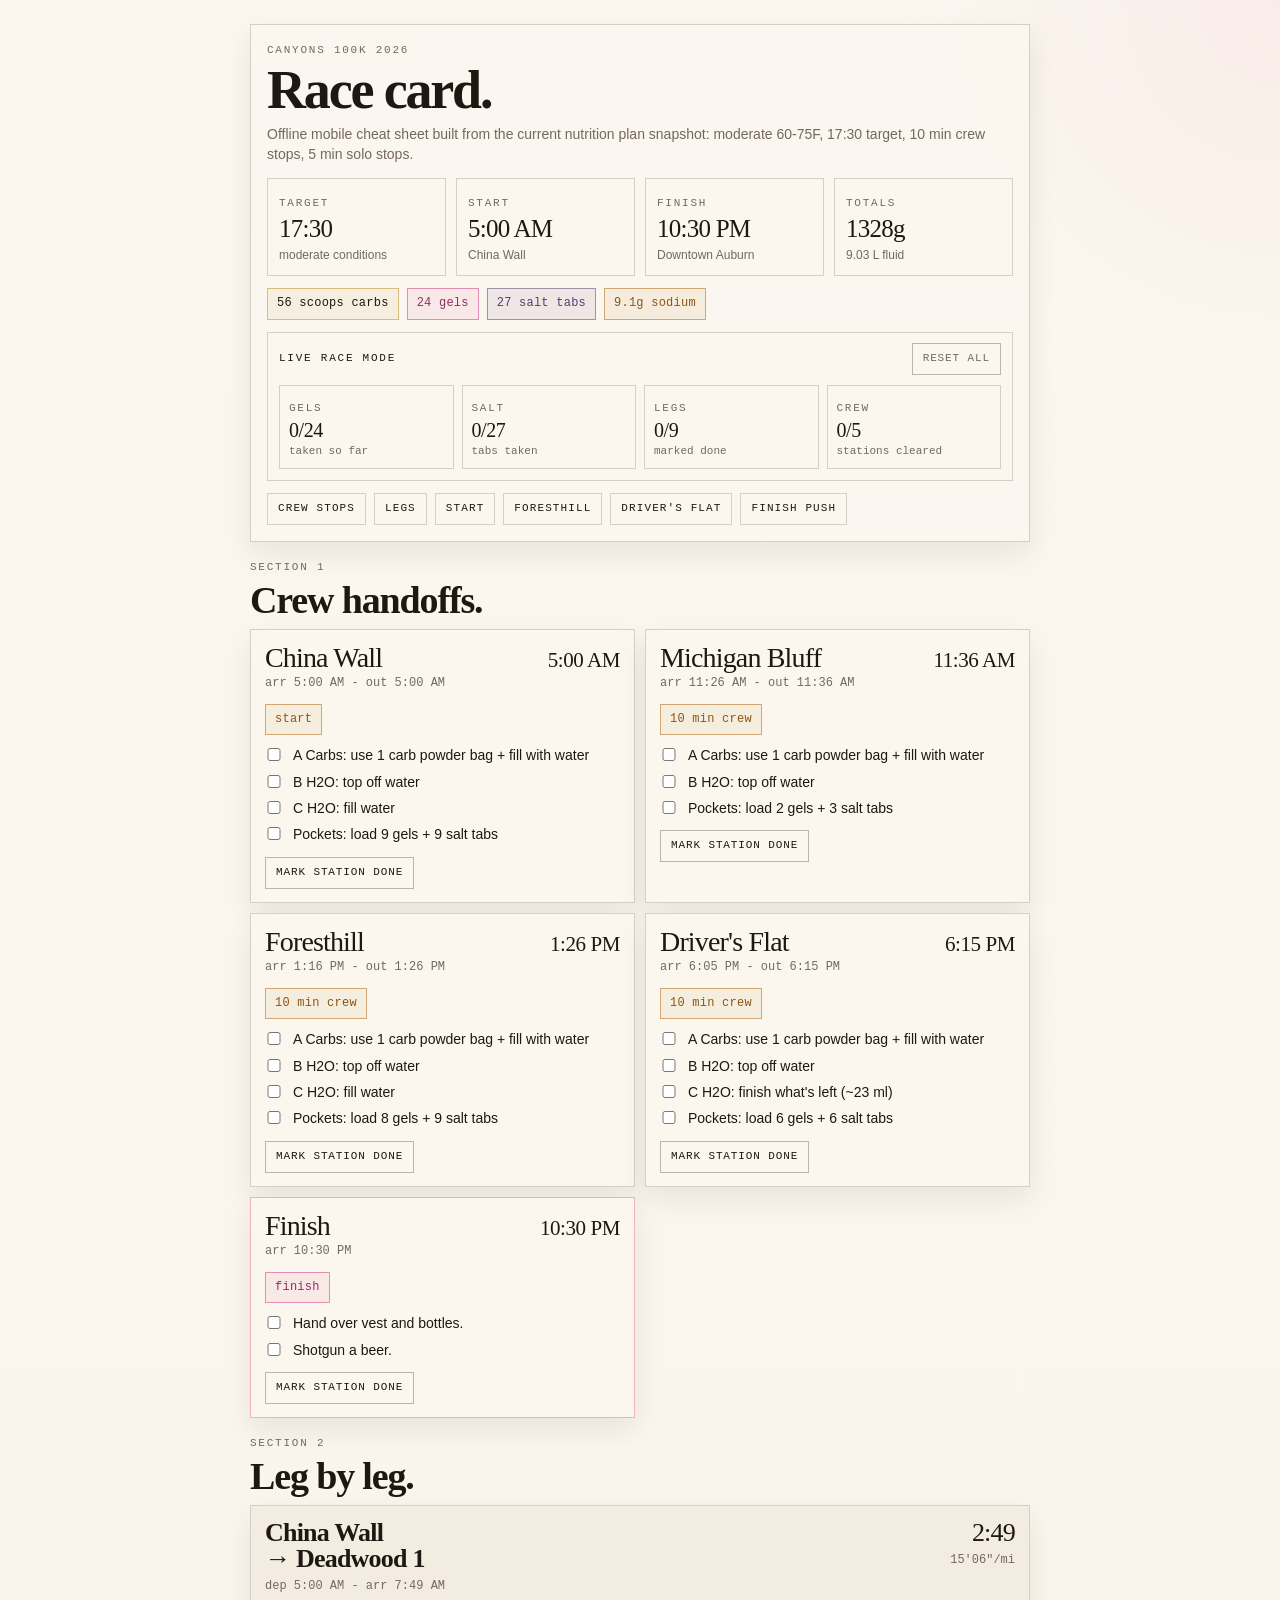
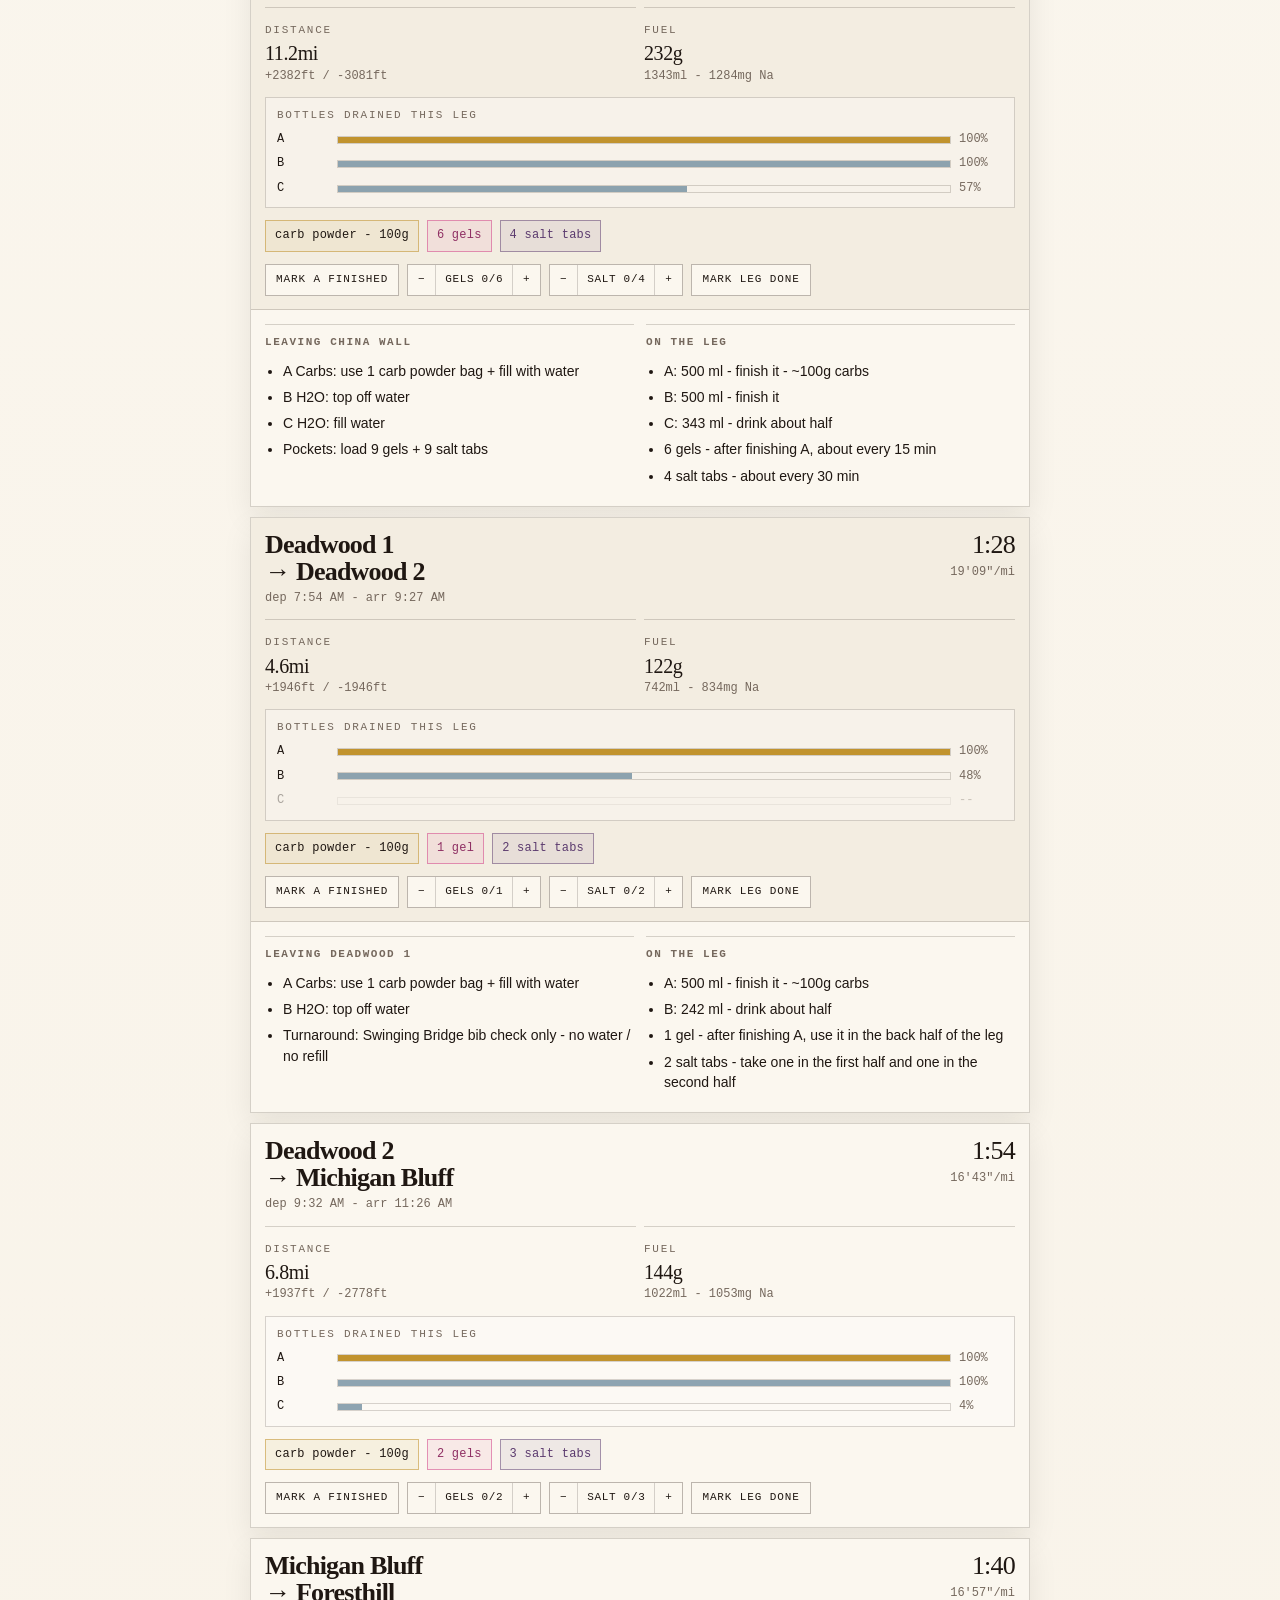
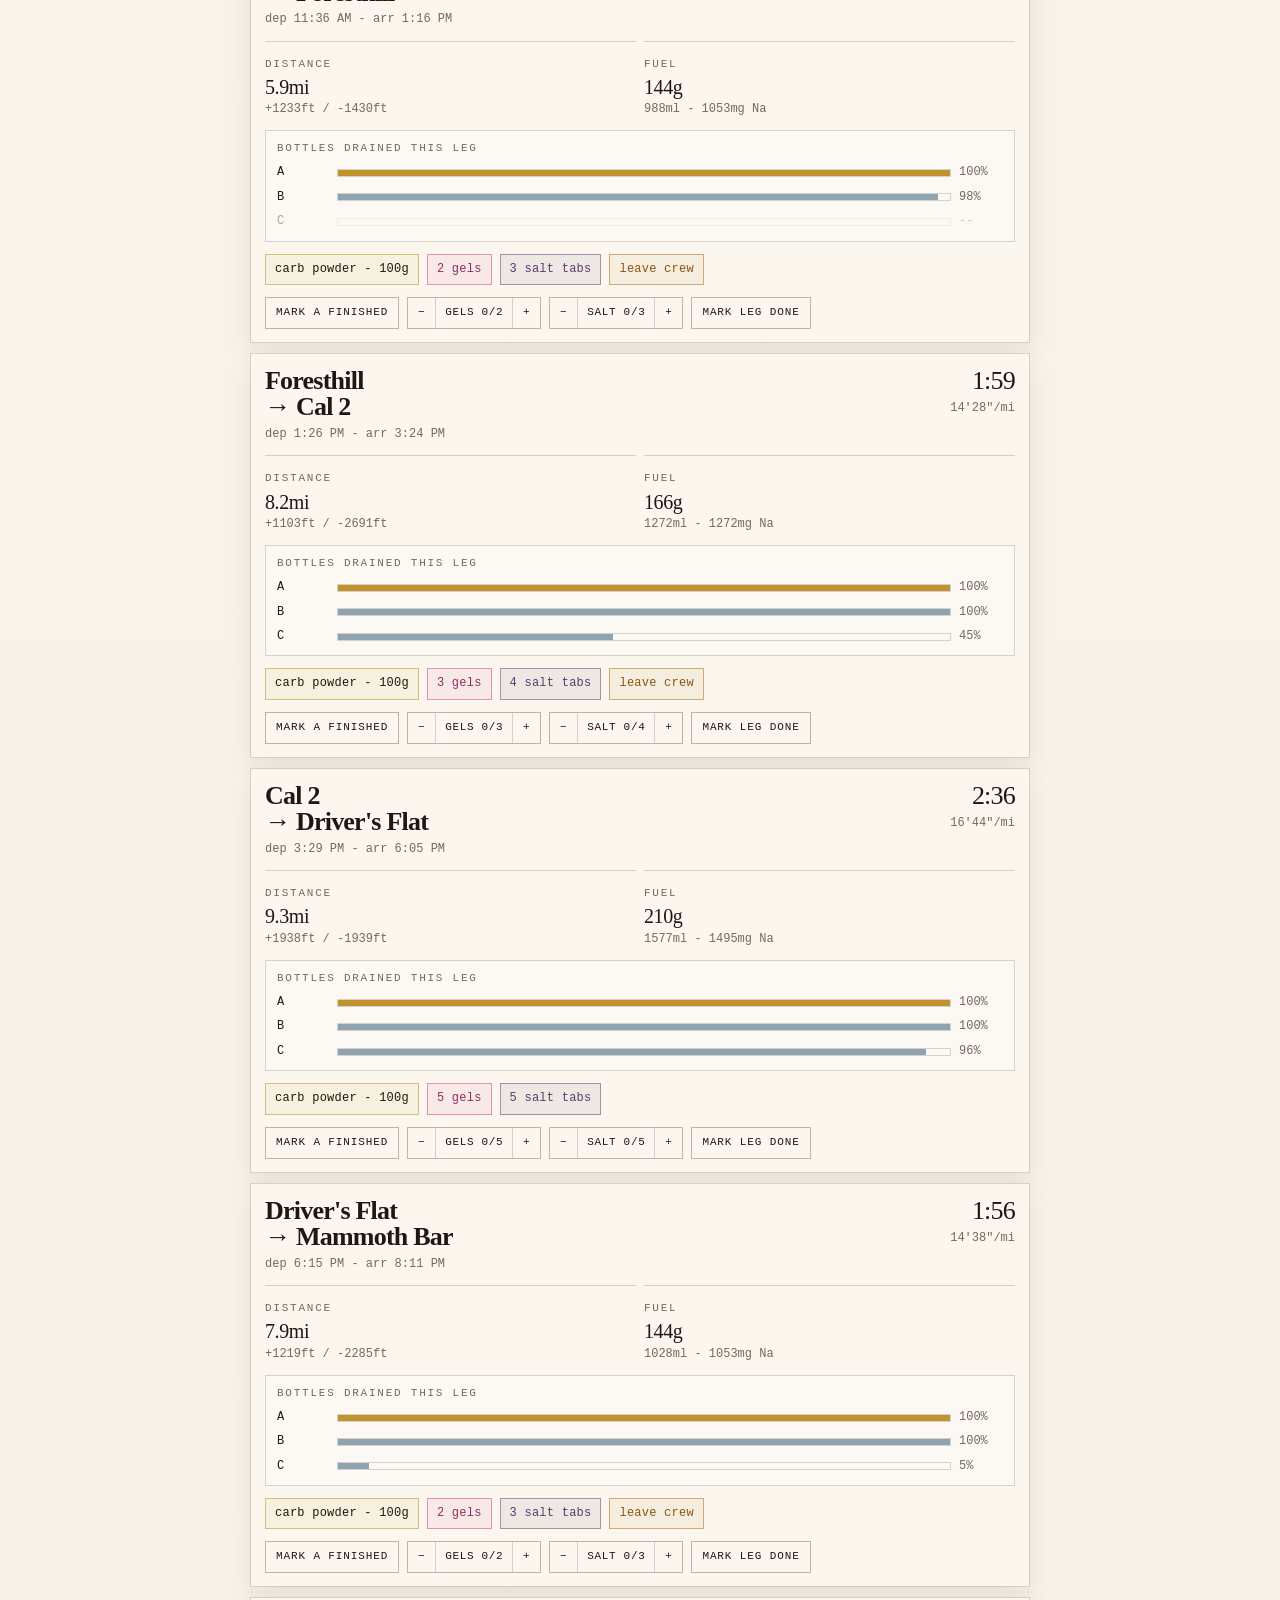
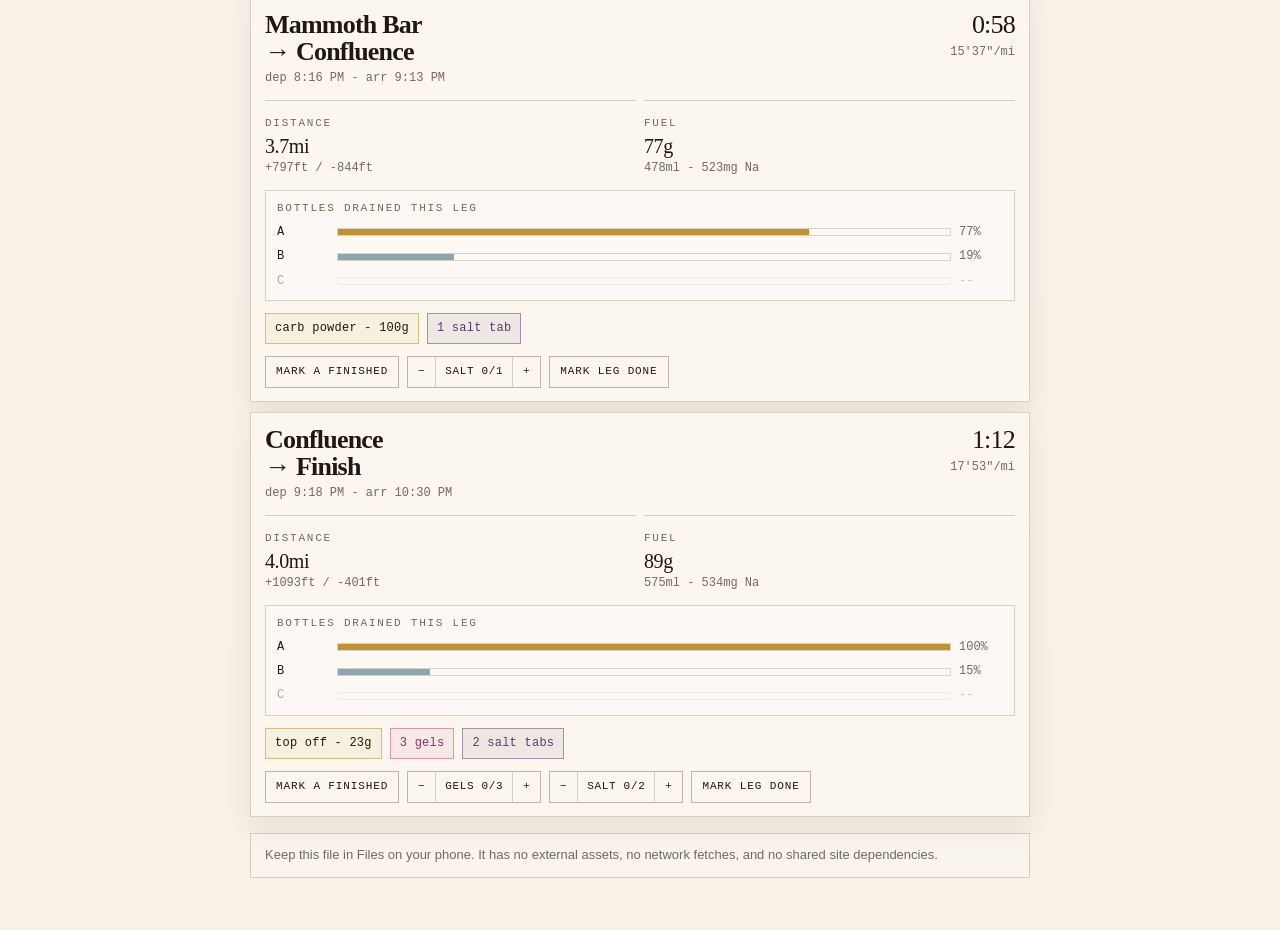
<file: cheat-sheet.html>
<!doctype html>
<html lang="en">
<head>
<meta charset="utf-8" />
<meta name="viewport" content="width=device-width, initial-scale=1" />
<title>Canyons 100K Race Card</title>
<style>
  :root {
    --bg: #f7f1e6;
    --paper: #fbf7ef;
    --line: rgba(40, 28, 20, 0.18);
    --line-strong: rgba(40, 28, 20, 0.3);
    --ink: #1f1712;
    --muted: #75685d;
    --accent: #d4478a;
    --gold: #c1932e;
    --water: #5b7d93;
    --crew: #b56f1d;
    --shadow: 0 12px 28px rgba(28, 21, 15, 0.08);
  }
  * { box-sizing: border-box; }
  html { scroll-behavior: smooth; }
  body {
    margin: 0;
    background:
      radial-gradient(circle at top right, rgba(212, 71, 138, 0.06), transparent 24rem),
      linear-gradient(180deg, #fbf7ef 0%, #f7f1e6 100%);
    color: var(--ink);
    font-family: ui-sans-serif, -apple-system, BlinkMacSystemFont, "Segoe UI", sans-serif;
    line-height: 1.45;
  }
  a { color: inherit; }
  .wrap {
    max-width: 820px;
    margin: 0 auto;
    padding: 20px 14px 40px;
  }
  .hero {
    background: rgba(251, 247, 239, 0.92);
    border: 1px solid var(--line);
    box-shadow: var(--shadow);
    padding: 18px 16px 16px;
    margin-bottom: 14px;
  }
  .eyebrow,
  .card-k,
  .section-k,
  .mini {
    font-family: ui-monospace, SFMono-Regular, Menlo, monospace;
    text-transform: uppercase;
    letter-spacing: 0.16em;
    color: var(--muted);
    font-size: 11px;
  }
  h1 {
    margin: 6px 0 8px;
    font-family: ui-serif, Georgia, Cambria, "Times New Roman", serif;
    font-size: clamp(38px, 9vw, 54px);
    line-height: 0.94;
    letter-spacing: -0.04em;
    font-weight: 600;
  }
  .hero p {
    margin: 0;
    color: var(--muted);
    font-size: 14px;
  }
  .summary-grid {
    display: grid;
    grid-template-columns: repeat(2, minmax(0, 1fr));
    gap: 10px;
    margin-top: 14px;
  }
  .summary-card {
    border: 1px solid var(--line);
    background: var(--paper);
    padding: 10px 11px 11px;
    min-width: 0;
  }
  .summary-card .v {
    margin-top: 5px;
    display: block;
    font-family: ui-serif, Georgia, Cambria, "Times New Roman", serif;
    font-size: 25px;
    letter-spacing: -0.03em;
    line-height: 0.98;
  }
  .summary-card .sub {
    margin-top: 5px;
    color: var(--muted);
    font-size: 12px;
  }
  .summary-strip {
    display: flex;
    flex-wrap: wrap;
    gap: 8px;
    margin-top: 12px;
  }
  .live-panel {
    margin-top: 12px;
    border: 1px solid var(--line);
    background: var(--paper);
    padding: 10px 11px 11px;
  }
  .live-top {
    display: flex;
    justify-content: space-between;
    align-items: center;
    gap: 10px;
  }
  .live-top .mini {
    color: var(--ink);
  }
  .live-grid {
    display: grid;
    grid-template-columns: repeat(2, minmax(0, 1fr));
    gap: 8px;
    margin-top: 10px;
  }
  .live-stat {
    border: 1px solid var(--line);
    padding: 8px 9px;
    min-width: 0;
  }
  .live-stat .v {
    display: block;
    margin-top: 3px;
    font-family: ui-serif, Georgia, Cambria, "Times New Roman", serif;
    font-size: 20px;
    line-height: 1;
    letter-spacing: -0.02em;
  }
  .live-stat .sub {
    margin-top: 4px;
    color: var(--muted);
    font-size: 11px;
    font-family: ui-monospace, SFMono-Regular, Menlo, monospace;
  }
  .pill {
    display: inline-flex;
    align-items: center;
    padding: 6px 9px;
    border: 1px solid var(--line);
    background: var(--paper);
    font-family: ui-monospace, SFMono-Regular, Menlo, monospace;
    font-size: 12px;
    letter-spacing: 0.02em;
  }
  .pill.carb { border-color: rgba(193, 147, 46, 0.55); background: rgba(193, 147, 46, 0.08); }
  .pill.gel { border-color: rgba(212, 71, 138, 0.55); background: rgba(212, 71, 138, 0.08); color: #8f2f63; }
  .pill.salt { border-color: rgba(91, 58, 110, 0.5); background: rgba(91, 58, 110, 0.08); color: #5b3a6e; }
  .pill.crew { border-color: rgba(181, 111, 29, 0.55); background: rgba(181, 111, 29, 0.08); color: #8d5614; }
  .jump-row {
    display: flex;
    flex-wrap: wrap;
    gap: 8px;
    margin-top: 12px;
  }
  .jump-row a {
    text-decoration: none;
    border: 1px solid var(--line);
    padding: 7px 10px;
    background: var(--paper);
    font-family: ui-monospace, SFMono-Regular, Menlo, monospace;
    font-size: 11px;
    letter-spacing: 0.1em;
    text-transform: uppercase;
  }
  .jump-row a:hover { background: #f3ede1; }
  section { margin-top: 18px; }
  .section-head {
    margin-bottom: 10px;
  }
  .section-head h2 {
    margin: 5px 0 0;
    font-family: ui-serif, Georgia, Cambria, "Times New Roman", serif;
    font-size: clamp(28px, 6vw, 38px);
    line-height: 1;
    letter-spacing: -0.03em;
    font-weight: 600;
  }
  .crew-grid,
  .leg-list {
    display: grid;
    gap: 10px;
  }
  .crew-card,
  .leg-card {
    border: 1px solid var(--line);
    background: var(--paper);
    box-shadow: var(--shadow);
  }
  .crew-card {
    padding: 14px 14px 13px;
  }
  .crew-card.finish { border-color: rgba(212, 71, 138, 0.4); }
  .crew-top {
    display: flex;
    justify-content: space-between;
    gap: 12px;
    align-items: baseline;
  }
  .crew-name {
    font-family: ui-serif, Georgia, Cambria, "Times New Roman", serif;
    font-size: 28px;
    line-height: 1;
    letter-spacing: -0.03em;
  }
  .crew-time {
    font-family: ui-serif, Georgia, Cambria, "Times New Roman", serif;
    font-size: 21px;
    letter-spacing: -0.02em;
    white-space: nowrap;
  }
  .crew-sub {
    margin-top: 3px;
    color: var(--muted);
    font-family: ui-monospace, SFMono-Regular, Menlo, monospace;
    font-size: 12px;
  }
  .crew-card ul,
  .detail-block ul {
    margin: 10px 0 0;
    padding-left: 18px;
  }
  .crew-card .checklist,
  .detail-block .checklist {
    list-style: none;
    padding-left: 0;
  }
  .crew-card li,
  .detail-block li {
    margin-bottom: 6px;
    font-size: 14px;
  }
  .check-row {
    display: grid;
    grid-template-columns: 18px minmax(0, 1fr);
    gap: 10px;
    align-items: flex-start;
  }
  .check-row input {
    margin: 3px 0 0;
  }
  .check-row span {
    min-width: 0;
  }
  .check-row input:checked + span {
    color: var(--muted);
    text-decoration: line-through;
  }
  .card-actions {
    display: flex;
    flex-wrap: wrap;
    gap: 8px;
    margin-top: 12px;
  }
  .toggle-chip,
  .reset-btn,
  .step-btn {
    appearance: none;
    border: 1px solid var(--line-strong);
    background: var(--paper);
    color: var(--ink);
    padding: 7px 10px;
    font: inherit;
    font-family: ui-monospace, SFMono-Regular, Menlo, monospace;
    font-size: 11px;
    letter-spacing: 0.08em;
    text-transform: uppercase;
    cursor: pointer;
  }
  .reset-btn {
    color: var(--muted);
  }
  .toggle-chip.is-on {
    border-color: rgba(212, 71, 138, 0.55);
    background: rgba(212, 71, 138, 0.08);
    color: #8f2f63;
  }
  details.leg-card {
    overflow: hidden;
  }
  details.leg-card summary {
    list-style: none;
    cursor: pointer;
    padding: 14px 14px 13px;
  }
  details.leg-card summary::-webkit-details-marker { display: none; }
  details.leg-card[open] summary {
    background: #f3ede1;
    border-bottom: 1px solid var(--line);
  }
  .leg-head {
    display: flex;
    justify-content: space-between;
    gap: 12px;
    align-items: flex-start;
  }
  .leg-title {
    font-family: ui-serif, Georgia, Cambria, "Times New Roman", serif;
    font-size: 26px;
    line-height: 1.02;
    letter-spacing: -0.03em;
    font-weight: 600;
  }
  .leg-kicker {
    margin-top: 5px;
    color: var(--muted);
    font-family: ui-monospace, SFMono-Regular, Menlo, monospace;
    font-size: 12px;
  }
  .leg-time {
    text-align: right;
    white-space: nowrap;
  }
  .leg-time .v {
    display: block;
    font-family: ui-serif, Georgia, Cambria, "Times New Roman", serif;
    font-size: 26px;
    line-height: 1;
    letter-spacing: -0.03em;
  }
  .leg-time .sub {
    margin-top: 4px;
    color: var(--muted);
    font-family: ui-monospace, SFMono-Regular, Menlo, monospace;
    font-size: 12px;
  }
  .leg-meta {
    display: grid;
    grid-template-columns: repeat(2, minmax(0, 1fr));
    gap: 8px;
    margin-top: 12px;
  }
  .meta-box {
    border-top: 1px solid var(--line);
    padding-top: 8px;
    min-width: 0;
  }
  .meta-box .v {
    display: block;
    margin-top: 4px;
    font-family: ui-serif, Georgia, Cambria, "Times New Roman", serif;
    font-size: 20px;
    line-height: 1.02;
    letter-spacing: -0.02em;
  }
  .meta-box .sub {
    margin-top: 4px;
    color: var(--muted);
    font-size: 12px;
    font-family: ui-monospace, SFMono-Regular, Menlo, monospace;
  }
  .bottle-grid {
    display: grid;
    gap: 7px;
    margin-top: 12px;
    padding: 10px 11px;
    border: 1px solid var(--line);
    background: rgba(255, 255, 255, 0.28);
  }
  .bottle-row {
    display: grid;
    grid-template-columns: 52px minmax(0, 1fr) 44px;
    gap: 8px;
    align-items: center;
    font-family: ui-monospace, SFMono-Regular, Menlo, monospace;
    font-size: 12px;
    color: var(--muted);
  }
  .bottle-row .label {
    color: var(--ink);
  }
  .bar {
    height: 8px;
    border: 1px solid var(--line);
    background: transparent;
    position: relative;
    overflow: hidden;
  }
  .bar i {
    position: absolute;
    inset: 0 auto 0 0;
    display: block;
    height: 100%;
  }
  .bar.carb i { background: var(--gold); }
  .bar.h2o i { background: rgba(91, 125, 147, 0.68); }
  .leg-pills {
    display: flex;
    flex-wrap: wrap;
    gap: 8px;
    margin-top: 12px;
  }
  .track-strip {
    display: flex;
    flex-wrap: wrap;
    gap: 8px;
    margin-top: 12px;
  }
  .stepper {
    display: inline-grid;
    grid-template-columns: 28px minmax(0, auto) 28px;
    align-items: stretch;
    border: 1px solid var(--line-strong);
    background: var(--paper);
    min-width: 0;
  }
  .stepper.is-done {
    border-color: rgba(212, 71, 138, 0.55);
    background: rgba(212, 71, 138, 0.08);
  }
  .step-btn {
    padding: 6px 0;
    border: 0;
    border-right: 1px solid var(--line);
    background: transparent;
  }
  .stepper .step-btn:last-child {
    border-right: 0;
    border-left: 1px solid var(--line);
  }
  .step-value {
    display: inline-flex;
    align-items: center;
    justify-content: center;
    padding: 0 9px;
    min-width: 0;
    font-family: ui-monospace, SFMono-Regular, Menlo, monospace;
    font-size: 11px;
    letter-spacing: 0.06em;
    text-transform: uppercase;
    white-space: nowrap;
  }
  .detail-grid {
    display: grid;
    gap: 12px;
    padding: 14px;
  }
  .detail-block {
    border-top: 1px solid var(--line);
    padding-top: 10px;
  }
  .detail-block h3 {
    margin: 0;
    font-family: ui-monospace, SFMono-Regular, Menlo, monospace;
    font-size: 11px;
    letter-spacing: 0.14em;
    text-transform: uppercase;
    color: var(--muted);
  }
  .footer-note {
    margin-top: 16px;
    padding: 12px 14px;
    border: 1px solid var(--line);
    background: rgba(251, 247, 239, 0.8);
    color: var(--muted);
    font-size: 13px;
  }
  @media (min-width: 760px) {
    .wrap { padding: 24px 20px 52px; }
    .summary-grid { grid-template-columns: repeat(4, minmax(0, 1fr)); }
    .live-grid { grid-template-columns: repeat(4, minmax(0, 1fr)); }
    .crew-grid { grid-template-columns: repeat(2, minmax(0, 1fr)); }
    .detail-grid { grid-template-columns: repeat(2, minmax(0, 1fr)); }
  }
  @media (max-width: 440px) {
    .wrap { padding-left: 10px; padding-right: 10px; }
    .hero { padding-left: 12px; padding-right: 12px; }
    .leg-head,
    .crew-top { flex-direction: column; align-items: flex-start; }
    .leg-time { text-align: left; }
    .bottle-row { grid-template-columns: 44px minmax(0, 1fr) 38px; }
  }
</style>
</head>
<body>
<div class="wrap">
  <header class="hero">
    <div class="eyebrow">Canyons 100K 2026</div>
    <h1>Race card.</h1>
    <p>Offline mobile cheat sheet built from the current nutrition plan snapshot: moderate 60-75F, 17:30 target, 10 min crew stops, 5 min solo stops.</p>
    <div class="summary-grid" id="summaryGrid"></div>
    <div class="summary-strip" id="summaryStrip"></div>
    <div class="live-panel" id="livePanel"></div>
    <div class="jump-row">
      <a href="#crew">Crew stops</a>
      <a href="#legs">Legs</a>
      <a href="#leg-1">Start</a>
      <a href="#leg-5">Foresthill</a>
      <a href="#leg-7">Driver's Flat</a>
      <a href="#leg-9">Finish push</a>
    </div>
  </header>

  <main>
    <section id="crew">
      <div class="section-head">
        <div class="section-k">Section 1</div>
        <h2>Crew handoffs.</h2>
      </div>
      <div class="crew-grid" id="crewGrid"></div>
    </section>

    <section id="legs">
      <div class="section-head">
        <div class="section-k">Section 2</div>
        <h2>Leg by leg.</h2>
      </div>
      <div class="leg-list" id="legList"></div>
    </section>

    <div class="footer-note">
      Keep this file in Files on your phone. It has no external assets, no network fetches, and no shared site dependencies.
    </div>
  </main>
</div>

<script>
const DATA = {
  "meta": {
    "heat": "moderate",
    "target": "17:30",
    "start": "5:00 AM",
    "finish": "10:30 PM",
    "carbs": 1328,
    "fluid": "9.03 L",
    "sodium": 9101,
    "gels": 24,
    "salt": 27,
    "scoops": 56
  },
  "crewStops": [
    {
      "name": "China Wall",
      "start": true,
      "finish": false,
      "arr": "5:00 AM",
      "dep": "5:00 AM",
      "dwellMin": 0
    },
    {
      "name": "Michigan Bluff",
      "start": false,
      "finish": false,
      "arr": "11:26 AM",
      "dep": "11:36 AM",
      "dwellMin": 10
    },
    {
      "name": "Foresthill",
      "start": false,
      "finish": false,
      "arr": "1:16 PM",
      "dep": "1:26 PM",
      "dwellMin": 10
    },
    {
      "name": "Driver's Flat",
      "start": false,
      "finish": false,
      "arr": "6:05 PM",
      "dep": "6:15 PM",
      "dwellMin": 10
    },
    {
      "name": "Finish",
      "start": false,
      "finish": true,
      "arr": "10:30 PM",
      "dep": null,
      "dwellMin": 0
    }
  ],
  "legs": [
    {
      "from": "China Wall",
      "to": "Deadwood 1",
      "crew": false,
      "mile": 11.2,
      "gain": 2382,
      "loss": 3081,
      "time": "2:49",
      "dep": "5:00 AM",
      "arr": "7:49 AM",
      "pace": "15'06\"/mi",
      "carbs": 232,
      "fluidMl": 1343,
      "sodium": 1284,
      "bottles": { "A": 100, "B": 100, "C": 57 },
      "topPills": { "bag": "carb powder - 100g", "gels": 6, "salt": 4 },
      "leaving": [
        "A Carbs: use 1 carb powder bag + fill with water",
        "B H2O: top off water",
        "C H2O: fill water",
        "Pockets: load 9 gels + 9 salt tabs"
      ],
      "onLeg": [
        "A: 500 ml - finish it - ~100g carbs",
        "B: 500 ml - finish it",
        "C: 343 ml - drink about half",
        "6 gels - after finishing A, about every 15 min",
        "4 salt tabs - about every 30 min"
      ]
    },
    {
      "from": "Deadwood 1",
      "to": "Deadwood 2",
      "crew": false,
      "mile": 4.6,
      "gain": 1946,
      "loss": 1946,
      "time": "1:28",
      "dep": "7:54 AM",
      "arr": "9:27 AM",
      "pace": "19'09\"/mi",
      "carbs": 122,
      "fluidMl": 742,
      "sodium": 834,
      "bottles": { "A": 100, "B": 48, "C": null },
      "topPills": { "bag": "carb powder - 100g", "gels": 1, "salt": 2 },
      "leaving": [
        "A Carbs: use 1 carb powder bag + fill with water",
        "B H2O: top off water",
        "Turnaround: Swinging Bridge bib check only - no water / no refill"
      ],
      "onLeg": [
        "A: 500 ml - finish it - ~100g carbs",
        "B: 242 ml - drink about half",
        "1 gel - after finishing A, use it in the back half of the leg",
        "2 salt tabs - take one in the first half and one in the second half"
      ]
    },
    {
      "from": "Deadwood 2",
      "to": "Michigan Bluff",
      "crew": false,
      "mile": 6.8,
      "gain": 1937,
      "loss": 2778,
      "time": "1:54",
      "dep": "9:32 AM",
      "arr": "11:26 AM",
      "pace": "16'43\"/mi",
      "carbs": 144,
      "fluidMl": 1022,
      "sodium": 1053,
      "bottles": { "A": 100, "B": 100, "C": 4 },
      "topPills": { "bag": "carb powder - 100g", "gels": 2, "salt": 3 },
      "leaving": [
        "A Carbs: use 1 carb powder bag + fill with water",
        "B H2O: top off water",
        "C H2O: fill water"
      ],
      "onLeg": [
        "A: 500 ml - finish it - ~100g carbs",
        "B: 500 ml - finish it",
        "C: 22 ml - just a few sips",
        "2 gels - after finishing A, use one soon after and one later",
        "3 salt tabs - about every 30 min"
      ]
    },
    {
      "from": "Michigan Bluff",
      "to": "Foresthill",
      "crew": true,
      "mile": 5.9,
      "gain": 1233,
      "loss": 1430,
      "time": "1:40",
      "dep": "11:36 AM",
      "arr": "1:16 PM",
      "pace": "16'57\"/mi",
      "carbs": 144,
      "fluidMl": 988,
      "sodium": 1053,
      "bottles": { "A": 100, "B": 98, "C": null },
      "topPills": { "bag": "carb powder - 100g", "gels": 2, "salt": 3 },
      "leaving": [
        "A Carbs: use 1 carb powder bag + fill with water",
        "B H2O: top off water",
        "Pockets: load 2 gels + 3 salt tabs"
      ],
      "onLeg": [
        "A: 500 ml - finish it - ~100g carbs",
        "B: 488 ml - drink almost all of it",
        "2 gels - after finishing A, use one soon after and one later",
        "3 salt tabs - about every 30 min"
      ]
    },
    {
      "from": "Foresthill",
      "to": "Cal 2",
      "crew": true,
      "mile": 8.2,
      "gain": 1103,
      "loss": 2691,
      "time": "1:59",
      "dep": "1:26 PM",
      "arr": "3:24 PM",
      "pace": "14'28\"/mi",
      "carbs": 166,
      "fluidMl": 1272,
      "sodium": 1272,
      "bottles": { "A": 100, "B": 100, "C": 45 },
      "topPills": { "bag": "carb powder - 100g", "gels": 3, "salt": 4 },
      "leaving": [
        "A Carbs: use 1 carb powder bag + fill with water",
        "B H2O: top off water",
        "C H2O: fill water",
        "Pockets: load 8 gels + 9 salt tabs"
      ],
      "onLeg": [
        "A: 500 ml - finish it - ~100g carbs",
        "B: 500 ml - finish it",
        "C: 272 ml - drink about half",
        "3 gels - after finishing A, about every 20 min",
        "4 salt tabs - about every 20 min"
      ]
    },
    {
      "from": "Cal 2",
      "to": "Driver's Flat",
      "crew": false,
      "mile": 9.3,
      "gain": 1938,
      "loss": 1939,
      "time": "2:36",
      "dep": "3:29 PM",
      "arr": "6:05 PM",
      "pace": "16'44\"/mi",
      "carbs": 210,
      "fluidMl": 1577,
      "sodium": 1495,
      "bottles": { "A": 100, "B": 100, "C": 96 },
      "topPills": { "bag": "carb powder - 100g", "gels": 5, "salt": 5 },
      "leaving": [
        "A Carbs: use 1 carb powder bag + fill with water",
        "B H2O: top off water",
        "C H2O: fill water"
      ],
      "onLeg": [
        "A: 500 ml - finish it - ~100g carbs",
        "B: 500 ml - finish it",
        "C: 577 ml - drink almost all of it",
        "5 gels - after finishing A, about every 20 min",
        "5 salt tabs - about every 30 min"
      ]
    },
    {
      "from": "Driver's Flat",
      "to": "Mammoth Bar",
      "crew": true,
      "mile": 7.9,
      "gain": 1219,
      "loss": 2285,
      "time": "1:56",
      "dep": "6:15 PM",
      "arr": "8:11 PM",
      "pace": "14'38\"/mi",
      "carbs": 144,
      "fluidMl": 1028,
      "sodium": 1053,
      "bottles": { "A": 100, "B": 100, "C": 5 },
      "topPills": { "bag": "carb powder - 100g", "gels": 2, "salt": 3 },
      "leaving": [
        "A Carbs: use 1 carb powder bag + fill with water",
        "B H2O: top off water",
        "C H2O: finish what's left (~23 ml)",
        "Pockets: load 6 gels + 6 salt tabs"
      ],
      "onLeg": [
        "A: 500 ml - finish it - ~100g carbs",
        "B: 500 ml - finish it",
        "C: 28 ml - just a few sips",
        "2 gels - after finishing A, use one soon after and one later",
        "3 salt tabs - about every 30 min"
      ]
    },
    {
      "from": "Mammoth Bar",
      "to": "Confluence",
      "crew": false,
      "mile": 3.7,
      "gain": 797,
      "loss": 844,
      "time": "0:58",
      "dep": "8:16 PM",
      "arr": "9:13 PM",
      "pace": "15'37\"/mi",
      "carbs": 77,
      "fluidMl": 478,
      "sodium": 523,
      "bottles": { "A": 77, "B": 19, "C": null },
      "topPills": { "bag": "carb powder - 100g", "gels": 0, "salt": 1 },
      "leaving": [
        "A Carbs: use 1 carb powder bag + fill with water",
        "B H2O: top off water"
      ],
      "onLeg": [
        "A: 385 ml - drink about 3/4 to 4/5 - ~77g carbs",
        "B: 93 ml - just a few pulls",
        "1 salt tab - take it around halfway"
      ]
    },
    {
      "from": "Confluence",
      "to": "Finish",
      "crew": false,
      "mile": 4,
      "gain": 1093,
      "loss": 401,
      "time": "1:12",
      "dep": "9:18 PM",
      "arr": "10:30 PM",
      "pace": "17'53\"/mi",
      "carbs": 89,
      "fluidMl": 575,
      "sodium": 534,
      "bottles": { "A": 100, "B": 15, "C": null },
      "topPills": { "bag": "top off - 23g", "gels": 3, "salt": 2 },
      "leaving": [
        "A Carbs: keep carry-over + top off lightly (~216ml total, 23g left)",
        "B H2O: top off water"
      ],
      "onLeg": [
        "A: 216 ml - finish it - ~23g carbs",
        "B: 359 ml - drink about 2/3",
        "3 gels - after finishing A, about every 15 min",
        "2 salt tabs - take one in the first half and one in the second half"
      ]
    }
  ]
};

const summaryGrid = document.getElementById('summaryGrid');
const summaryStrip = document.getElementById('summaryStrip');
const livePanel = document.getElementById('livePanel');
const crewGrid = document.getElementById('crewGrid');
const legList = document.getElementById('legList');
const PROGRESS_KEY = 'canyons_cheat_progress_v1';

function esc(value) {
  return String(value)
    .replaceAll('&', '&amp;')
    .replaceAll('<', '&lt;')
    .replaceAll('>', '&gt;')
    .replaceAll('"', '&quot;');
}

function summaryCard(label, value, sub) {
  return `<div class="summary-card"><span class="card-k">${label}</span><span class="v">${value}</span><div class="sub">${sub}</div></div>`;
}

function pill(label, cls) {
  return `<span class="pill ${cls}">${esc(label)}</span>`;
}
function countLabel(n, singular, plural = `${singular}s`) {
  return `${n} ${n === 1 ? singular : plural}`;
}
function slug(value) {
  return String(value).toLowerCase().replace(/[^a-z0-9]+/g, '-').replace(/^-|-$/g, '');
}
function loadProgress() {
  try {
    const raw = localStorage.getItem(PROGRESS_KEY);
    if (!raw) return { legs: {}, crewDone: {}, crewChecks: {} };
    const parsed = JSON.parse(raw);
    return {
      legs: parsed?.legs && typeof parsed.legs === 'object' ? parsed.legs : {},
      crewDone: parsed?.crewDone && typeof parsed.crewDone === 'object' ? parsed.crewDone : {},
      crewChecks: parsed?.crewChecks && typeof parsed.crewChecks === 'object' ? parsed.crewChecks : {}
    };
  } catch {
    return { legs: {}, crewDone: {}, crewChecks: {} };
  }
}
const progress = loadProgress();
function saveProgress() {
  try {
    localStorage.setItem(PROGRESS_KEY, JSON.stringify(progress));
  } catch {}
}
function getLegProgress(idx, leg) {
  const key = String(idx);
  const existing = progress.legs[key] || {};
  const next = {
    aDone: Boolean(existing.aDone),
    done: Boolean(existing.done),
    gels: Math.max(0, Math.min(leg.topPills.gels || 0, Number(existing.gels) || 0)),
    salt: Math.max(0, Math.min(leg.topPills.salt || 0, Number(existing.salt) || 0))
  };
  progress.legs[key] = next;
  return next;
}
function crewCheckKey(stopIdx, itemIdx) {
  return `${stopIdx}:${itemIdx}`;
}
function progressTotals() {
  const totals = { gels: 0, gelsMax: 0, salt: 0, saltMax: 0, legs: 0, legsMax: DATA.legs.length, crew: 0, crewMax: DATA.crewStops.length };
  DATA.legs.forEach((leg, idx) => {
    const state = getLegProgress(idx, leg);
    totals.gels += state.gels;
    totals.gelsMax += leg.topPills.gels || 0;
    totals.salt += state.salt;
    totals.saltMax += leg.topPills.salt || 0;
    totals.legs += state.done ? 1 : 0;
  });
  DATA.crewStops.forEach((_, idx) => {
    totals.crew += progress.crewDone[String(idx)] ? 1 : 0;
  });
  return totals;
}
function liveStat(label, value, sub) {
  return `<div class="live-stat"><span class="mini">${label}</span><span class="v">${value}</span><div class="sub">${sub}</div></div>`;
}
function trackToggle(label, active, attrs) {
  return `<button type="button" class="toggle-chip ${active ? 'is-on' : ''}" ${attrs}>${esc(label)}</button>`;
}
function stepper(label, count, total, attrsBase) {
  return `<div class="stepper ${count >= total && total > 0 ? 'is-done' : ''}">
    <button type="button" class="step-btn" ${attrsBase}="-1">−</button>
    <span class="step-value">${esc(label)} ${count}/${total}</span>
    <button type="button" class="step-btn" ${attrsBase}="1">+</button>
  </div>`;
}
function renderLivePanel() {
  const totals = progressTotals();
  livePanel.innerHTML = `
    <div class="live-top">
      <span class="mini">Live race mode</span>
      <button type="button" class="reset-btn" id="resetRaceBtn">Reset all</button>
    </div>
    <div class="live-grid">
      ${liveStat('Gels', `${totals.gels}/${totals.gelsMax}`, 'taken so far')}
      ${liveStat('Salt', `${totals.salt}/${totals.saltMax}`, 'tabs taken')}
      ${liveStat('Legs', `${totals.legs}/${totals.legsMax}`, 'marked done')}
      ${liveStat('Crew', `${totals.crew}/${totals.crewMax}`, 'stations cleared')}
    </div>
  `;
}
function renderCrew() {
  const crewLegMap = new Map(DATA.legs.map((leg) => [leg.from, leg]));
  crewGrid.innerHTML = DATA.crewStops.map((stop, stopIdx) => {
    const nextLeg = crewLegMap.get(stop.name);
    const actions = [];
    if (stop.finish) {
      actions.push('Hand over vest and bottles.');
      actions.push('Shotgun a beer.');
    } else if (nextLeg) {
      actions.push(...nextLeg.leaving);
    }
    const chips = [];
    if (stop.start) chips.push(pill('start', 'crew'));
    else if (stop.finish) chips.push(pill('finish', 'gel'));
    else chips.push(pill(`${stop.dwellMin} min crew`, 'crew'));
    if (progress.crewDone[String(stopIdx)]) chips.push(pill('done', 'gel'));
    const checklist = actions.map((item, itemIdx) => `
      <li>
        <label class="check-row">
          <input type="checkbox" data-crew-check="${stopIdx}:${itemIdx}" ${progress.crewChecks[crewCheckKey(stopIdx, itemIdx)] ? 'checked' : ''} />
          <span>${esc(item)}</span>
        </label>
      </li>
    `).join('');
    return `
      <article class="crew-card ${stop.finish ? 'finish' : ''}" id="crew-${slug(stop.name)}">
        <div class="crew-top">
          <div>
            <div class="crew-name">${esc(stop.name)}</div>
            <div class="crew-sub">${stop.finish ? `arr ${esc(stop.arr)}` : `arr ${esc(stop.arr)} - out ${esc(stop.dep)}`}</div>
          </div>
          <div class="crew-time">${stop.finish ? esc(stop.arr) : esc(stop.dep)}</div>
        </div>
        <div class="summary-strip">${chips.join('')}</div>
        <ul class="checklist">${checklist}</ul>
        <div class="card-actions">
          ${trackToggle(progress.crewDone[String(stopIdx)] ? 'Station done' : 'Mark station done', progress.crewDone[String(stopIdx)], `data-crew-done="${stopIdx}"`)}
        </div>
      </article>
    `;
  }).join('');
}
function renderLegs() {
  const openLegs = new Set(Array.from(document.querySelectorAll('details.leg-card[open]')).map((el) => el.id));
  legList.innerHTML = DATA.legs.map((leg, idx) => {
    const state = getLegProgress(idx, leg);
    const pills = [
      pill(leg.topPills.bag, 'carb'),
      leg.topPills.gels ? pill(countLabel(leg.topPills.gels, 'gel'), 'gel') : '',
      leg.topPills.salt ? pill(countLabel(leg.topPills.salt, 'salt tab', 'salt tabs'), 'salt') : '',
      leg.crew ? pill('leave crew', 'crew') : ''
    ].filter(Boolean).join('');

    const bottleRows = [
      { key: 'A', label: 'A', pct: leg.bottles.A, cls: 'carb' },
      { key: 'B', label: 'B', pct: leg.bottles.B, cls: 'h2o' },
      { key: 'C', label: 'C', pct: leg.bottles.C, cls: 'h2o' }
    ].map((item) => {
      const pct = item.pct == null ? '--' : `${item.pct}%`;
      const width = item.pct == null ? 0 : item.pct;
      const opacity = item.pct == null ? ' style="opacity:0.35"' : '';
      return `<div class="bottle-row"${opacity}><span class="label">${item.label}</span><div class="bar ${item.cls}"><i style="width:${width}%"></i></div><span>${pct}</span></div>`;
    }).join('');

    const tracker = `
      <div class="track-strip">
        ${trackToggle(state.aDone ? 'A finished' : 'Mark A finished', state.aDone, `data-leg-toggle="${idx}:aDone"`)}
        ${leg.topPills.gels ? stepper('Gels', state.gels, leg.topPills.gels, `data-leg-step="${idx}:gels:`) : ''}
        ${leg.topPills.salt ? stepper('Salt', state.salt, leg.topPills.salt, `data-leg-step="${idx}:salt:`) : ''}
        ${trackToggle(state.done ? 'Leg done' : 'Mark leg done', state.done, `data-leg-toggle="${idx}:done"`)}
      </div>
    `;

    const legId = `leg-${idx + 1}`;
    const isOpen = openLegs.size ? openLegs.has(legId) : idx < 2;
    return `
      <details class="leg-card" id="${legId}" ${isOpen ? 'open' : ''}>
        <summary>
          <div class="leg-head">
            <div>
              <div class="leg-title">${esc(leg.from)}<br />&rarr; ${esc(leg.to)}</div>
              <div class="leg-kicker">dep ${esc(leg.dep)} - arr ${esc(leg.arr)}</div>
            </div>
            <div class="leg-time">
              <span class="v">${esc(leg.time)}</span>
              <span class="sub">${esc(leg.pace)}</span>
            </div>
          </div>
          <div class="leg-meta">
            <div class="meta-box"><span class="mini">Distance</span><span class="v">${leg.mile.toFixed(1)}mi</span><div class="sub">+${leg.gain}ft / -${leg.loss}ft</div></div>
            <div class="meta-box"><span class="mini">Fuel</span><span class="v">${leg.carbs}g</span><div class="sub">${leg.fluidMl}ml - ${leg.sodium}mg Na</div></div>
          </div>
          <div class="bottle-grid">
            <div class="mini">Bottles drained this leg</div>
            ${bottleRows}
          </div>
          <div class="leg-pills">${pills}</div>
          ${tracker}
        </summary>
        <div class="detail-grid">
          <div class="detail-block">
            <h3>Leaving ${esc(leg.from)}</h3>
            <ul>${leg.leaving.map((item) => `<li>${esc(item)}</li>`).join('')}</ul>
          </div>
          <div class="detail-block">
            <h3>On the leg</h3>
            <ul>${leg.onLeg.map((item) => `<li>${esc(item)}</li>`).join('')}</ul>
          </div>
        </div>
      </details>
    `;
  }).join('');
}
function bindProgressEvents() {
  const resetBtn = document.getElementById('resetRaceBtn');
  if (resetBtn) {
    resetBtn.addEventListener('click', () => {
      progress.legs = {};
      progress.crewDone = {};
      progress.crewChecks = {};
      saveProgress();
      renderApp();
    });
  }
  document.querySelectorAll('[data-crew-check]').forEach((input) => {
    input.addEventListener('change', (event) => {
      const key = event.currentTarget.getAttribute('data-crew-check');
      progress.crewChecks[key] = event.currentTarget.checked;
      saveProgress();
      renderLivePanel();
    });
  });
  document.querySelectorAll('[data-crew-done]').forEach((button) => {
    button.addEventListener('click', () => {
      const idx = button.getAttribute('data-crew-done');
      progress.crewDone[idx] = !progress.crewDone[idx];
      saveProgress();
      renderApp();
    });
  });
  document.querySelectorAll('[data-leg-toggle]').forEach((button) => {
    button.addEventListener('click', (event) => {
      event.preventDefault();
      event.stopPropagation();
      const [idx, field] = button.getAttribute('data-leg-toggle').split(':');
      const state = getLegProgress(Number(idx), DATA.legs[Number(idx)]);
      state[field] = !state[field];
      saveProgress();
      renderApp();
    });
  });
  document.querySelectorAll('[data-leg-step]').forEach((button) => {
    button.addEventListener('click', (event) => {
      event.preventDefault();
      event.stopPropagation();
      const [idx, field, delta] = button.getAttribute('data-leg-step').split(':');
      const leg = DATA.legs[Number(idx)];
      const state = getLegProgress(Number(idx), leg);
      const max = leg.topPills[field] || 0;
      state[field] = Math.max(0, Math.min(max, state[field] + Number(delta)));
      saveProgress();
      renderApp();
    });
  });
}
function renderApp() {
  renderLivePanel();
  renderCrew();
  renderLegs();
  bindProgressEvents();
}

summaryGrid.innerHTML = [
  summaryCard('Target', DATA.meta.target, `${DATA.meta.heat} conditions`),
  summaryCard('Start', DATA.meta.start, 'China Wall'),
  summaryCard('Finish', DATA.meta.finish, 'Downtown Auburn'),
  summaryCard('Totals', `${DATA.meta.carbs}g`, `${DATA.meta.fluid} fluid`)
].join('');

summaryStrip.innerHTML = [
  pill(`${DATA.meta.scoops} scoops carbs`, 'carb'),
  pill(`${DATA.meta.gels} gels`, 'gel'),
  pill(`${DATA.meta.salt} salt tabs`, 'salt'),
  pill(`${Math.round(DATA.meta.sodium / 1000 * 10) / 10}g sodium`, 'crew')
].join('');
renderApp();
</script>
</body>
</html>
</file>
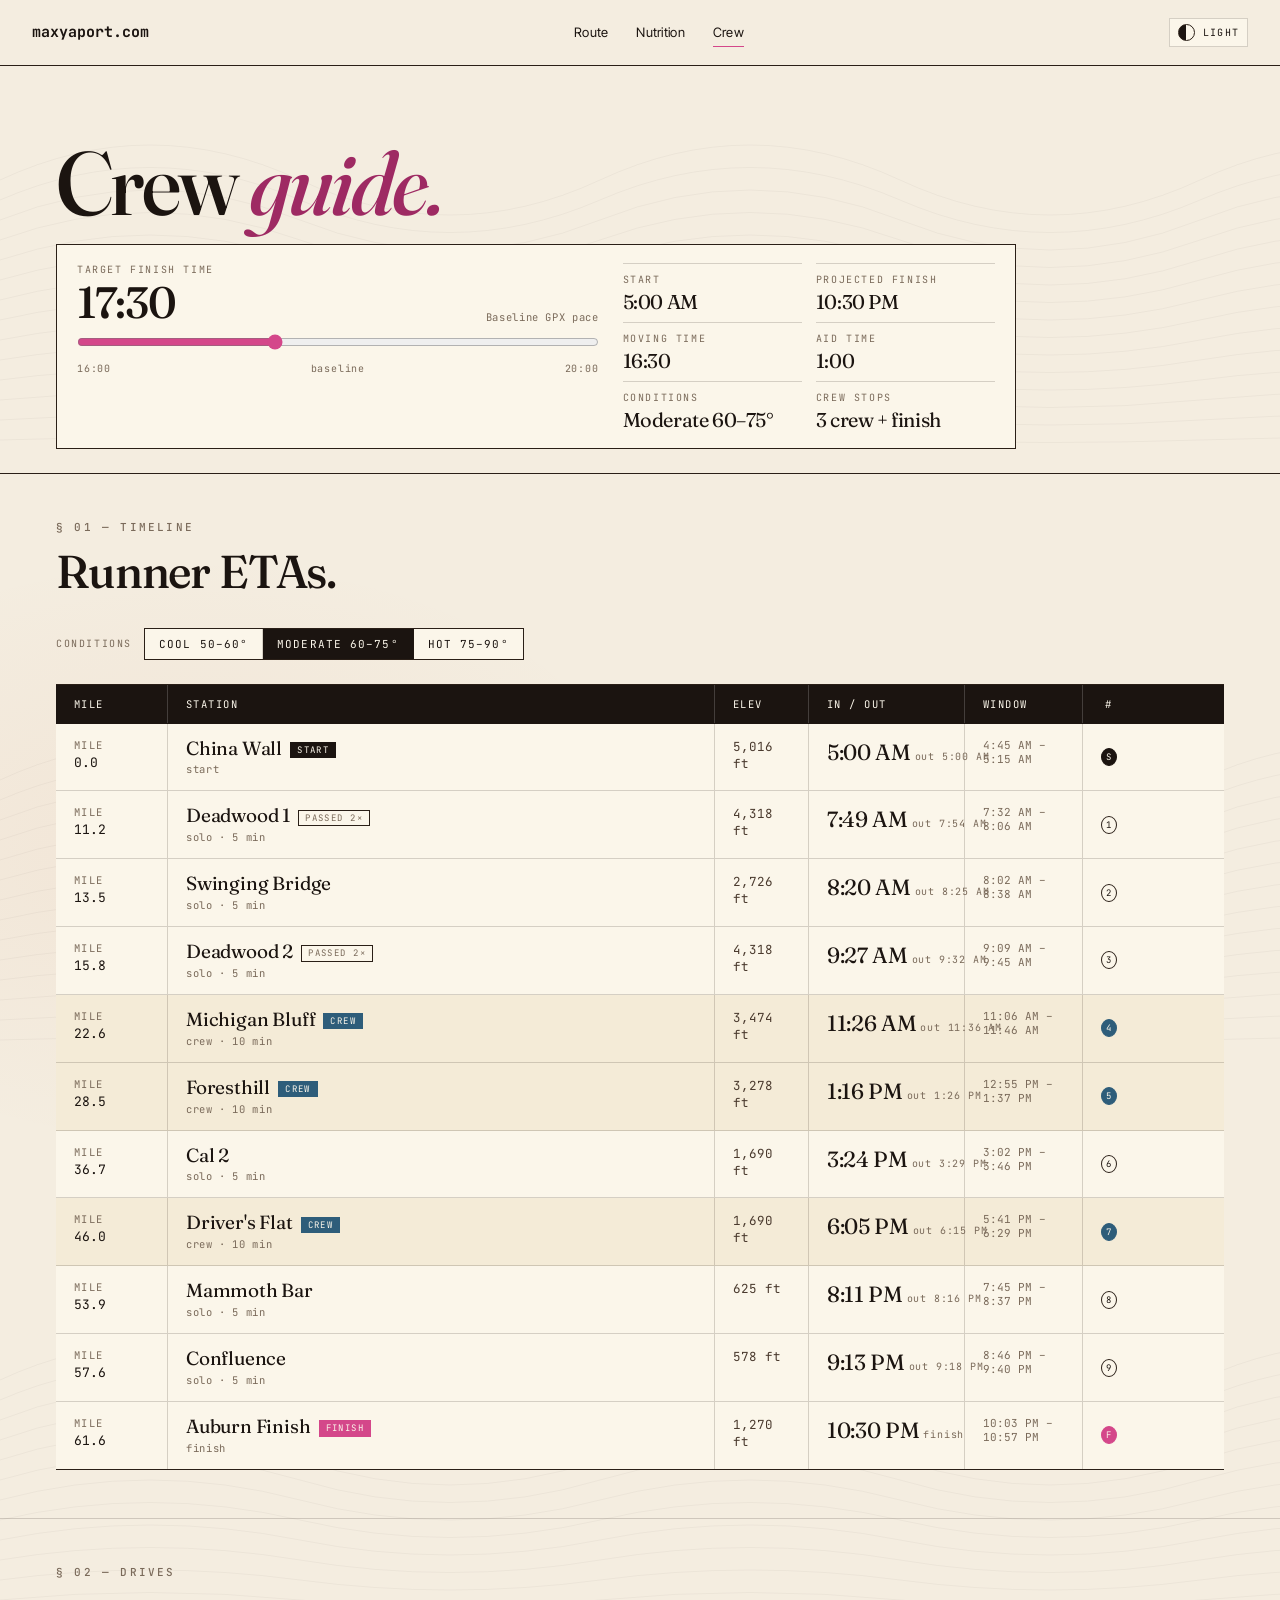
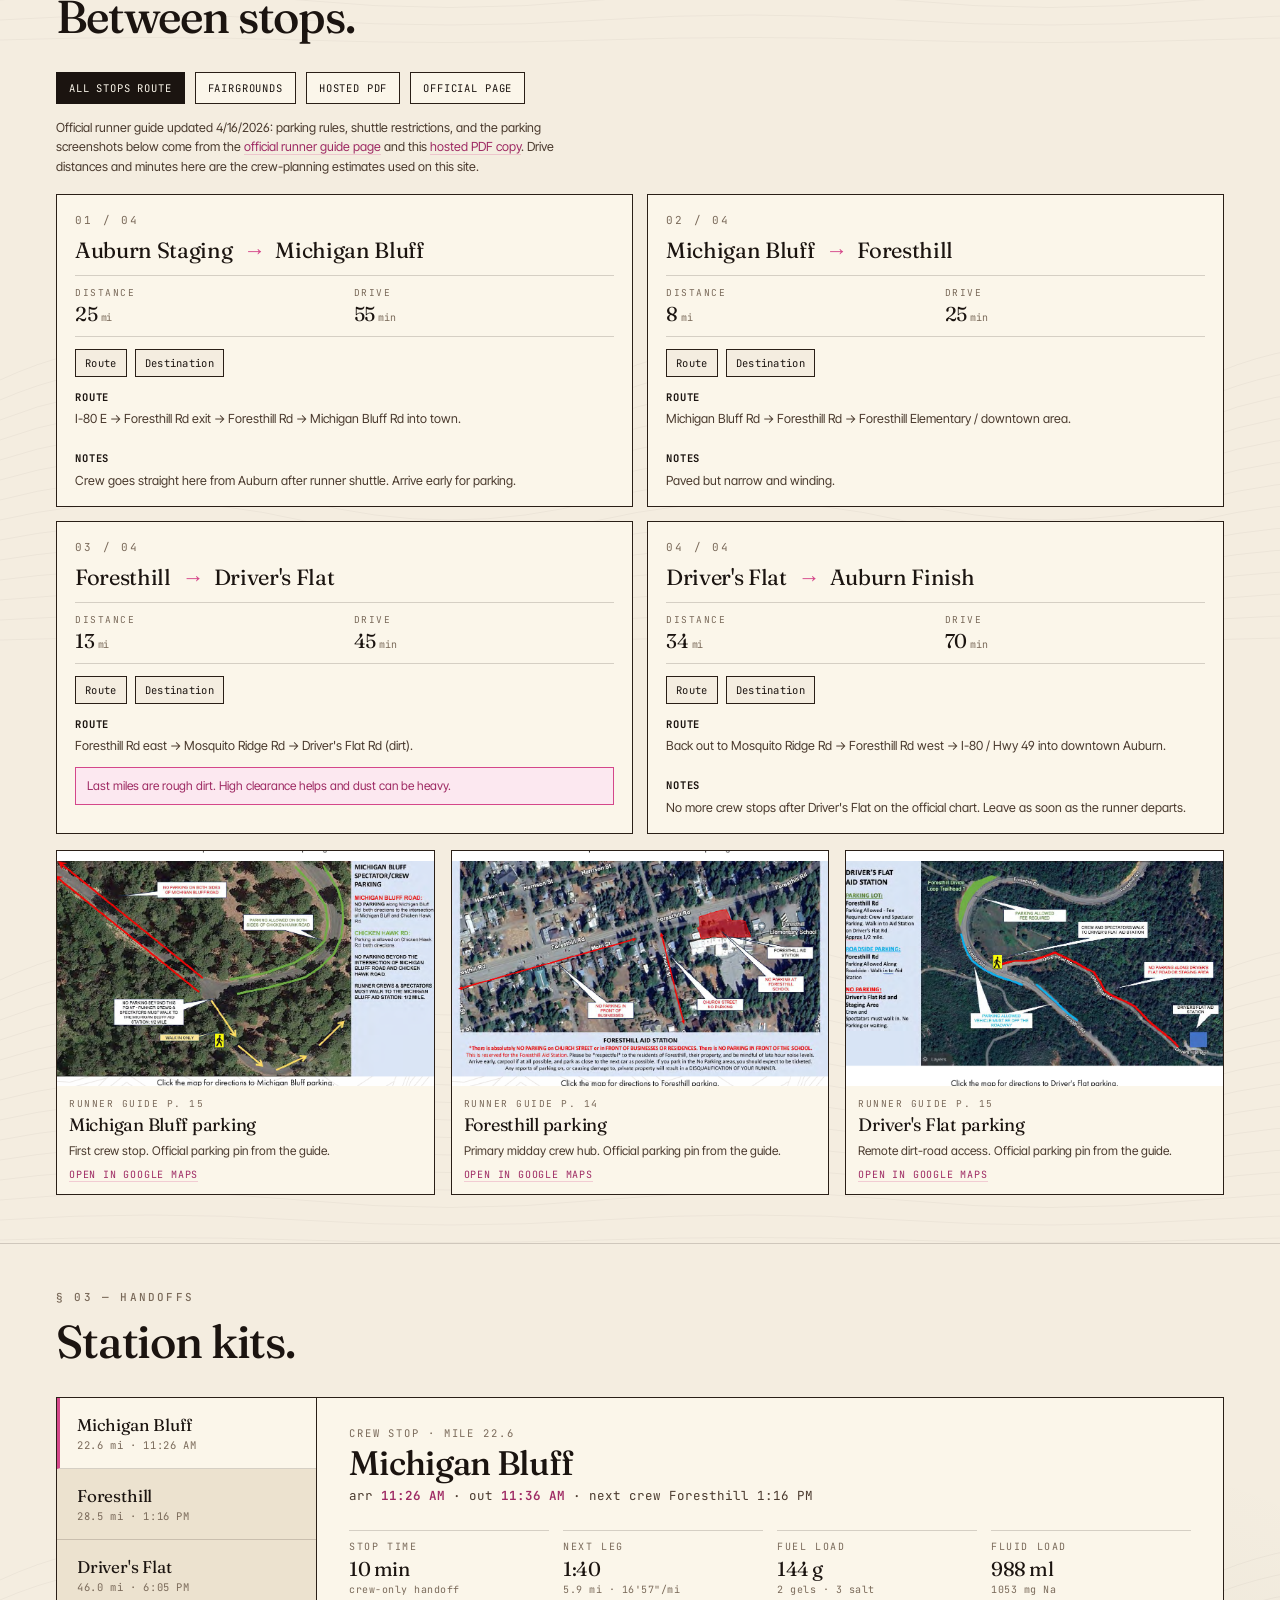
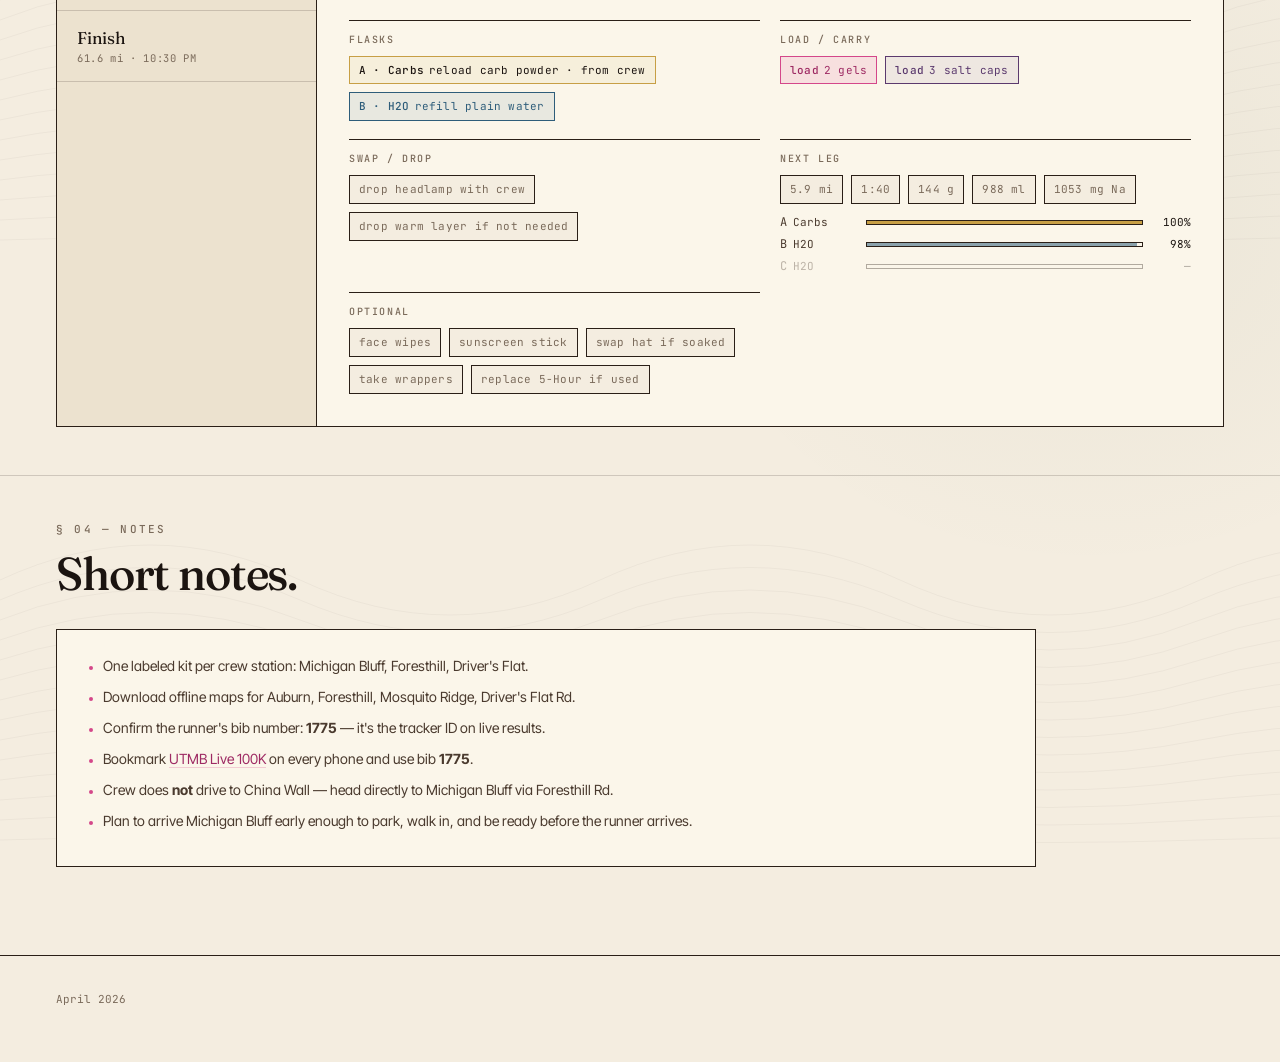
<file: crew.html>
<!doctype html>
<html lang="en">
<head>
<meta charset="utf-8" />
<meta name="viewport" content="width=device-width, initial-scale=1" />
<title>Crew · Canyons 100K 2026</title>
<script>
  (() => {
    try {
      const saved = localStorage.getItem('canyons_theme');
      const prefersDark = window.matchMedia && window.matchMedia('(prefers-color-scheme: dark)').matches;
      document.documentElement.dataset.theme = saved || (prefersDark ? 'dark' : 'light');
    } catch {
      document.documentElement.dataset.theme = 'light';
    }
  })();
</script>
<link rel="preconnect" href="https://fonts.googleapis.com">
<link rel="preconnect" href="https://fonts.gstatic.com" crossorigin>
<link href="https://fonts.googleapis.com/css2?family=Fraunces:opsz,wght@9..144,400;9..144,500;9..144,600&family=Inter+Tight:wght@400;500;600&family=JetBrains+Mono:wght@400;500&display=swap" rel="stylesheet">
<link rel="icon" href="assets/maxyaport-logo.svg" type="image/svg+xml" />
<link rel="stylesheet" href="assets/styles.css?v=20260501b" />
<style>
  body.topo-bg { background-attachment: scroll; }
  html[data-theme="dark"] .tl-row.crew,
  html[data-theme="dark"] .drive-card .warn,
  html[data-theme="dark"] .chip.warn,
  html[data-theme="dark"] .chip.finish {
    background: rgba(255, 121, 184, 0.08);
  }
  html[data-theme="dark"] .drive-card .warn {
    color: var(--ember-2);
  }
  html[data-theme="dark"] .chip.water,
  html[data-theme="dark"] .chip.backup { color: #9cd2ea; }
  html[data-theme="dark"] .chip.gel,
  html[data-theme="dark"] .chip.finish { color: #ffb2d4; }
  html[data-theme="dark"] .chip.salt { color: #d9b5eb; }

  .hero {
    padding: 64px 56px 40px;
    border-bottom: 1px solid var(--line);
  }
  .hero h1 {
    font-family: var(--serif); font-weight: 500;
    font-size: clamp(56px, 7vw, 104px);
    line-height: 0.92; letter-spacing: -0.03em;
    margin: 12px 0 20px; max-width: 18ch;
  }
  .hero h1 em { font-style: italic; color: var(--ember-2); }
  .hero p { font-size: 16px; line-height: 1.6; color: var(--ink-2); max-width: 64ch; margin: 0; }

  .time-card {
    margin-top: 10px;
    max-width: 960px;
    background: var(--paper);
    border: 1px solid var(--line);
    padding: 18px 20px;
    display: grid;
    grid-template-columns: minmax(0, 1.4fr) minmax(260px, 1fr);
    gap: 18px 24px;
    align-items: start;
  }
  .time-slider-wrap { min-width: 0; }
  .time-head {
    display: flex;
    justify-content: space-between;
    align-items: end;
    gap: 12px;
    margin-bottom: 10px;
  }
  .time-head .lab,
  .time-meta .k,
  .heat-row .lab,
  .kit-summary .k,
  .lane .lane-hd {
    display: block;
    font-family: var(--mono);
    font-size: 10px;
    letter-spacing: 0.16em;
    text-transform: uppercase;
    color: var(--muted);
  }
  .time-head .val {
    display: block;
    margin-top: 6px;
    font-family: var(--serif);
    font-size: clamp(30px, 4vw, 44px);
    line-height: 0.95;
    font-weight: 500;
    letter-spacing: -0.03em;
  }
  .time-head .delta {
    font-family: var(--mono);
    font-size: 10.5px;
    letter-spacing: 0.06em;
    color: var(--muted);
    line-height: 1.4;
    text-align: right;
  }
  .time-slider {
    width: 100%;
    margin: 0;
    accent-color: var(--ember);
  }
  .time-scale {
    display: flex;
    justify-content: space-between;
    gap: 10px;
    margin-top: 8px;
    font-family: var(--mono);
    font-size: 10px;
    color: var(--muted);
    letter-spacing: 0.08em;
  }
  .time-meta {
    display: grid;
    grid-template-columns: repeat(2, minmax(0, 1fr));
    gap: 10px 14px;
  }
  .time-meta .meta {
    padding-top: 9px;
    border-top: 1px solid var(--line-soft);
    min-width: 0;
  }
  .time-meta .v {
    display: block;
    margin-top: 5px;
    font-family: var(--serif);
    font-size: 20px;
    line-height: 1.05;
    letter-spacing: -0.02em;
    color: var(--ink);
    word-break: break-word;
  }
  .heat-row {
    display: flex;
    align-items: center;
    gap: 12px;
    margin: 16px 0 24px;
    flex-wrap: wrap;
  }
  .heat-toggle {
    display: inline-flex;
    background: var(--paper);
    border: 1px solid var(--line);
  }
  .heat-toggle button {
    background: transparent;
    border: 0;
    padding: 8px 14px;
    font-family: var(--mono);
    font-size: 11px;
    letter-spacing: 0.1em;
    text-transform: uppercase;
    color: var(--ink);
    cursor: pointer;
    border-right: 1px solid var(--line-soft);
  }
  .heat-toggle button:last-child { border-right: 0; }
  .heat-toggle button.active { background: var(--ink); color: var(--paper); }
  .heat-toggle button:hover:not(.active) { background: var(--bg-2); }

  .panel {
    padding: 48px 56px;
    max-width: 1400px;
    margin: 0 auto;
  }
  .panel h2 {
    font-family: var(--serif); font-weight: 500;
    font-size: clamp(32px, 3.6vw, 52px);
    letter-spacing: -0.025em;
    line-height: 1;
    margin: 0 0 32px;
  }
  .panel h2 em { font-style: italic; color: var(--ember-2); }
  .panel h2 .num {
    font-family: var(--mono); font-size: 11px;
    letter-spacing: 0.2em; color: var(--muted);
    display: block; margin-bottom: 16px; font-weight: 500;
  }

  /* === Pace switcher === */
  .pace-bar {
    display: flex; gap: 0;
    border: 1px solid var(--line);
    background: var(--paper);
    width: fit-content;
    margin-bottom: 28px;
  }
  .pace-bar button {
    font-family: var(--mono); font-size: 11px;
    letter-spacing: 0.1em; text-transform: uppercase;
    padding: 10px 18px;
    background: var(--paper); color: var(--ink);
    border: 0; border-right: 1px solid var(--line);
    cursor: pointer;
  }
  .pace-bar button:last-child { border-right: 0; }
  .pace-bar button.active { background: var(--ink); color: var(--paper); }
  .pace-bar button:hover:not(.active) { background: var(--bg-2); }

  /* === Timeline === */
  .timeline {
    border-top: 1px solid var(--line);
    border-bottom: 1px solid var(--line);
  }
  .tl-row {
    display: grid;
    grid-template-columns: 112px minmax(320px, 0.86fr) 94px 156px 118px 52px;
    align-items: stretch;
    border-bottom: 1px solid var(--line-soft);
    background: var(--paper);
    transition: background 0.15s;
  }
  .tl-row:last-child { border-bottom: 0; }
  .tl-row.crew { background: #f4ebd7; }
  .tl-row.head {
    background: var(--ink); color: var(--paper);
    font-family: var(--mono); font-size: 10.5px;
    letter-spacing: 0.14em; text-transform: uppercase;
  }
  .tl-row .cell { padding: 14px 18px; border-right: 1px solid var(--line-soft); }
  .tl-row .cell:last-child { border-right: 0; }
  .tl-row.head .cell { border-right-color: rgba(255,255,255,0.18); padding: 12px 18px; }

  .tl-row .mi { font-family: var(--mono); font-size: 13px; color: var(--ink); }
  .tl-row .mi .k { color: var(--muted); font-size: 10.5px; letter-spacing: 0.12em; text-transform: uppercase; display: block; margin-bottom: 2px; }

  .tl-row .nm { font-family: var(--serif); font-size: 19px; letter-spacing: -0.01em; line-height: 1.15; }
  .tl-row .nm .tag {
    display: inline-block; margin-left: 8px; vertical-align: middle;
    font-family: var(--mono); font-size: 9px; letter-spacing: 0.16em; text-transform: uppercase;
    padding: 2px 6px; border: 1px solid var(--line); color: var(--muted);
  }
  .tl-row.crew .nm .tag.crew { background: var(--crew); color: var(--paper); border-color: var(--crew); }
  .tl-row .nm .tag.drop { background: var(--gold); color: var(--ink); border-color: var(--gold); }
  .tl-row .sub { font-family: var(--mono); font-size: 10.5px; color: var(--muted); margin-top: 3px; letter-spacing: 0.06em; }

  .tl-row .ele { font-family: var(--mono); font-size: 12.5px; color: var(--ink-2); }
  .tl-row .eta {
    font-family: var(--serif);
    font-size: 22px;
    letter-spacing: -0.015em;
    white-space: nowrap;
  }
  .tl-row .eta .u {
    font-family: var(--mono);
    font-size: 10px;
    color: var(--muted);
    margin-left: 4px;
    letter-spacing: 0.08em;
    white-space: nowrap;
  }
  .tl-row .win { font-family: var(--mono); font-size: 11px; color: var(--muted); }

  .tl-row .dot { display: flex; align-items: center; justify-content: center; }
  .tl-row .dot .d {
    width: 18px; height: 18px; border-radius: 50%;
    background: var(--paper); border: 1.5px solid var(--line);
    font-family: var(--mono); font-size: 9px; display: flex; align-items: center; justify-content: center;
    color: var(--ink);
  }
  .tl-row.crew .dot .d { background: var(--crew); color: var(--paper); border-color: var(--crew); }
  .tl-row.start .dot .d { background: var(--ink); color: var(--paper); border-color: var(--ink); }
  .tl-row.finish .dot .d { background: var(--ember); color: var(--paper); border-color: var(--ember); }

  /* === Drive cards === */
  .drive-toolbar {
    display: flex;
    flex-wrap: wrap;
    gap: 10px;
    margin-bottom: 14px;
  }
  .map-btn {
    display: inline-flex;
    align-items: center;
    gap: 6px;
    padding: 8px 12px;
    border: 1px solid var(--line);
    background: var(--paper);
    color: var(--ink);
    text-decoration: none;
    font-family: var(--mono);
    font-size: 10.5px;
    letter-spacing: 0.08em;
    text-transform: uppercase;
  }
  .map-btn:hover { background: var(--bg-2); }
  .map-btn.primary {
    background: var(--ink);
    border-color: var(--ink);
    color: var(--paper);
  }
  .drive-source {
    margin: 0 0 18px;
    font-size: 12.5px;
    line-height: 1.55;
    color: var(--ink-2);
    max-width: 74ch;
  }
  .drive-source a {
    color: var(--ember-2);
    text-decoration: none;
    border-bottom: 1px solid rgba(212, 71, 138, 0.24);
  }
  .drive-source a:hover { border-bottom-color: var(--ember); }
  .drives-grid {
    display: grid;
    grid-template-columns: repeat(2, minmax(0, 1fr));
    gap: 14px;
    margin-bottom: 16px;
  }
  .drive-card {
    padding: 18px 18px 16px;
    background: var(--paper);
    border: 1px solid var(--line);
    display: flex;
    flex-direction: column;
    gap: 12px;
    min-width: 0;
  }
  .drive-card .ord { font-family: var(--mono); font-size: 11px; letter-spacing: 0.2em; color: var(--muted); }
  .drive-card .from-to {
    font-family: var(--serif); font-size: 22px; letter-spacing: -0.015em;
    line-height: 1.08; margin: 0;
  }
  .drive-card .from-to .arr { color: var(--ember); margin: 0 6px; font-style: italic; }
  .drive-card .stats-row { display: flex; gap: 18px; border-top: 1px solid var(--line-soft); border-bottom: 1px solid var(--line-soft); padding: 10px 0; }
  .drive-card .stats-row .s { flex: 1; }
  .drive-card .stats-row .s .k { font-family: var(--mono); font-size: 9.5px; letter-spacing: 0.16em; text-transform: uppercase; color: var(--muted); }
  .drive-card .stats-row .s .v { font-family: var(--serif); font-size: 20px; letter-spacing: -0.01em; margin-top: 2px; }
  .drive-card .stats-row .s .v .u { font-family: var(--mono); font-size: 10px; color: var(--muted); margin-left: 3px; }
  .drive-card .route { font-size: 12.5px; line-height: 1.55; color: var(--ink-2); }
  .drive-card .route b { color: var(--ink); font-family: var(--mono); font-size: 10.5px; letter-spacing: 0.08em; display: block; margin-bottom: 4px; text-transform: uppercase; }
  .drive-card .warn {
    padding: 9px 11px;
    background: #fce8f0; border: 1px solid var(--ember);
    font-size: 12px; line-height: 1.5; color: var(--ember-2);
  }
  .drive-actions {
    display: flex;
    flex-wrap: wrap;
    gap: 8px;
  }
  .drive-chip {
    display: inline-flex;
    align-items: center;
    gap: 6px;
    padding: 6px 9px;
    border: 1px solid var(--line);
    background: var(--bg);
    color: var(--ink);
    text-decoration: none;
    font-family: var(--mono);
    font-size: 10.5px;
    letter-spacing: 0.03em;
  }
  .drive-chip:hover { background: var(--bg-2); }
  .guide-grid { display: block; }
  .guide-shots {
    display: grid;
    grid-template-columns: repeat(3, minmax(0, 1fr));
    gap: 16px;
  }
  .guide-shot {
    background: var(--paper);
    border: 1px solid var(--line);
    overflow: hidden;
  }
  .guide-shot img {
    display: block;
    width: 100%;
    aspect-ratio: 16 / 10;
    object-fit: cover;
    object-position: center;
    background: var(--bg);
  }
  .guide-shot .cap {
    padding: 11px 12px 12px;
  }
  .guide-shot .cap .k {
    display: block;
    font-family: var(--mono);
    font-size: 9.5px;
    letter-spacing: 0.16em;
    text-transform: uppercase;
    color: var(--muted);
    margin-bottom: 5px;
  }
  .guide-shot .cap .t {
    font-family: var(--serif);
    font-size: 18px;
    letter-spacing: -0.015em;
    line-height: 1.12;
    color: var(--ink);
  }
  .guide-shot .cap .s {
    margin-top: 6px;
    font-size: 12px;
    line-height: 1.45;
    color: var(--ink-2);
  }
  .guide-shot .cap .a {
    margin-top: 9px;
    display: inline-flex;
    font-family: var(--mono);
    font-size: 10px;
    letter-spacing: 0.08em;
    text-transform: uppercase;
    color: var(--ember-2);
    text-decoration: none;
    border-bottom: 1px solid rgba(212, 71, 138, 0.24);
  }
  .guide-shot .cap .a:hover { border-bottom-color: var(--ember); }

  /* === Station kit === */
  .kit-grid {
    display: grid;
    grid-template-columns: 260px 1fr;
    gap: 0;
    border: 1px solid var(--line);
  }
  .kit-nav { background: var(--bg-2); border-right: 1px solid var(--line); }
  .kit-nav button {
    display: block; width: 100%; text-align: left;
    padding: 16px 20px;
    background: transparent; border: 0;
    border-bottom: 1px solid var(--line-soft);
    font-family: var(--serif); font-size: 17px; letter-spacing: -0.01em;
    cursor: pointer;
    color: var(--ink);
  }
  .kit-nav button:hover { background: var(--paper); }
  .kit-nav button.active {
    background: var(--paper);
    border-left: 3px solid var(--ember);
    padding-left: 17px;
  }
  .kit-nav button .sub {
    display: block;
    font-family: var(--mono); font-size: 10.5px; color: var(--muted);
    margin-top: 3px; letter-spacing: 0.06em;
  }
  .kit-body { padding: 28px 32px 32px; background: var(--paper); min-height: 440px; }
  .kit-body .tag { font-family: var(--mono); font-size: 10.5px; letter-spacing: 0.18em; text-transform: uppercase; color: var(--muted); }
  .kit-body h3 { font-family: var(--serif); font-weight: 500; font-size: 34px; letter-spacing: -0.02em; margin: 6px 0 6px; line-height: 1; }
  .kit-body .eta-line { font-family: var(--mono); font-size: 12.5px; color: var(--ink-2); margin-bottom: 24px; line-height: 1.6; }
  .kit-body .eta-line b { color: var(--ember-2); font-weight: 600; }
  .kit-summary {
    display: grid;
    grid-template-columns: repeat(4, minmax(0, 1fr));
    gap: 10px 14px;
    margin: 0 0 22px;
  }
  .kit-summary .stat {
    padding-top: 9px;
    border-top: 1px solid var(--line-soft);
    min-width: 0;
  }
  .kit-summary .v {
    display: block;
    margin-top: 5px;
    font-family: var(--serif);
    font-size: 20px;
    line-height: 1.05;
    letter-spacing: -0.02em;
    color: var(--ink);
  }
  .kit-summary .subv {
    display: block;
    margin-top: 4px;
    font-family: var(--mono);
    font-size: 10px;
    letter-spacing: 0.05em;
    color: var(--muted);
    line-height: 1.45;
  }
  .kit-lanes {
    display: grid;
    grid-template-columns: repeat(2, minmax(0, 1fr));
    gap: 18px 20px;
  }
  .lane {
    border-top: 1px solid var(--line);
    padding-top: 12px;
    min-width: 0;
  }
  .lane .lane-hd { margin-bottom: 10px; font-weight: 500; }
  .lane .chips {
    display: flex;
    flex-wrap: wrap;
    gap: 8px;
  }
  .chip {
    display: inline-flex;
    align-items: center;
    gap: 5px;
    padding: 6px 9px;
    border: 1px solid var(--line);
    background: var(--bg);
    font-family: var(--mono);
    font-size: 11px;
    letter-spacing: 0.02em;
    color: var(--ink);
    line-height: 1.35;
  }
  .chip b { font-weight: 500; }
  .chip.carb { background: rgba(193, 147, 46, 0.08); border-color: var(--gold); }
  .chip.water { background: rgba(46, 93, 122, 0.09); border-color: var(--crew); color: var(--crew); }
  .chip.backup { background: rgba(46, 93, 122, 0.05); border-color: var(--crew); color: var(--crew); border-style: dashed; }
  .chip.gel { background: rgba(212, 71, 138, 0.12); border-color: var(--ember); color: var(--ember-2); }
  .chip.salt { background: rgba(91, 58, 110, 0.08); border-color: #5B3A6E; color: #5B3A6E; }
  .chip.optional { color: var(--muted); }
  .chip.warn { background: rgba(27, 20, 16, 0.04); border-color: var(--ink); }
  .chip.finish { background: rgba(212, 71, 138, 0.08); border-color: var(--ember); color: var(--ember-2); }
  .bot-cell {
    display: grid;
    gap: 6px;
    margin-top: 10px;
  }
  .bot-row {
    display: grid;
    grid-template-columns: minmax(78px, auto) minmax(0, 1fr) 40px;
    gap: 8px;
    align-items: center;
    font-family: var(--mono);
    font-size: 11px;
    color: var(--muted);
  }
  .lab2 {
    display: inline-flex;
    align-items: center;
    gap: 6px;
    min-width: 0;
  }
  .fid {
    font-size: 12px;
    color: var(--ink-2);
  }
  .fname { color: var(--ink-2); }
  .bot-bar {
    height: 5px;
    border: 1px solid var(--line);
    background: transparent;
    position: relative;
    overflow: hidden;
  }
  .bot-bar i {
    display: block;
    position: absolute;
    inset: 0 auto 0 0;
    height: 100%;
    background: var(--gold);
  }
  .bot-bar.h2o i { background: var(--crew); opacity: 0.55; }
  .val2 {
    font-size: 11px;
    color: var(--ink);
    text-align: right;
  }

  /* === Notes === */
  .notes-card {
    border: 1px solid var(--line);
    background: var(--paper);
    padding: 24px 28px 26px;
    max-width: 980px;
  }
  .notes-card ul {
    margin: 0;
    padding-left: 18px;
    font-size: 14px;
    line-height: 1.65;
    color: var(--ink-2);
  }
  .notes-card li { margin-bottom: 8px; }
  .notes-card li::marker {
    color: var(--ember);
    font-family: var(--mono);
    font-size: 11px;
  }
  .notes-card a {
    color: var(--ember-2);
    text-decoration: none;
    border-bottom: 1px solid rgba(212, 71, 138, 0.24);
  }
  .notes-card a:hover { border-bottom-color: var(--ember); }

  footer {
    padding: 36px 56px 56px;
    border-top: 1px solid var(--line);
    margin-top: 40px;
    display: flex; justify-content: space-between; align-items: baseline;
    font-family: var(--mono); font-size: 11px; color: var(--muted);
    gap: 40px;
  }
  footer .disclaim { max-width: 56ch; line-height: 1.6; }

  @media (max-width: 960px) and (min-width: 721px) {
    .hero, .panel { padding-left: 28px; padding-right: 28px; }
    .tl-row { grid-template-columns: 90px 1fr 90px 100px; }
    .tl-row .cell:nth-child(5), .tl-row .cell:nth-child(6) { display: none; }
    .kit-grid { grid-template-columns: 220px 1fr; }
    .drives-grid { grid-template-columns: 1fr 1fr; }
    .guide-shots { grid-template-columns: repeat(3, minmax(0, 1fr)); }
    .notes-card { max-width: none; }
  }

  @media (max-width: 720px) {
    .hero {
      padding: 32px 20px 24px;
    }
    .hero h1 { font-size: 44px; margin: 8px 0 14px; }
    .hero p { font-size: 15px; }

    .time-card {
      grid-template-columns: 1fr;
      gap: 14px;
      padding: 16px;
    }
    .time-head .val { font-size: 34px; }
    .time-meta { grid-template-columns: repeat(2, minmax(0, 1fr)); }
    .heat-row { margin-top: 14px; margin-bottom: 20px; }
    .heat-toggle {
      width: 100%;
      overflow-x: auto;
      -webkit-overflow-scrolling: touch;
    }
    .heat-toggle button {
      flex: 1 0 auto;
      white-space: nowrap;
    }

    .panel { padding: 32px 20px; }
    .panel h2 { font-size: 28px; margin: 0 0 22px; }
    .panel h2 .num { font-size: 10px; margin-bottom: 10px; }

    /* Timeline — card stack, not a table */
    .timeline {
      border: 1px solid var(--line);
      background: var(--paper);
    }
    .tl-row {
      display: grid;
      grid-template-columns: 52px 1fr 74px;
      align-items: center;
      padding: 10px 0;
      gap: 0;
    }
    .tl-row.head { display: none; }
    .tl-row .cell { padding: 6px 12px; border-right: 0; }
    .tl-row .cell.ele,
    .tl-row .cell.win,
    .tl-row .cell.dot { display: none; }
    .tl-row .mi { font-size: 11.5px; }
    .tl-row .mi .k { display: none; }
    .tl-row .nm { font-size: 16px; line-height: 1.2; }
    .tl-row .nm .tag { font-size: 8.5px; padding: 1px 5px; margin-left: 4px; }
    .tl-row .sub { display: none; }
    .tl-row .eta { font-size: 18px; text-align: right; }
    .tl-row .eta .u { display: block; margin: 0; font-size: 9.5px; }

    /* Drives — stacked cards */
    .drive-toolbar { margin-bottom: 12px; }
    .drives-grid {
      display: grid;
      grid-template-columns: 1fr;
      gap: 12px;
    }
    .drive-card {
      padding: 18px 20px;
    }
    .drive-card .from-to { font-size: 19px; margin: 6px 0 12px; }
    .drive-card .stats-row { gap: 16px; }
    .drive-card .stats-row .s .v { font-size: 18px; }
    .guide-shots { grid-template-columns: 1fr; }

    /* Kit — full-width horizontal scroll nav, then stacked content */
    .kit-grid {
      grid-template-columns: 1fr;
      border-radius: 0;
    }
    .kit-nav {
      display: flex;
      overflow-x: auto;
      scroll-snap-type: x mandatory;
      -webkit-overflow-scrolling: touch;
      border-right: 0;
      border-bottom: 1px solid var(--line);
      background: var(--bg-2);
    }
    .kit-nav button {
      flex: 0 0 auto;
      min-width: 150px;
      scroll-snap-align: start;
      padding: 12px 16px;
      font-size: 14px;
      border-bottom: 0;
      border-right: 1px solid var(--line-soft);
    }
    .kit-nav button.active {
      border-left: 0;
      border-bottom: 3px solid var(--ember);
      padding-left: 16px;
    }
    .kit-nav button .sub { font-size: 10px; }
    .kit-body { padding: 22px 20px 26px; min-height: 0; }
    .kit-body h3 { font-size: 26px; }
    .kit-body .eta-line { font-size: 11.5px; margin-bottom: 18px; }
    .kit-summary { grid-template-columns: repeat(2, minmax(0, 1fr)); }
    .kit-lanes { grid-template-columns: 1fr; gap: 16px; }
    .bot-row {
      grid-template-columns: minmax(72px, auto) minmax(0, 1fr) 36px;
      gap: 6px;
    }

    .notes-card { padding: 20px; }
    .notes-card ul { font-size: 13px; }

    footer {
      flex-direction: column;
      align-items: flex-start;
      gap: 14px;
      padding: 28px 20px 36px;
    }
  }
</style>
</head>
<body class="topo-bg">

<header class="nav">
  <a class="brand brand-link" href="https://maxyaport.com/" aria-label="Max Yaport home">
    <span class="brand-wordmark">maxyaport.com</span>
  </a>
  <nav>
    <a href="index.html">Route</a>
    <a href="nutrition.html">Nutrition</a>
    <a href="crew.html" class="active">Crew</a>
  </nav>
  <button class="theme-toggle" id="themeToggle" type="button" aria-label="Switch to dark mode">
    <span class="icon" aria-hidden="true"></span>
    <span class="mode-light">Light</span>
    <span class="mode-dark">Dark</span>
  </button>
</header>

<section class="hero" style="padding-bottom: 24px;">
  <h1>Crew <em>guide.</em></h1>
  <div class="time-card">
    <div class="time-slider-wrap">
      <div class="time-head">
        <div>
          <span class="lab">Target Finish Time</span>
          <span class="val" id="timeTargetVal">17:30</span>
        </div>
        <div class="delta" id="timeDeltaVal">Baseline GPX pace</div>
      </div>
      <input id="timeSlider" class="time-slider" type="range" min="960" max="1200" step="5" value="1050" />
      <div class="time-scale">
        <span>16:00</span>
        <span>baseline</span>
        <span>20:00</span>
      </div>
    </div>
    <div class="time-meta">
      <div class="meta">
        <span class="k">Start</span>
        <span class="v">5:00 AM</span>
      </div>
      <div class="meta">
        <span class="k">Projected Finish</span>
        <span class="v" id="timeFinishVal">10:30 PM</span>
      </div>
      <div class="meta">
        <span class="k">Moving Time</span>
        <span class="v" id="timeMovingVal">16:30</span>
      </div>
      <div class="meta">
        <span class="k">Aid Time</span>
        <span class="v" id="timeAidVal">1:00</span>
      </div>
      <div class="meta">
        <span class="k">Conditions</span>
        <span class="v" id="timeHeatVal">Moderate 60–75°</span>
      </div>
      <div class="meta">
        <span class="k">Crew Stops</span>
        <span class="v">3 crew + finish</span>
      </div>
    </div>
  </div>
</section>

<!-- ============== TIMELINE ============== -->
<section class="panel">
  <h2><span class="num">§ 01 — TIMELINE</span>Runner ETAs.</h2>

  <div class="heat-row">
    <span class="lab">Conditions</span>
    <div class="heat-toggle" id="heatToggle">
      <button data-heat="cool">Cool 50–60°</button>
      <button data-heat="moderate" class="active">Moderate 60–75°</button>
      <button data-heat="hot">Hot 75–90°</button>
    </div>
  </div>

  <div class="timeline" id="timeline"></div>
</section>

<hr class="hairline" />

<!-- ============== DRIVES ============== -->
<section class="panel">
  <h2><span class="num">§ 02 — DRIVES</span>Between stops.</h2>
  <div class="drive-toolbar" id="driveToolbar"></div>
  <p class="drive-source" id="driveSource"></p>
  <div class="drives-grid" id="drivesGrid"></div>
  <div class="guide-grid">
    <div class="guide-shots" id="guideShots"></div>
  </div>
</section>

<hr class="hairline" />

<!-- ============== KITS ============== -->
<section class="panel">
  <h2><span class="num">§ 03 — HANDOFFS</span>Station kits.</h2>
  <div class="kit-grid">
    <nav class="kit-nav" id="kitNav"></nav>
    <div class="kit-body" id="kitBody"></div>
  </div>
</section>

<hr class="hairline" />

<!-- ============== NOTES ============== -->
<section class="panel">
  <h2><span class="num">§ 04 — NOTES</span>Short notes.</h2>
  <div class="notes-card">
    <ul>
      <li>One labeled kit per crew station: Michigan Bluff, Foresthill, Driver's Flat.</li>
      <li>Download offline maps for Auburn, Foresthill, Mosquito Ridge, Driver's Flat Rd.</li>
      <li>Confirm the runner's bib number: <b>1775</b> — it's the tracker ID on live results.</li>
      <li>Bookmark <a href="https://live.utmb.world/canyons/2026/100k" target="_blank" rel="noreferrer noopener">UTMB Live 100K</a> on every phone and use bib <b>1775</b>.</li>
      <li>Crew does <b>not</b> drive to China Wall — head directly to Michigan Bluff via Foresthill Rd.</li>
      <li>Plan to arrive Michigan Bluff early enough to park, walk in, and be ready before the runner arrives.</li>
    </ul>
  </div>
</section>

<footer>
  <div>April 2026</div>
</footer>

<script src="assets/course-meta.js?v=20260422b"></script>
<script>
(async () => {
  const THEME_STORAGE_KEY = 'canyons_theme';
  const themeToggle = document.getElementById('themeToggle');

  function currentTheme() {
    return document.documentElement.dataset.theme === 'dark' ? 'dark' : 'light';
  }

  function setTheme(theme, persist = true) {
    const next = theme === 'dark' ? 'dark' : 'light';
    document.documentElement.dataset.theme = next;
    themeToggle.setAttribute('aria-label', next === 'dark' ? 'Switch to light mode' : 'Switch to dark mode');
    themeToggle.setAttribute('aria-pressed', String(next === 'dark'));
    if (!persist) return;
    try {
      localStorage.setItem(THEME_STORAGE_KEY, next);
    } catch {}
  }

  themeToggle.addEventListener('click', () => {
    setTheme(currentTheme() === 'dark' ? 'light' : 'dark');
  });
  setTheme(currentTheme(), false);

  const course = await fetch('assets/course.json').then(r => r.json());
  const aid = course.aid;
  const CM = window.CANYONS;
  const PROFILE = CM.dayProfile;
  const START_HOUR = 5;
  const TARGET_STORAGE_KEY = 'canyons_target_minutes';
  const HEAT_STORAGE_KEY = PROFILE.storageKey || 'canyons_nut_heat_v2';
  const TARGET_MIN_MINUTES = 16 * 60;
  const TARGET_MAX_MINUTES = 20 * 60;
  const TARGET_STEP_MINUTES = 5;
  const DEFAULT_TARGET_MINUTES = Math.round((CM.meta.basePlanHours || CM.meta.targetHours || 17.5) * 60);
  const HEAT_LABELS = { cool: 'Cool 50–60°', moderate: 'Moderate 60–75°', hot: 'Hot 75–90°' };
  const FLUID_RATES = { cool: 450, moderate: 600, hot: 750 };
  const LEG_DRINK_CARB_CAP = { cool: 0.13, moderate: 0.12, hot: 0.11 };
  const CARB_BAG_SCOOPS = 7;
  const CARB_BAG_CARBS = 100;
  const CARB_BAG_NA = 400;
  const SK_CARBS_PER_SCOOP = CARB_BAG_CARBS / CARB_BAG_SCOOPS;
  const SK_NA_PER_SCOOP = CARB_BAG_NA / CARB_BAG_SCOOPS;
  const SK_FLASK_ML = 500;
  const H2O_FLASK_ML = 500;
  const C_FLASK_ML = 600;
  const GEL_CARBS = 22;
  const GEL_NA = 4;
  const SS_NA = 215;
  const CARB_HR = 80;
  const NA_MIN_PER_HR = { cool: 400, moderate: 500, hot: 575 };
  const NA_MIN_PER_L = { cool: 800, moderate: 875, hot: 925 };
  const C_SKIP_REFILL_TOLERANCE_ML = 10;
  const FLASK_UI = {
    carb: { code: 'A', name: 'Carbs', full: 'Flask A · Carbs', chip: 'A · Carbs', bag: 'carb powder bag' },
    water: { code: 'B', name: 'H2O', full: 'Flask B · H2O', chip: 'B · H2O' },
    backup: { code: 'C', name: 'H2O', full: 'Flask C · H2O', chip: 'C · H2O' },
  };
  const CREW_OPTIONAL = {
    'Michigan Bluff': ['face wipes', 'sunscreen stick', 'swap hat if soaked', 'take wrappers', 'replace 5-Hour if used'],
    'Foresthill': ['toothbrush + toothpaste', 'face wipes', 'fresh shirt', 'fresh socks', 'fresh shoes if needed', 'headlamp into vest', 'light layer into vest', 'quick lube'],
    "Driver's Flat": ['toothbrush + toothpaste', 'face wipes', 'dry hat if needed', 'chapstick', 'replace 5-Hour if used', 'quick feet check only if asked'],
    'Finish': ['warm clothes', 'phone', 'chair ready', 'recovery drink']
  };
  const MAP_STOPS = {
    fairgrounds: {
      label: 'Gold Country Fairgrounds',
      query: 'Gold Country Fairgrounds, 209 Fairgate Road, Auburn, CA 95603',
      routePoint: 'Gold Country Fairgrounds, 209 Fairgate Road, Auburn, CA 95603'
    },
    michiganBluff: {
      label: 'Michigan Bluff parking',
      // Official runner-guide pin for the walk-in parking area near Michigan Bluff Rd / Chicken Hawk Rd.
      query: '39.045205,-120.742996',
      routePoint: '39.045205,-120.742996'
    },
    foresthill: {
      label: 'Foresthill parking',
      // Official runner-guide pin for the Foresthill crew parking zone shown on the guide map.
      query: '38.888983,-121.018180',
      routePoint: '38.888983,-121.018180'
    },
    driversFlat: {
      label: "Driver's Flat parking",
      // Official runner-guide pin for the Foresthill Rd / Driver's Flat walk-in parking location.
      query: '38.9736769,-120.9544633',
      routePoint: '38.9736769,-120.9544633'
    },
    finish: {
      label: 'Downtown Auburn finish',
      query: 'High St, Auburn, CA 95603',
      routePoint: 'High St, Auburn, CA 95603'
    }
  };
  Object.values(MAP_STOPS).forEach((stop) => {
    stop.destination = googleSearch(stop.query);
  });
  const RUNNER_GUIDE = {
    updated: '4/16/2026',
    page: 'https://canyons.utmb.world/runner-guide',
    pdfLocal: 'assets/official_runner_guide_2026.pdf',
    pdfOfficial: 'https://res.cloudinary.com/utmb-world/image/upload/v1776336097/canyons/PDFs/2026_Canyons_Runner_Guide_rs_5_6481b98142.pdf.pdf',
    shots: [
      {
        page: 'Runner guide p. 15',
        title: 'Michigan Bluff parking',
        note: 'First crew stop. Official parking pin from the guide.',
        img: 'assets/runner-guide/michigan_bluff_official.png',
        link: MAP_STOPS.michiganBluff.destination
      },
      {
        page: 'Runner guide p. 14',
        title: 'Foresthill parking',
        note: 'Primary midday crew hub. Official parking pin from the guide.',
        img: 'assets/runner-guide/foresthill_official.png',
        link: MAP_STOPS.foresthill.destination
      },
      {
        page: 'Runner guide p. 15',
        title: "Driver's Flat parking",
        note: 'Remote dirt-road access. Official parking pin from the guide.',
        img: 'assets/runner-guide/drivers_flat_official.png',
        link: MAP_STOPS.driversFlat.destination
      }
    ]
  };
  const MAP_LINKS = {
    fairgrounds: MAP_STOPS.fairgrounds.destination,
    finish: MAP_STOPS.finish.destination,
    fullRoute: googleDir(
      MAP_STOPS.fairgrounds.routePoint,
      MAP_STOPS.finish.routePoint,
      [MAP_STOPS.michiganBluff.routePoint, MAP_STOPS.foresthill.routePoint, MAP_STOPS.driversFlat.routePoint]
    ),
    drives: [
      {
        route: googleDir(
          MAP_STOPS.fairgrounds.routePoint,
          MAP_STOPS.michiganBluff.routePoint
        ),
        destination: MAP_STOPS.michiganBluff.destination
      },
      {
        route: googleDir(
          MAP_STOPS.michiganBluff.routePoint,
          MAP_STOPS.foresthill.routePoint
        ),
        destination: MAP_STOPS.foresthill.destination
      },
      {
        route: googleDir(
          MAP_STOPS.foresthill.routePoint,
          MAP_STOPS.driversFlat.routePoint
        ),
        destination: MAP_STOPS.driversFlat.destination
      },
      {
        route: googleDir(
          MAP_STOPS.driversFlat.routePoint,
          MAP_STOPS.finish.routePoint
        ),
        destination: MAP_STOPS.finish.destination
      }
    ]
  };
  const AID = [
    { name: "Start: China Wall", crew: true, mile: 0.0, drop: [] },
    { name: "Deadwood 1", crew: false, mile: 11.2, drop: [] },
    { name: "Swinging Bridge", crew: false, mile: 13.5, drop: [] },
    { name: "Deadwood 2", crew: false, mile: 15.8, drop: [] },
    { name: "Michigan Bluff", crew: true, mile: 22.6, drop: ["Warm layer if not needed"] },
    { name: "Foresthill", crew: true, mile: 28.5, drop: ["Morning layers", "Wrappers", "Swap socks if needed"] },
    { name: "Cal 2", crew: false, mile: 36.7, drop: [] },
    { name: "Driver's Flat", crew: true, mile: 46.0, drop: [] },
    { name: "Mammoth Bar", crew: false, mile: 53.9, drop: [] },
    { name: "Confluence", crew: false, mile: 57.6, drop: [] },
    { name: "Finish", crew: true, mile: 61.6, drop: ["Everything"] },
  ];
  const AID_INDEX = new Map(AID.map((a, i) => [a.name, i]));
  const CREW_STOPS = AID.filter((a, idx) => idx > 0 && a.crew);
  const MI_TO_KM = 1.609344;
  const CREW_DEPARTURES = new Set(
    Object.entries(CM.aidMeta)
      .filter(([, meta]) => meta.crew && !meta.start && !meta.finish)
      .map(([name]) => CM.short[name] || PROFILE.normalizeCourseName(name))
  );
  const BASE_LEGS = [
    { from: "China Wall",        to: "Deadwood 1",       mi: 11.2, gain: 2382, loss: 3081, hr: 3.05, terrain: "Long opening descent on rolling singletrack. Stay relaxed and don't redline.", crew: false },
    { from: "Deadwood 1",        to: "Swinging Bridge",  mi: 2.3,  gain:  179, loss: 1770, hr: 0.47, terrain: "Steep drop into the canyon to the turnaround. Quick and controlled.", crew: false },
    { from: "Swinging Bridge",   to: "Deadwood 2",       mi: 2.3,  gain: 1767, loss:  176, hr: 1.11, terrain: "The climb back out. Power-hike the switchbacks and keep the effort capped.", crew: false },
    { from: "Deadwood 2",        to: "Michigan Bluff",   mi: 6.8,  gain: 1937, loss: 2778, hr: 2.02, terrain: "Ridge running, creek drop, then the grind up to Michigan Bluff.", crew: false },
    { from: "Michigan Bluff",    to: "Foresthill",       mi: 5.9,  gain: 1233, loss: 1430, hr: 1.74, terrain: "Volcano Canyon down, Bath Road back up. Stay smooth.", crew: false },
    { from: "Foresthill",        to: "Cal 2",            mi: 8.2,  gain: 1103, loss: 2691, hr: 2.03, terrain: "Cal Street is runnable but expensive. Keep the governor on.", crew: false },
    { from: "Cal 2",             to: "Driver's Flat",    mi: 9.3,  gain: 1938, loss: 1939, hr: 2.69, terrain: "Long exposed pull out of the canyon. This is a patience leg.", crew: false },
    { from: "Driver's Flat",     to: "Mammoth Bar",      mi: 7.9,  gain: 1219, loss: 2285, hr: 2.06, terrain: "Drop back to the river, then keep moving through the rollers.", crew: false },
    { from: "Mammoth Bar",       to: "Confluence",       mi: 3.7,  gain:  797, loss:  844, hr: 1.04, terrain: "Technical river singletrack through the No Hands section.", crew: false },
    { from: "Confluence",        to: "Finish",           mi: 4.0,  gain: 1093, loss:  401, hr: 1.29, terrain: "Robie Point and the last climb to Auburn. Empty the tank late.", crew: false },
  ].map((leg) => {
    const shared = PROFILE.findSegment(leg.from, leg.to);
    return {
      ...leg,
      crew: CREW_DEPARTURES.has(leg.from),
      hr: shared?.hours ?? leg.hr,
      exposure: shared?.exposure ?? 0.6
    };
  });

  let HEAT = localStorage.getItem(HEAT_STORAGE_KEY) || (PROFILE.defaultHeat || 'moderate');
  let TARGET_MINUTES = loadTargetMinutes();
  let activeStop = CREW_STOPS[0].name;

  function clampNumber(v, min, max) {
    return Math.min(max, Math.max(min, v));
  }
  function loadTargetMinutes() {
    const raw = Number.parseInt(localStorage.getItem(TARGET_STORAGE_KEY), 10);
    const safe = Number.isFinite(raw) ? raw : DEFAULT_TARGET_MINUTES;
    const snapped = TARGET_MIN_MINUTES + Math.round((safe - TARGET_MIN_MINUTES) / TARGET_STEP_MINUTES) * TARGET_STEP_MINUTES;
    return clampNumber(snapped, TARGET_MIN_MINUTES, TARGET_MAX_MINUTES);
  }
  function defaultMovingTargetHours() {
    return Math.max(0.25, (DEFAULT_TARGET_MINUTES - PROFILE.totalAidStopMinutes(AID)) / 60);
  }
  function currentMovingTargetHours() {
    return Math.max(0.25, (TARGET_MINUTES - PROFILE.totalAidStopMinutes(AID)) / 60);
  }
  function currentLegs() {
    return PROFILE.buildPlan(BASE_LEGS, currentMovingTargetHours(), HEAT, { startHour: START_HOUR });
  }
  function hhmm(hours) {
    const totalMinutes = Math.max(0, Math.round(hours * 60));
    const h = Math.floor(totalMinutes / 60);
    const m = totalMinutes % 60;
    return `${h}:${String(m).padStart(2, '0')}`;
  }
  function googleSearch(query) {
    return `https://www.google.com/maps/search/?api=1&query=${encodeURIComponent(query)}`;
  }
  function googleDir(origin, destination, waypoints = []) {
    const params = new URLSearchParams({
      api: '1',
      origin,
      destination,
      travelmode: 'driving'
    });
    if (waypoints.length) params.set('waypoints', waypoints.join('|'));
    return `https://www.google.com/maps/dir/?${params.toString()}`;
  }
  function addClock(startHour, elapsedHours) {
    const mins = Math.round((startHour + elapsedHours) * 60);
    const h24 = ((Math.floor(mins / 60) % 24) + 24) % 24;
    const m = ((mins % 60) + 60) % 60;
    const suffix = h24 >= 12 ? 'PM' : 'AM';
    const h12 = (h24 % 12) || 12;
    return `${h12}:${String(m).padStart(2, '0')} ${suffix}`;
  }
  function fmtFluid(ml) {
    return ml >= 1000 ? `${(ml / 1000).toFixed(2)} L` : `${Math.round(ml)} ml`;
  }
  function fmtPace(paceMinPerMi) {
    let minutes = Math.floor(paceMinPerMi);
    let seconds = Math.round((paceMinPerMi - minutes) * 60);
    if (seconds === 60) { minutes += 1; seconds = 0; }
    return `${minutes}'${String(seconds).padStart(2, '0')}"`;
  }
  function fmtCount(n, singular, plural = singular + 's') {
    return `${n} ${n === 1 ? singular : plural}`;
  }
  function cleanAidName(name) {
    return name.replace(/^Start:\s*/, '').replace(/\s*<em>[^<]*<\/em>/g, '');
  }
  function targetDeltaLabel() {
    const delta = TARGET_MINUTES - DEFAULT_TARGET_MINUTES;
    if (delta === 0) return 'Baseline GPX pace';
    return `${Math.abs(delta)} min ${delta < 0 ? 'faster' : 'slower'} vs baseline`;
  }
  function legHydrationModel(leg) {
    const heatLevel = leg.dayHeatLevel ?? PROFILE.heatLevelAtHour(HEAT, START_HOUR + (leg.startH || 0) + (leg.hr / 2));
    return {
      heatLevel,
      fluidRate: PROFILE.interpolateByHeatLevel(FLUID_RATES, heatLevel),
      carbCap: PROFILE.interpolateByHeatLevel(LEG_DRINK_CARB_CAP, heatLevel),
      naMinPerHr: PROFILE.interpolateByHeatLevel(NA_MIN_PER_HR, heatLevel),
      naMinPerL: PROFILE.interpolateByHeatLevel(NA_MIN_PER_L, heatLevel),
    };
  }
  function skSodiumForCarbs(carbs) {
    return Math.round(carbs * (SK_NA_PER_SCOOP / SK_CARBS_PER_SCOOP));
  }
  function syncBottleDrain(row) {
    row.skMl = row.skFlaskCarbsStart > 0
      ? Math.round((row.skCarbsDrunk / row.skFlaskCarbsStart) * SK_FLASK_ML)
      : 0;
    const waterNeed = Math.max(0, row.fluid - row.skMl);
    row.h2oMl = Math.min(H2O_FLASK_ML, waterNeed);
    row.cMl = Math.min(row.hasC ? C_FLASK_ML : 0, Math.max(0, waterNeed - row.h2oMl));
    row.skFlaskCarbsLeft = Math.max(0, row.skFlaskCarbsStart - row.skCarbsDrunk);
    row.skFlaskMlLeft = Math.max(0, SK_FLASK_ML - row.skMl);
    row.totalNa = skSodiumForCarbs(row.skCarbsDrunk) + (row.gels * GEL_NA) + (row.salt * SS_NA);
  }
  function backupCarryMl(rows, idx) {
    if (idx <= 0) return 0;
    const prev = rows[idx - 1];
    if (!prev || !prev.hasC) return 0;
    return Math.max(0, C_FLASK_ML - prev.cMl);
  }
  function backupRefillPlan(rows, idx) {
    const row = rows[idx];
    if (!row?.hasC) return { mode: 'none', carryMl: 0, refillMl: 0 };
    const carryMl = backupCarryMl(rows, idx);
    const refillMl = Math.max(0, row.cMl - carryMl);
    if (carryMl > 0 && refillMl <= C_SKIP_REFILL_TOLERANCE_ML) {
      return { mode: 'finish-left', carryMl, refillMl };
    }
    return { mode: 'fill', carryMl, refillMl };
  }
  function smoothShortLegCarbs(rows) {
    for (let i = 0; i < rows.length - 1; i += 1) {
      const row = rows[i];
      const next = rows[i + 1];
      if (row.L.hr > 0.6) continue;
      if (row.gels > 0) continue;
      if (row.hasC) continue;
      if (Math.abs(next.skFlaskCarbsStart - row.skFlaskCarbsLeft) > 1) continue;

      const currentFloor = Math.ceil(row.L.hr * 70);
      const followFloor = Math.ceil(next.L.hr * 80);
      const needed = currentFloor - row.carbs;
      const spare = next.carbs - followFloor;
      const available = row.skFlaskCarbsLeft;
      const grams = Math.min(6, needed, spare, available);

      if (!Number.isFinite(grams) || grams < 1) continue;

      row.skCarbsDrunk += grams;
      row.carbs += grams;
      syncBottleDrain(row);

      next.skFlaskCarbsStart = row.skFlaskCarbsLeft;
      next.skCarbsDrunk = Math.max(0, next.skCarbsDrunk - grams);
      next.carbs = Math.max(0, next.carbs - grams);
      syncBottleDrain(next);
    }
  }
  function simZiplocks(legs) {
    const MIN_LEAVE_THRESHOLD = SK_CARBS_PER_SCOOP;
    let flaskCarbs = 0;
    const actions = [];

    for (let i = 0; i < legs.length; i += 1) {
      const L = legs[i];
      const heatModel = legHydrationModel(L);
      const fluidIdeal = Math.round(L.hr * heatModel.fluidRate);
      const hasC = fluidIdeal > (SK_FLASK_ML + H2O_FLASK_ML);
      const target = Math.round(L.hr * CARB_HR);
      const useBag = flaskCarbs < MIN_LEAVE_THRESHOLD;
      const startCarbs = useBag ? CARB_BAG_CARBS : flaskCarbs;
      const fluid = Math.min(fluidIdeal, SK_FLASK_ML + H2O_FLASK_ML + (hasC ? C_FLASK_ML : 0));
      const skCarbTarget = Math.min(startCarbs, target);
      const skCarbCap = Math.min(startCarbs, fluid * heatModel.carbCap);
      const carbsDrunk = Math.min(skCarbTarget, skCarbCap);
      const skMl = startCarbs > 0 ? Math.round((carbsDrunk / startCarbs) * SK_FLASK_ML) : 0;
      const waterNeed = Math.max(0, fluid - skMl);
      const h2oMl = Math.min(H2O_FLASK_ML, waterNeed);
      const cMl = Math.min(hasC ? C_FLASK_ML : 0, Math.max(0, waterNeed - h2oMl));
      flaskCarbs = startCarbs - carbsDrunk;
      actions.push({
        legIdx: i,
        useBag,
        startCarbs: Math.round(startCarbs),
        endCarbs: Math.round(flaskCarbs),
        carbsDrunk: Math.round(carbsDrunk),
        fluidIdeal,
        fluidMl: fluid,
        fluidRate: heatModel.fluidRate,
        heatLevel: heatModel.heatLevel,
        naMinPerHr: heatModel.naMinPerHr,
        naMinPerL: heatModel.naMinPerL,
        hasC,
        skMl,
        h2oMl,
        cMl
      });
    }
    return actions;
  }
  function simPockets(rows) {
    const crewReloadIdxs = AID
      .map((a, i) => ({ a, i }))
      .filter(({ a, i }) => i < rows.length && a.crew)
      .map(({ i }) => i);

    const reloadPlan = {};
    crewReloadIdxs.forEach((idx, pos) => {
      const nextIdx = crewReloadIdxs[pos + 1] ?? rows.length;
      let gels = 0;
      let salt = 0;
      for (let i = idx; i < nextIdx; i += 1) {
        gels += rows[i].gels;
        salt += rows[i].salt;
      }
      reloadPlan[idx] = {
        reloadGels: gels,
        reloadSalt: salt,
        pocketSource: idx === 0 ? 'Start' : cleanAidName(AID[idx].name),
      };
    });

    let carryGels = 0;
    let carrySalt = 0;
    let source = 'Start';
    return rows.map((row, idx) => {
      const reload = reloadPlan[idx];
      if (reload) {
        carryGels = reload.reloadGels;
        carrySalt = reload.reloadSalt;
        source = reload.pocketSource;
      }
      const pocketGelsStart = carryGels;
      const pocketSaltStart = carrySalt;
      carryGels = Math.max(0, carryGels - row.gels);
      carrySalt = Math.max(0, carrySalt - row.salt);
      return {
        reloadGels: reload ? reload.reloadGels : 0,
        reloadSalt: reload ? reload.reloadSalt : 0,
        pocketSource: source,
        pocketGelsStart,
        pocketSaltStart,
      };
    });
  }
  function crewRestocks(actions) {
    const names = AID.map(a => a.name);
    const isBagCrew = n => /^(Michigan|Foresthill|Driver)/.test(n);
    const crewIdxs = [];
    names.forEach((name, idx) => {
      if (isBagCrew(name)) crewIdxs.push(idx);
    });
    let startBags = 0;
    const handoffs = {};
    const boundaries = [0, ...crewIdxs, actions.length];
    for (let s = 0; s < boundaries.length - 1; s += 1) {
      const from = boundaries[s];
      const to = boundaries[s + 1];
      let count = 0;
      for (let i = from; i < to; i += 1) if (actions[i].useBag) count += 1;
      if (s === 0) startBags = count;
      else handoffs[boundaries[s]] = count;
    }
    return { startBags, handoffs };
  }
  function computed() {
    const legs = currentLegs();
    const aidSchedule = PROFILE.buildAidSchedule(AID, legs);
    const timelineSchedule = PROFILE.buildAidSchedule(aid, legs);
    const aidStops = aidSchedule.stops;
    const skPlan = simZiplocks(legs);

    const rows = legs.map((L, i) => {
      const z = skPlan[i];
      const target = Math.round(L.hr * CARB_HR);
      const skCarbsDrunk = z.carbsDrunk;
      const gap = Math.max(0, target - skCarbsDrunk);
      const gels = Math.round(gap / GEL_CARBS);
      const carbs = Math.round(skCarbsDrunk + gels * GEL_CARBS);
      const skNa = skSodiumForCarbs(skCarbsDrunk);
      const gelsNa = gels * GEL_NA;
      const naTarget = Math.max(
        Math.round(L.hr * z.naMinPerHr),
        Math.round((z.fluidMl / 1000) * z.naMinPerL)
      );
      const naGap = Math.max(0, naTarget - skNa - gelsNa);
      const salt = Math.ceil(naGap / SS_NA);
      const totalNa = skNa + gelsNa + salt * SS_NA;
      const pace = (L.hr * 60) / L.mi;
      return {
        L,
        depHr: aidStops[i].depH,
        arrHr: aidStops[i + 1].arrH,
        gels,
        salt,
        carbs,
        fluid: z.fluidMl,
        fluidIdeal: z.fluidIdeal,
        fluidShort: z.fluidIdeal - z.fluidMl,
        skMl: z.skMl,
        h2oMl: z.h2oMl,
        cMl: z.cMl,
        hasC: z.hasC,
        totalNa,
        pace,
        skCarbsDrunk: z.carbsDrunk,
        skFlaskCarbsStart: z.startCarbs,
        skFlaskCarbsLeft: z.endCarbs,
        skFlaskMlLeft: Math.max(0, SK_FLASK_ML - z.skMl)
      };
    });
    smoothShortLegCarbs(rows);
    const pockets = simPockets(rows);
    rows.forEach((row, idx) => Object.assign(row, pockets[idx]));

    const totals = rows.reduce((acc, row) => {
      acc.totHr += row.L.hr;
      acc.totCarbs += row.carbs;
      acc.totFluid += row.fluid;
      acc.totNa += row.totalNa;
      return acc;
    }, { totHr: 0, totCarbs: 0, totFluid: 0, totNa: 0 });

    return {
      rows,
      legs,
      aidStops,
      timelineStops: timelineSchedule.stops,
      skPlan,
      ...totals,
      totalElapsedHr: timelineSchedule.totalElapsedHours,
      totalDwellHr: timelineSchedule.totalDwellHours
    };
  }
  function bottleLabelHtml(code, name) {
    return `<span class="lab2"><span class="fid">${code}</span><span class="fname">${name}</span></span>`;
  }
  function bottleCell(r) {
    const skPct = Math.round((r.skMl / SK_FLASK_ML) * 100);
    const h2oPct = Math.round((r.h2oMl / H2O_FLASK_ML) * 100);
    const cPct = r.hasC ? Math.round((r.cMl / C_FLASK_ML) * 100) : 0;
    return `<div class="bot-cell">
      <div class="bot-row">${bottleLabelHtml(FLASK_UI.carb.code, FLASK_UI.carb.name)}<div class="bot-bar"><i style="width:${Math.min(100, skPct)}%"></i></div><span class="val2">${skPct}%</span></div>
      <div class="bot-row">${bottleLabelHtml(FLASK_UI.water.code, FLASK_UI.water.name)}<div class="bot-bar h2o"><i style="width:${Math.min(100, h2oPct)}%"></i></div><span class="val2">${h2oPct}%</span></div>
      <div class="bot-row" style="${r.hasC ? '' : 'opacity:0.35'}">${bottleLabelHtml(FLASK_UI.backup.code, FLASK_UI.backup.name)}<div class="bot-bar h2o"><i style="width:${Math.min(100, cPct)}%"></i></div><span class="val2">${r.hasC ? `${cPct}%` : '—'}</span></div>
    </div>`;
  }
  function renderHeader(c) {
    document.getElementById('timeTargetVal').textContent = hhmm(c.totalElapsedHr);
    document.getElementById('timeFinishVal').textContent = addClock(START_HOUR, c.totalElapsedHr);
    document.getElementById('timeMovingVal').textContent = hhmm(c.totHr);
    document.getElementById('timeAidVal').textContent = hhmm(c.totalDwellHr);
    document.getElementById('timeHeatVal').textContent = HEAT_LABELS[HEAT];
    document.getElementById('timeDeltaVal').textContent = targetDeltaLabel();
    document.getElementById('timeSlider').value = String(TARGET_MINUTES);
  }
  function renderTimeline(c) {
    const tl = document.getElementById('timeline');
    tl.innerHTML = '';
    const head = document.createElement('div');
    head.className = 'tl-row head';
    head.innerHTML = `
      <div class="cell">Mile</div>
      <div class="cell">Station</div>
      <div class="cell">Elev</div>
      <div class="cell">In / out</div>
      <div class="cell">Window</div>
      <div class="cell" style="text-align:center;">#</div>
    `;
    tl.appendChild(head);

    aid.forEach((courseAid, idx) => {
      const meta = CM.aidMeta[courseAid.name] || {};
      const short = CM.short[courseAid.name] || courseAid.name;
      const stop = c.timelineStops[idx];
      const arrStr = addClock(START_HOUR, stop.arrH);
      const outStr = stop.finish ? 'finish' : `out ${addClock(START_HOUR, stop.depH)}`;
      const buf = 15 + Math.round(courseAid.miles / 5);
      const early = addClock(START_HOUR, stop.arrH - buf / 60);
      const late = addClock(START_HOUR, stop.arrH + buf / 60);
      const stopType = stop.start ? 'start' : stop.finish ? 'finish' : `${stop.crew ? 'crew' : 'solo'} · ${stop.dwellMinutes} min`;

      let cls = 'tl-row';
      if (meta.start) cls += ' start';
      else if (meta.finish) cls += ' finish';
      else if (meta.crew) cls += ' crew';

      let tags = '';
      if (meta.start) tags += '<span class="tag" style="background:#1b1410;color:#fbf6ea;border-color:#1b1410;">Start</span>';
      else if (meta.finish) tags += '<span class="tag" style="background:#d4478a;color:#fbf6ea;border-color:#d4478a;">Finish</span>';
      else if (meta.crew) tags += '<span class="tag crew">Crew</span>';
      if (meta.twice && !meta.crew && !meta.finish) tags += '<span class="tag">Passed 2×</span>';

      const row = document.createElement('div');
      row.className = cls;
      row.innerHTML = `
        <div class="cell mi"><span class="k">Mile</span>${courseAid.miles.toFixed(1)}</div>
        <div class="cell">
          <div class="nm">${short}${tags}</div>
          <div class="sub">${stopType}</div>
        </div>
        <div class="cell ele">${Math.round(courseAid.ele_ft).toLocaleString()} ft</div>
        <div class="cell"><div class="eta">${arrStr}<span class="u">${outStr}</span></div></div>
        <div class="cell win">${early} – ${late}</div>
        <div class="cell dot"><div class="d">${idx === 0 ? 'S' : (meta.finish ? 'F' : idx)}</div></div>
      `;
      tl.appendChild(row);
    });
  }
  function renderDrives() {
    const toolbar = document.getElementById('driveToolbar');
    const source = document.getElementById('driveSource');
    const dg = document.getElementById('drivesGrid');
    const guideShots = document.getElementById('guideShots');
    const drives = CM.drives.map((d, idx) => ({ ...d, maps: MAP_LINKS.drives[idx] }));

    toolbar.innerHTML = `
      <a class="map-btn primary" href="${MAP_LINKS.fullRoute}" target="_blank" rel="noreferrer noopener">All stops route</a>
      <a class="map-btn" href="${MAP_LINKS.fairgrounds}" target="_blank" rel="noreferrer noopener">Fairgrounds</a>
      <a class="map-btn" href="${RUNNER_GUIDE.pdfLocal}" target="_blank" rel="noreferrer noopener">Hosted PDF</a>
      <a class="map-btn" href="${RUNNER_GUIDE.page}" target="_blank" rel="noreferrer noopener">Official page</a>
    `;

    source.innerHTML = `Official runner guide updated ${RUNNER_GUIDE.updated}: parking rules, shuttle restrictions, and the parking screenshots below come from the <a href="${RUNNER_GUIDE.page}" target="_blank" rel="noreferrer noopener">official runner guide page</a> and this <a href="${RUNNER_GUIDE.pdfLocal}" target="_blank" rel="noreferrer noopener">hosted PDF copy</a>. Drive distances and minutes here are the crew-planning estimates used on this site.`;

    dg.innerHTML = drives.map((d, idx) => `
      <div class="drive-card">
        <div class="ord">${String(idx + 1).padStart(2, '0')} / ${String(CM.drives.length).padStart(2, '0')}</div>
        <div class="from-to">${d.from} <span class="arr">→</span> ${d.to}</div>
        <div class="stats-row">
          <div class="s"><div class="k">Distance</div><div class="v">${d.miles}<span class="u">mi</span></div></div>
          <div class="s"><div class="k">Drive</div><div class="v">${d.minutes}<span class="u">min</span></div></div>
        </div>
        <div class="drive-actions">
          <a class="drive-chip" href="${d.maps.route}" target="_blank" rel="noreferrer noopener">Route</a>
          <a class="drive-chip" href="${d.maps.destination}" target="_blank" rel="noreferrer noopener">Destination</a>
        </div>
        <div class="route"><b>Route</b>${d.route}</div>
        ${d.notes ? `<div class="${d.notes.includes('rough') ? 'warn' : 'route'}" ${!d.notes.includes('rough') ? 'style="margin-top:10px;"' : ''}>${d.notes.includes('rough') ? d.notes : '<b>Notes</b>' + d.notes}</div>` : ''}
      </div>
    `).join('');

    guideShots.innerHTML = RUNNER_GUIDE.shots.map((shot) => `
      <article class="guide-shot">
        <img src="${shot.img}" alt="${shot.title}" />
        <div class="cap">
          <span class="k">${shot.page}</span>
          <div class="t">${shot.title}</div>
          <div class="s">${shot.note}</div>
          <a class="a" href="${shot.link}" target="_blank" rel="noreferrer noopener">Open in Google Maps</a>
        </div>
      </article>
    `).join('');
  }
  function renderKitNav(c) {
    const nav = document.getElementById('kitNav');
    nav.innerHTML = CREW_STOPS.map((stop) => {
      const idx = AID_INDEX.get(stop.name);
      const eta = addClock(START_HOUR, c.aidStops[idx].arrH);
      return `<button data-name="${stop.name}" class="${stop.name === activeStop ? 'active' : ''}">
        ${stop.name}<span class="sub">${stop.mile.toFixed(1)} mi · ${eta}</span>
      </button>`;
    }).join('');
    nav.querySelectorAll('button').forEach((button) => {
      button.addEventListener('click', () => {
        activeStop = button.dataset.name;
        renderAll();
      });
    });
  }
  function gearDropChips(stop) {
    const chips = [];
    if (stop.name === 'Michigan Bluff') chips.push('<span class="chip optional">drop headlamp with crew</span>');
    if (stop.name === "Driver's Flat") {
      chips.push('<span class="chip optional">headlamp on</span>');
      chips.push('<span class="chip optional">pick up long-sleeve / jacket</span>');
    }
    stop.drop.forEach((item) => {
      const label = /^swap\b/i.test(item) ? item.toLowerCase() : `drop ${item.toLowerCase()}`;
      chips.push(`<span class="chip optional">${label}</span>`);
    });
    return chips;
  }
  function renderKit(c) {
    const body = document.getElementById('kitBody');
    const stop = CREW_STOPS.find((item) => item.name === activeStop) || CREW_STOPS[0];
    const idx = AID_INDEX.get(stop.name);
    const timelineIdx = idx;
    const aidStop = c.aidStops[idx];
    const nextCrew = CREW_STOPS.find((item) => AID_INDEX.get(item.name) > idx);

    if (stop.name === 'Finish') {
      body.innerHTML = `
        <div class="tag">Finish · Mile 61.6</div>
        <h3>Finish</h3>
        <div class="eta-line">arr <b>${addClock(START_HOUR, aidStop.arrH)}</b> · total time ${hhmm(c.totalElapsedHr)} · total fuel ${c.totCarbs} g · total fluid ${fmtFluid(c.totFluid)}</div>
        <div class="kit-summary">
          <div class="stat"><span class="k">On course</span><span class="v">${hhmm(c.totalElapsedHr)}</span><span class="subv">moving ${hhmm(c.totHr)} · aid ${hhmm(c.totalDwellHr)}</span></div>
          <div class="stat"><span class="k">Carbs</span><span class="v">${c.totCarbs} g</span><span class="subv">race total</span></div>
          <div class="stat"><span class="k">Fluid</span><span class="v">${fmtFluid(c.totFluid)}</span><span class="subv">race total</span></div>
          <div class="stat"><span class="k">Sodium</span><span class="v">${(c.totNa / 1000).toFixed(1)} g</span><span class="subv">${Math.round(c.totNa / c.totalElapsedHr)} mg/hr avg</span></div>
        </div>
        <div class="kit-lanes">
          <div class="lane"><div class="lane-hd">Finish</div><div class="chips"><span class="chip finish">shotgun a beer</span><span class="chip optional">warm clothes</span><span class="chip optional">phone</span><span class="chip optional">chair</span></div></div>
          <div class="lane"><div class="lane-hd">Recovery</div><div class="chips"><span class="chip optional">recovery drink</span><span class="chip optional">flip flops</span><span class="chip optional">towel / wipes</span></div></div>
        </div>
      `;
      return;
    }

    const r = c.rows[idx];
    const z = c.skPlan[idx];
    const { startBags, handoffs } = crewRestocks(c.skPlan);
    const isCrewBag = /^(Michigan|Foresthill|Driver)/.test(stop.name);
    const spareBags = Math.max(0, (handoffs[idx] || 0) - (z.useBag ? 1 : 0));
    const nextCrewEta = nextCrew ? addClock(START_HOUR, c.aidStops[AID_INDEX.get(nextCrew.name)].arrH) : 'Finish';
    const cPlan = backupRefillPlan(c.rows, idx);

    const flaskChips = [];
    if (z.useBag) flaskChips.push(`<span class="chip carb"><b>${FLASK_UI.carb.chip}</b> reload carb powder · ${isCrewBag ? 'from crew' : 'from vest'}</span>`);
    else flaskChips.push(`<span class="chip carb"><b>${FLASK_UI.carb.chip}</b> top off only · ${z.startCarbs}g carry-over</span>`);
    flaskChips.push(`<span class="chip water"><b>${FLASK_UI.water.chip}</b> refill plain water</span>`);
    if (r.hasC) {
      if (cPlan.mode === 'finish-left') flaskChips.push(`<span class="chip backup"><b>${FLASK_UI.backup.chip}</b> finish what's left</span>`);
      else flaskChips.push(`<span class="chip backup"><b>${FLASK_UI.backup.chip}</b> fill plain water</span>`);
    }

    const loadChips = [];
    if (r.reloadGels > 0) loadChips.push(`<span class="chip gel"><b>load</b> ${fmtCount(r.reloadGels, 'gel')}</span>`);
    if (r.reloadSalt > 0) loadChips.push(`<span class="chip salt"><b>load</b> ${fmtCount(r.reloadSalt, 'salt cap')}</span>`);
    if (spareBags > 0) loadChips.push(`<span class="chip carb"><b>take</b> ${fmtCount(spareBags, `spare ${FLASK_UI.carb.bag}`)} · from crew</span>`);
    if (!loadChips.length) loadChips.push(`<span class="chip optional">no extra pocket reload</span>`);

    const swapChips = gearDropChips(stop);
    if (!swapChips.length) swapChips.push('<span class="chip optional">nothing to drop here</span>');

    const optionalChips = (CREW_OPTIONAL[stop.name] || []).map((item) => `<span class="chip optional">${item}</span>`);
    const nextLegChips = [
      `<span class="chip optional">${r.L.mi.toFixed(1)} mi</span>`,
      `<span class="chip optional">${hhmm(r.L.hr)}</span>`,
      `<span class="chip optional">${r.carbs} g</span>`,
      `<span class="chip optional">${fmtFluid(r.fluid)}</span>`,
      `<span class="chip optional">${r.totalNa} mg Na</span>`
    ];
    if (r.fluidShort > 0) nextLegChips.push(`<span class="chip warn">carry cap · ${fmtFluid(r.fluidShort)} short</span>`);

    body.innerHTML = `
      <div class="tag">Crew stop · Mile ${stop.mile.toFixed(1)}</div>
      <h3>${stop.name}</h3>
      <div class="eta-line">arr <b>${addClock(START_HOUR, aidStop.arrH)}</b> · out <b>${addClock(START_HOUR, aidStop.depH)}</b> · next crew ${nextCrew ? nextCrew.name : 'Finish'} ${nextCrewEta}</div>
      <div class="kit-summary">
        <div class="stat"><span class="k">Stop time</span><span class="v">${aidStop.dwellMinutes} min</span><span class="subv">${stop.name === 'Foresthill' ? 'main midday reset' : 'crew-only handoff'}</span></div>
        <div class="stat"><span class="k">Next leg</span><span class="v">${hhmm(r.L.hr)}</span><span class="subv">${r.L.mi.toFixed(1)} mi · ${fmtPace(r.pace)}/mi</span></div>
        <div class="stat"><span class="k">Fuel load</span><span class="v">${r.carbs} g</span><span class="subv">${r.gels} gels · ${r.salt} salt</span></div>
        <div class="stat"><span class="k">Fluid load</span><span class="v">${fmtFluid(r.fluid)}</span><span class="subv">${r.totalNa} mg Na</span></div>
      </div>
      <div class="kit-lanes">
        <div class="lane"><div class="lane-hd">Flasks</div><div class="chips">${flaskChips.join('')}</div></div>
        <div class="lane"><div class="lane-hd">Load / Carry</div><div class="chips">${loadChips.join('')}</div></div>
        <div class="lane"><div class="lane-hd">Swap / Drop</div><div class="chips">${swapChips.join('')}</div></div>
        <div class="lane">
          <div class="lane-hd">Next leg</div>
          <div class="chips">${nextLegChips.join('')}</div>
          ${bottleCell(r)}
        </div>
        ${optionalChips.length ? `<div class="lane"><div class="lane-hd">Optional</div><div class="chips">${optionalChips.join('')}</div></div>` : ''}
      </div>
    `;
  }
  function renderAll() {
    const c = computed();
    renderHeader(c);
    renderTimeline(c);
    renderKitNav(c);
    renderKit(c);
  }

  document.getElementById('timeSlider').addEventListener('input', (e) => {
    TARGET_MINUTES = Number.parseInt(e.target.value, 10);
    localStorage.setItem(TARGET_STORAGE_KEY, String(TARGET_MINUTES));
    renderAll();
  });
  document.getElementById('heatToggle').addEventListener('click', (e) => {
    const button = e.target.closest('button');
    if (!button) return;
    HEAT = button.dataset.heat;
    localStorage.setItem(HEAT_STORAGE_KEY, HEAT);
    document.querySelectorAll('#heatToggle button').forEach((el) => el.classList.toggle('active', el.dataset.heat === HEAT));
    renderAll();
  });
  document.querySelectorAll('#heatToggle button').forEach((el) => el.classList.toggle('active', el.dataset.heat === HEAT));
  renderDrives();
  renderAll();
})();
</script>
</body>
</html>
</file>
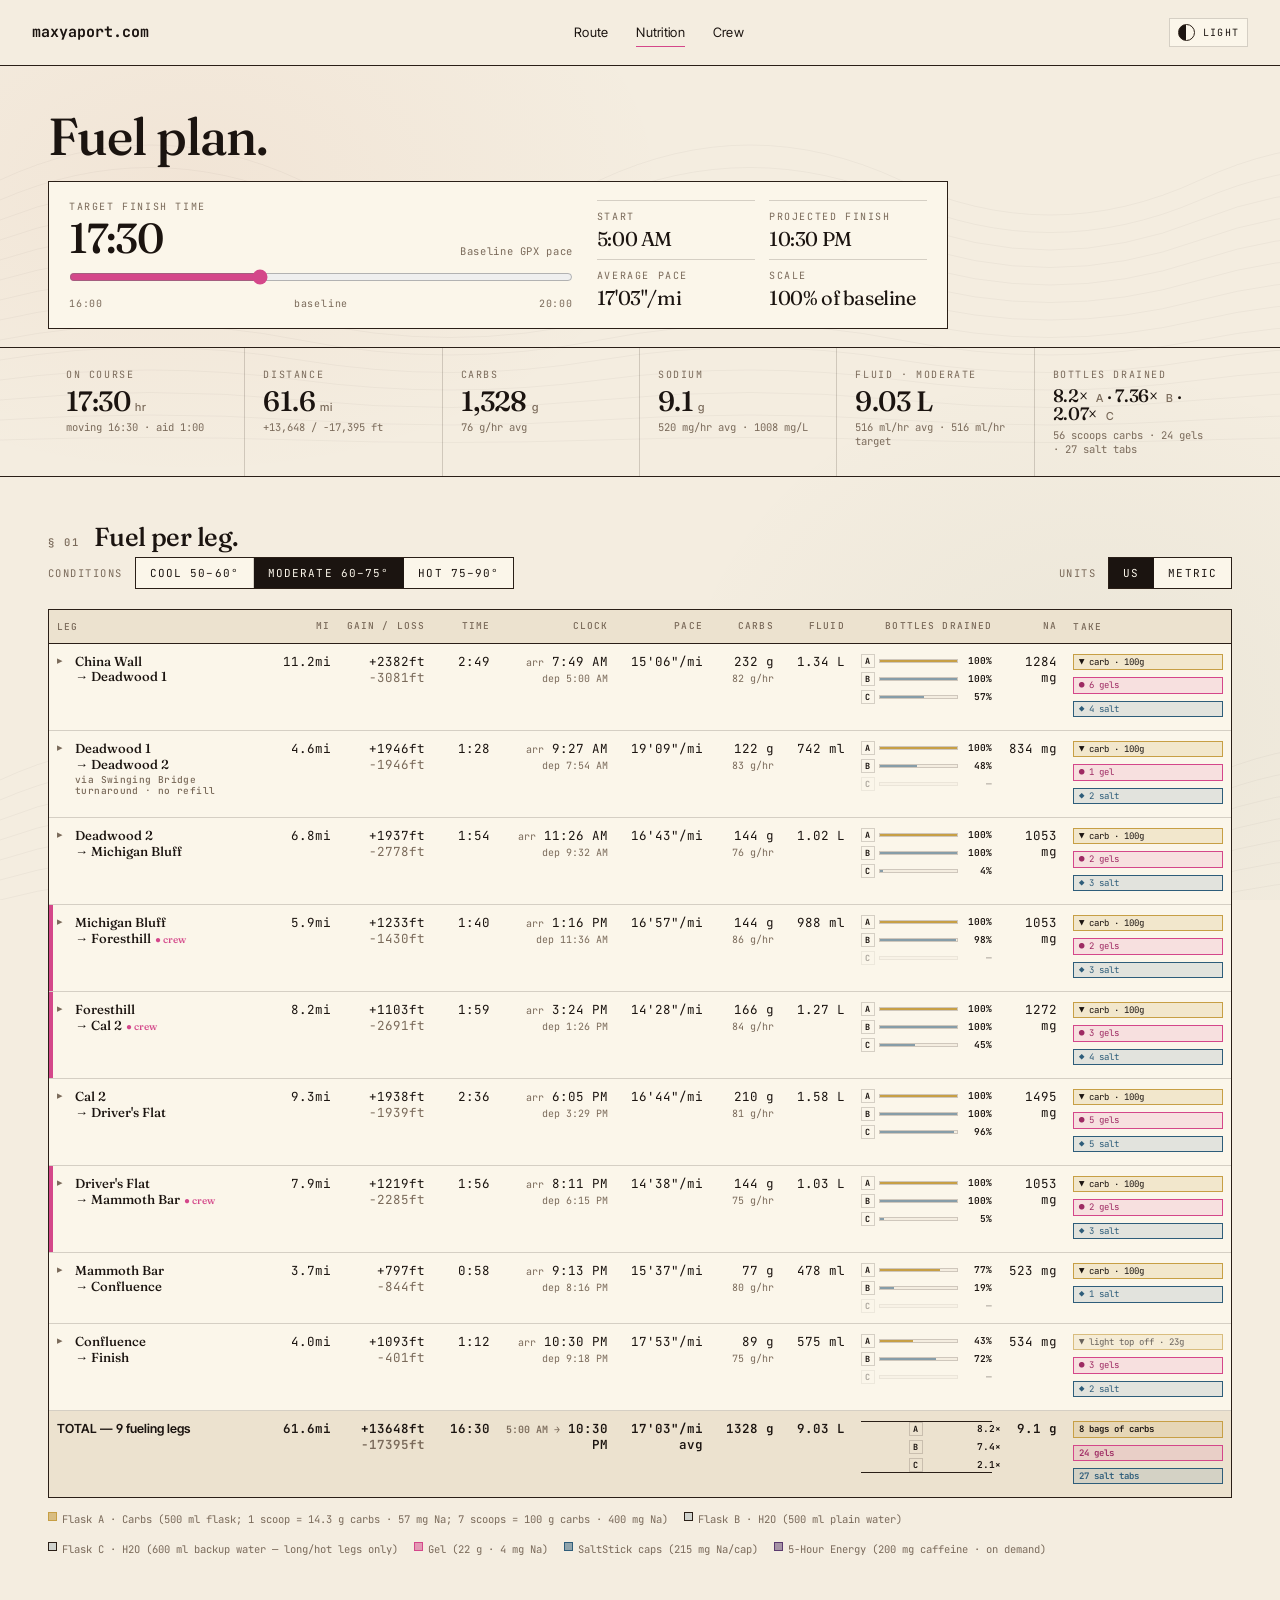
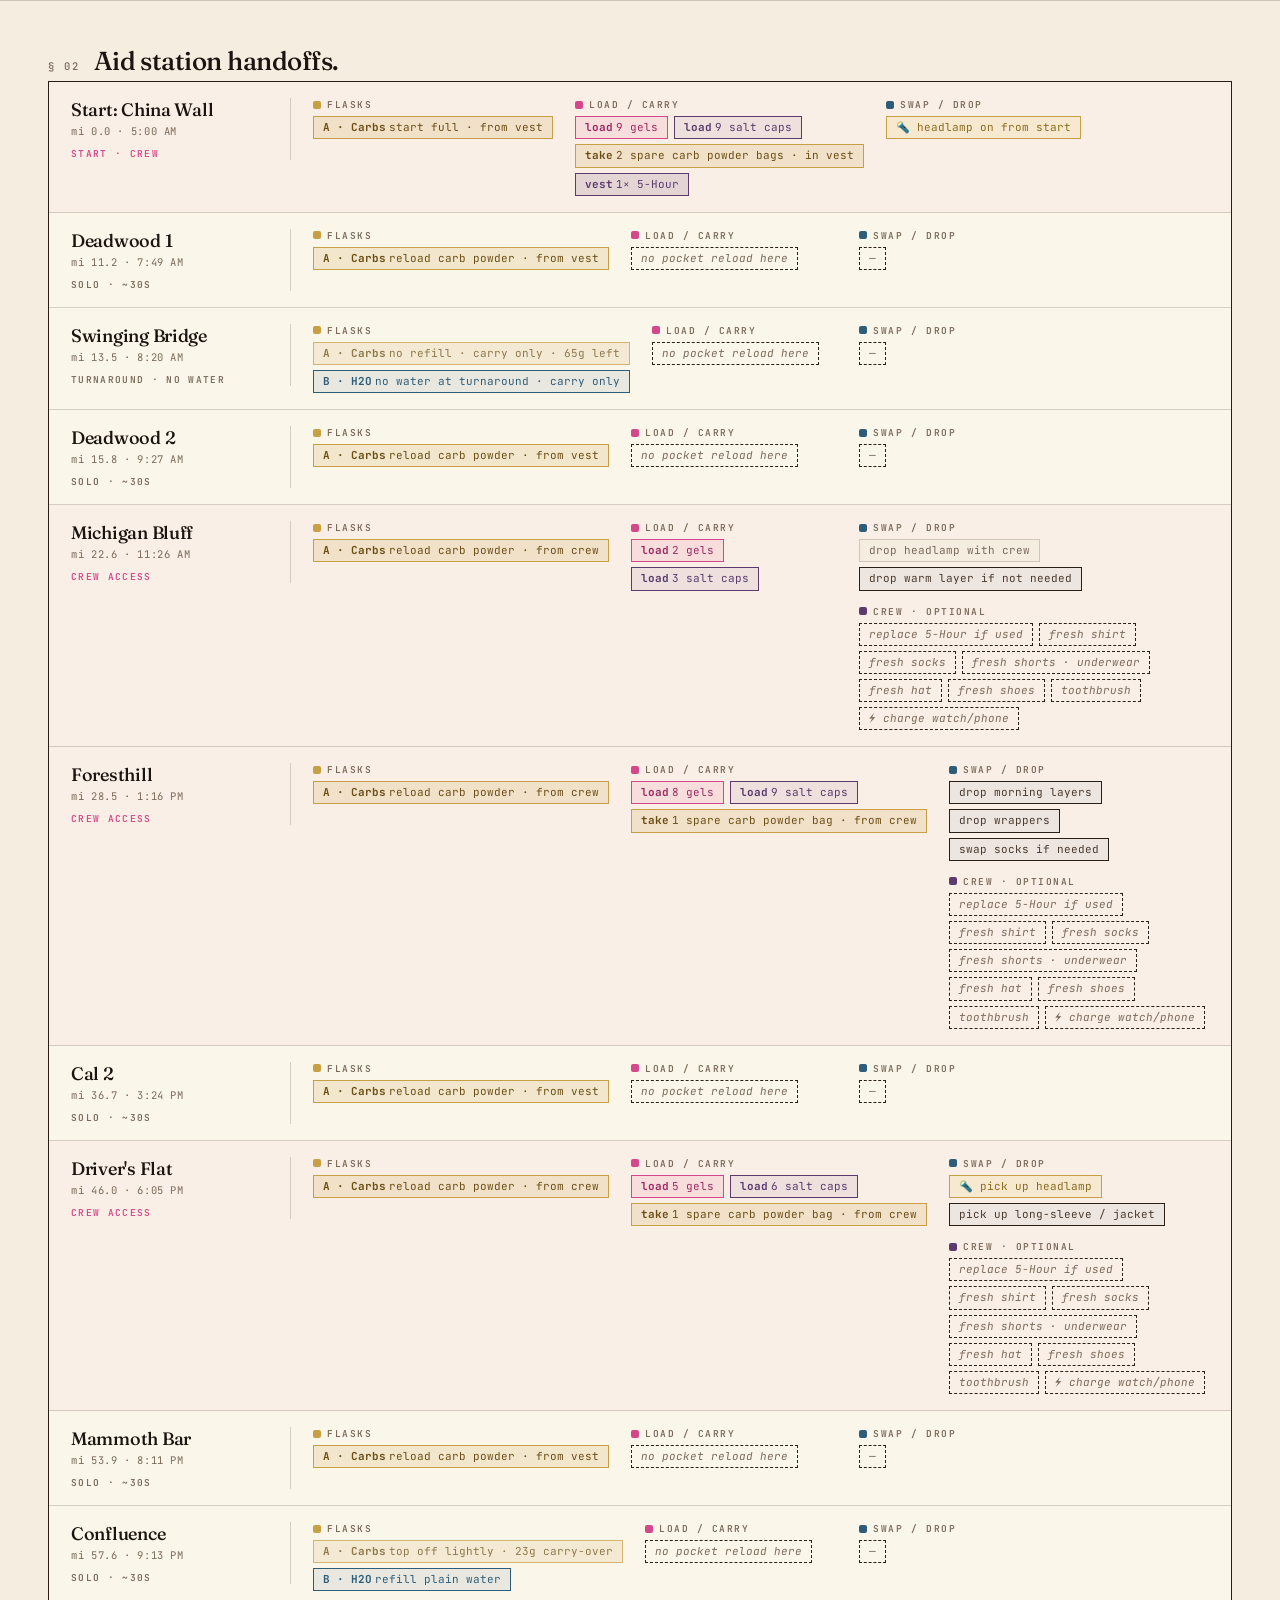
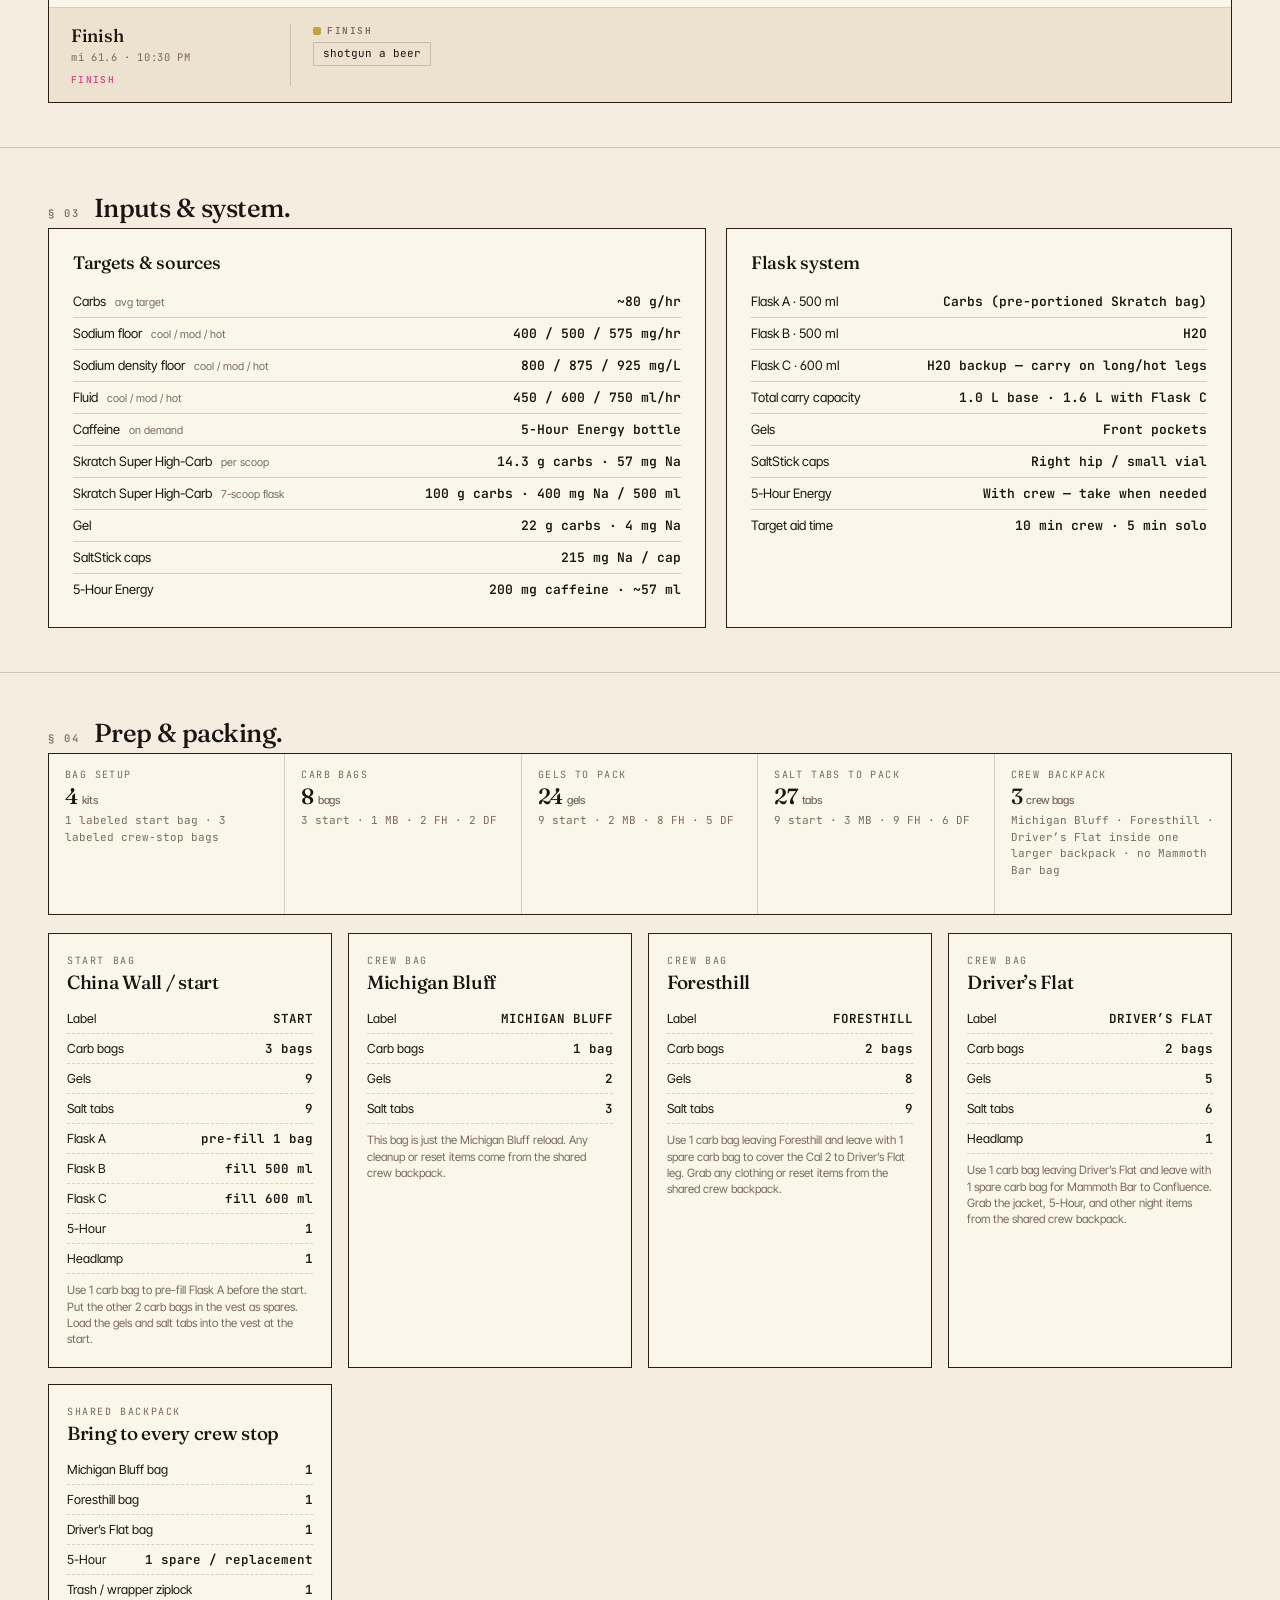
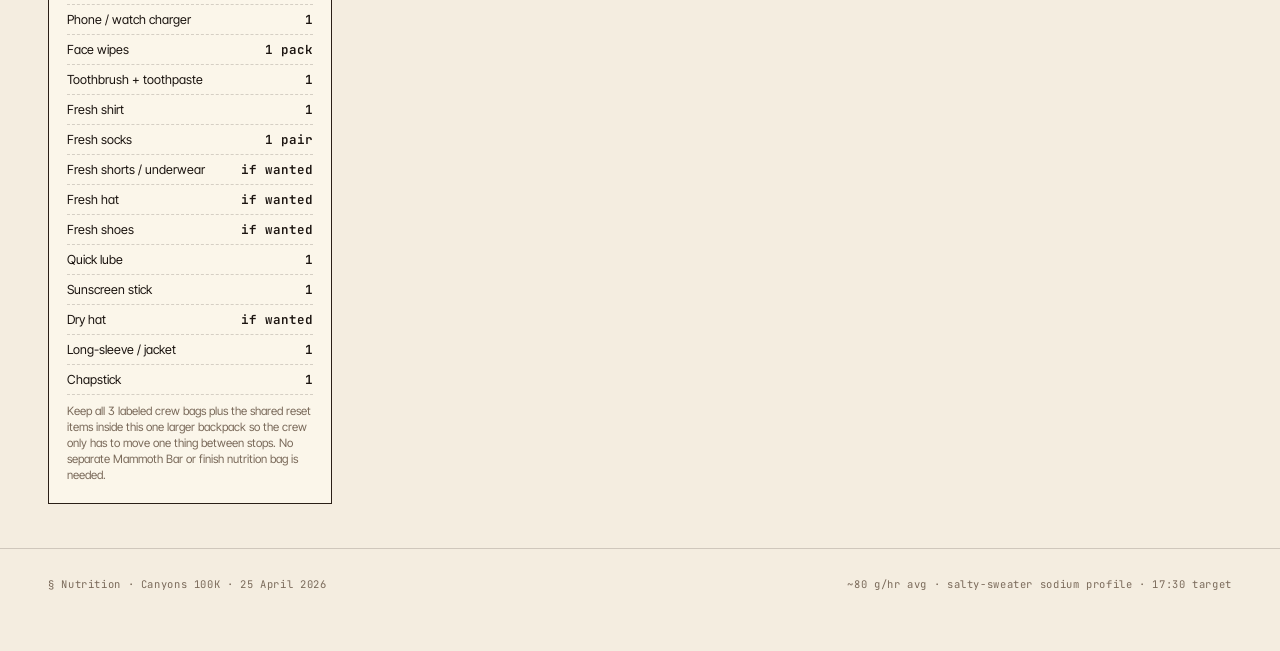
<file: nutrition.html>
<!doctype html>
<html lang="en">
<head>
<meta charset="utf-8" />
<meta name="viewport" content="width=device-width,initial-scale=1" />
<title>Nutrition · Canyons 100K 2026</title>
<script>
  (() => {
    try {
      const saved = localStorage.getItem('canyons_theme');
      const prefersDark = window.matchMedia && window.matchMedia('(prefers-color-scheme: dark)').matches;
      document.documentElement.dataset.theme = saved || (prefersDark ? 'dark' : 'light');
    } catch {
      document.documentElement.dataset.theme = 'light';
    }
  })();
</script>
<link rel="preconnect" href="https://fonts.googleapis.com" />
<link rel="preconnect" href="https://fonts.gstatic.com" crossorigin />
<link href="https://fonts.googleapis.com/css2?family=Fraunces:opsz,wght@9..144,400;9..144,500;9..144,600;9..144,700&family=Inter+Tight:wght@400;500;600;700&family=JetBrains+Mono:wght@400;500;600&display=swap" rel="stylesheet" />
<link rel="icon" href="assets/maxyaport-logo.svg" type="image/svg+xml" />
<link rel="stylesheet" href="assets/styles.css?v=20260501b" />
<style>
  html[data-theme="light"] { color-scheme: light; }
  html[data-theme="dark"] {
    color-scheme: dark;
    --bg: #151817;
    --bg-2: #20231f;
    --ink: #f4ead7;
    --ink-2: #d5c8b2;
    --muted: #a89a85;
    --line: #d8c6a8;
    --line-soft: rgba(216, 198, 168, 0.22);
    --paper: #1b1f1c;
    --ember: #ff79b8;
    --ember-2: #ff9fcb;
    --sierra: #89b77d;
    --dusk: #c6a0d9;
    --gold: #e4c86d;
    --crew: #7eb6d1;
  }
  html[data-theme="dark"] .topo-bg {
    background-image:
      radial-gradient(ellipse 800px 500px at 15% 20%, rgba(255, 121, 184, 0.09), transparent 60%),
      radial-gradient(ellipse 700px 600px at 85% 80%, rgba(137, 183, 125, 0.08), transparent 60%),
      url("data:image/svg+xml;utf8,<svg xmlns='http://www.w3.org/2000/svg' width='600' height='600' viewBox='0 0 600 600'><g fill='none' stroke='%23f4ead7' stroke-width='0.5' stroke-opacity='0.09'><path d='M0,300 Q150,260 300,300 T600,300' /><path d='M0,320 Q150,285 300,320 T600,320' /><path d='M0,280 Q150,235 300,280 T600,280' /><path d='M0,260 Q150,210 300,260 T600,260' /><path d='M0,340 Q150,310 300,340 T600,340' /><path d='M0,360 Q150,335 300,360 T600,360' /><path d='M0,240 Q150,185 300,240 T600,240' /><path d='M0,380 Q150,360 300,380 T600,380' /><path d='M0,220 Q150,160 300,220 T600,220' /><path d='M0,400 Q150,385 300,400 T600,400' /><path d='M0,200 Q150,135 300,200 T600,200' /><path d='M0,420 Q150,410 300,420 T600,420' /><path d='M0,180 Q150,110 300,180 T600,180' /><path d='M0,440 Q150,435 300,440 T600,440' /></g></svg>");
  }
  .theme-toggle {
    display: inline-flex;
    align-items: center;
    gap: 8px;
    padding: 5px 8px;
    border: 1px solid var(--line-soft);
    background: var(--paper);
    color: var(--ink);
    font-family: var(--mono);
    font-size: 10px;
    letter-spacing: 0.12em;
    text-transform: uppercase;
    cursor: pointer;
  }
  .theme-toggle:hover { border-color: var(--ember); }
  .theme-toggle:focus-visible {
    outline: 2px solid var(--ember);
    outline-offset: 3px;
  }
  .theme-toggle .icon {
    width: 17px;
    height: 17px;
    border: 1px solid var(--line);
    border-radius: 50%;
    background: linear-gradient(90deg, var(--ink) 0 50%, var(--paper) 50% 100%);
  }
  html[data-theme="dark"] .theme-toggle .mode-light,
  html[data-theme="light"] .theme-toggle .mode-dark { display: none; }
  html[data-theme="dark"] .nav {
    background: rgba(21, 24, 23, 0.94);
    backdrop-filter: blur(10px);
  }
  html[data-theme="dark"] .aid-card.compact.crew,
  html[data-theme="dark"] .aid-card.crew { background: rgba(255, 121, 184, 0.08); }
  html[data-theme="dark"] .aid-card.compact .chip.sk,
  html[data-theme="dark"] .ziplock-table .action .tag.use { color: #f5df96; }
  html[data-theme="dark"] .aid-card.compact .chip.h2o,
  html[data-theme="dark"] .aid-card.compact .chip.c,
  html[data-theme="dark"] .seg-table .pill.salt,
  html[data-theme="dark"] .mobile-legs .pill.salt,
  html[data-theme="dark"] .ziplock-table .src.crew { color: #9cd2ea; }
  html[data-theme="dark"] .aid-card.compact .chip.gel,
  html[data-theme="dark"] .seg-table .pill.gel,
  html[data-theme="dark"] .mobile-legs .pill.gel,
  html[data-theme="dark"] .ziplock-table .src.drop { color: #ffb2d4; }
  html[data-theme="dark"] .aid-card.compact .chip.salt,
  html[data-theme="dark"] .aid-card.compact .chip.caf,
  html[data-theme="dark"] .seg-table .pill.caf,
  html[data-theme="dark"] .ziplock-table .src.vest { color: #d9b5eb; }
  html[data-theme="dark"] .aid-card.compact .chip.lamp { color: #f4d878; }
  html[data-theme="dark"] .aid-card.compact .chip.kit,
  html[data-theme="dark"] .seg-table .pill.h2o,
  html[data-theme="dark"] .seg-table .pill.warn,
  html[data-theme="dark"] .mobile-legs .pill.warn { color: var(--ink-2); }
  html[data-theme="dark"] .mobile-legs .m-bottle-card {
    background: rgba(27, 31, 28, 0.74);
  }
  .hero { padding: 44px 48px 18px; max-width: 1320px; margin: 0 auto; }
  .hero .kicker { margin-bottom: 10px; }
  .hero h1 {
    font-family: var(--serif);
    font-weight: 500;
    font-size: clamp(32px, 4.6vw, 52px);
    line-height: 1.02;
    letter-spacing: -0.02em;
    margin: 0 0 10px;
  }
  .hero h1 em { font-style: italic; color: var(--ember); font-weight: 400; }
  .hero p.lede {
    font-family: var(--sans);
    font-size: 15px;
    line-height: 1.5;
    max-width: 640px;
    color: var(--ink-2);
    margin: 0;
  }
  .time-card {
    margin-top: 18px;
    max-width: 900px;
    background: var(--paper);
    border: 1px solid var(--line);
    padding: 18px 20px;
    display: grid;
    grid-template-columns: minmax(0, 1.45fr) minmax(240px, 0.95fr);
    gap: 18px 24px;
    align-items: start;
  }
  .time-slider-wrap { min-width: 0; }
  .time-head {
    display: flex;
    justify-content: space-between;
    align-items: end;
    gap: 12px;
    margin-bottom: 10px;
  }
  .time-head .lab,
  .time-meta .k {
    display: block;
    font-family: var(--mono);
    font-size: 10px;
    letter-spacing: 0.16em;
    text-transform: uppercase;
    color: var(--muted);
  }
  .time-head .val {
    display: block;
    margin-top: 6px;
    font-family: var(--serif);
    font-size: clamp(30px, 4vw, 42px);
    line-height: 0.95;
    font-weight: 500;
    letter-spacing: -0.03em;
  }
  .time-head .delta {
    font-family: var(--mono);
    font-size: 10.5px;
    letter-spacing: 0.06em;
    color: var(--muted);
    line-height: 1.4;
    text-align: right;
  }
  .time-slider {
    width: 100%;
    margin: 0;
    accent-color: var(--ember);
  }
  .time-scale {
    display: flex;
    justify-content: space-between;
    gap: 10px;
    margin-top: 8px;
    font-family: var(--mono);
    font-size: 10px;
    color: var(--muted);
    letter-spacing: 0.08em;
  }
  .time-note {
    margin: 10px 0 0;
    font-size: 12px;
    line-height: 1.45;
    color: var(--ink-2);
    max-width: 62ch;
  }
  .time-note + .time-note { margin-top: 6px; }
  .time-meta {
    display: grid;
    grid-template-columns: repeat(2, minmax(0, 1fr));
    gap: 10px 14px;
  }
  .time-meta .meta {
    padding-top: 9px;
    border-top: 1px solid var(--line-soft);
    min-width: 0;
  }
  .time-meta .v {
    display: block;
    margin-top: 5px;
    font-family: var(--serif);
    font-size: 20px;
    line-height: 1.05;
    letter-spacing: -0.02em;
    color: var(--ink);
    word-break: break-word;
  }

  .totals {
    max-width: 1320px;
    margin: 0 auto;
    padding: 0 48px;
    display: grid;
    grid-template-columns: repeat(6, 1fr);
    border-top: 1px solid var(--line);
    border-bottom: 1px solid var(--line);
  }
  .totals .cell {
    padding: 20px 18px;
    border-right: 1px solid var(--line-soft);
  }
  .totals .cell:last-child { border-right: 0; }
  .totals .lab { font-family: var(--mono); font-size: 10px; letter-spacing: 0.16em; text-transform: uppercase; color: var(--muted); margin-bottom: 6px; }
  .totals .val { font-family: var(--serif); font-size: 28px; font-weight: 500; line-height: 1; letter-spacing: -0.02em; }
  .totals .val small { font-family: var(--sans); font-size: 11px; letter-spacing: 0.04em; color: var(--muted); margin-left: 5px; font-weight: 500; }
  .totals .sub { font-size: 10.5px; color: var(--muted); margin-top: 5px; font-family: var(--mono); }

  .panel {
    max-width: 1320px;
    margin: 0 auto;
    padding: 44px 48px;
  }
  .panel h2 {
    font-family: var(--serif);
    font-weight: 500;
    font-size: 26px;
    letter-spacing: -0.02em;
    margin: 0 0 4px;
    display: flex;
    align-items: baseline;
    gap: 14px;
  }
  .panel h2 .num { font-family: var(--mono); font-size: 10.5px; letter-spacing: 0.18em; color: var(--muted); font-weight: 500; }
  .panel .sub { font-size: 13px; color: var(--ink-2); margin: 0 0 22px; max-width: 720px; line-height: 1.5; }

  .heat-row { display: flex; align-items: center; gap: 12px; margin-bottom: 20px; flex-wrap: wrap; }
  .toggle-group { display: flex; align-items: center; gap: 12px; flex-wrap: wrap; }
  .toggle-group--units { margin-left: auto; }
  .heat-row .lab { font-family: var(--mono); font-size: 10.5px; letter-spacing: 0.14em; text-transform: uppercase; color: var(--muted); }
  .heat-toggle { display: inline-flex; background: var(--paper); border: 1px solid var(--line); }
  .heat-toggle button {
    background: transparent; border: 0;
    padding: 8px 14px;
    font-family: var(--mono); font-size: 11px; letter-spacing: 0.1em; text-transform: uppercase;
    color: var(--ink); cursor: pointer;
    border-right: 1px solid var(--line-soft);
  }
  .heat-toggle button:last-child { border-right: 0; }
  .heat-toggle button.active { background: var(--ink); color: var(--paper); }
  .heat-toggle button:hover:not(.active) { background: var(--bg-2); }

  .seg-table { background: var(--paper); border: 1px solid var(--line); overflow: hidden; }
  .seg-table table { width: 100%; border-collapse: collapse; font-size: 12.5px; min-width: 0; table-layout: fixed; }
  .seg-table thead th.col-leg,
  .seg-table tbody tr:not(.leg-expand) > td.col-leg {
    width: 18.5%;
    min-width: 0;
  }
  .seg-table thead th.col-mi,
  .seg-table tbody tr:not(.leg-expand) > td.col-mi {
    width: 6%;
    min-width: 0;
  }
  .seg-table thead th.col-gain,
  .seg-table tbody tr:not(.leg-expand) > td.col-gain {
    width: 8%;
    min-width: 0;
  }
  .seg-table thead th.col-time,
  .seg-table tbody tr:not(.leg-expand) > td.col-time {
    width: 5.5%;
    min-width: 0;
  }
  .seg-table tbody tr:not(.leg-expand) > td:nth-child(5),
  .seg-table thead th:nth-child(5) { width: 10%; }
  .seg-table tbody tr:not(.leg-expand) > td:nth-child(6),
  .seg-table thead th:nth-child(6) { width: 8%; }
  .seg-table tbody tr:not(.leg-expand) > td:nth-child(7),
  .seg-table thead th:nth-child(7) { width: 6%; }
  .seg-table tbody tr:not(.leg-expand) > td:nth-child(8),
  .seg-table thead th:nth-child(8) { width: 6%; }
  .seg-table tbody tr:not(.leg-expand) > td:nth-child(9),
  .seg-table thead th:nth-child(9) { width: 12.5%; }
  .seg-table tbody tr:not(.leg-expand) > td:nth-child(10),
  .seg-table thead th:nth-child(10) { width: 5.5%; }
  .seg-table tbody tr:not(.leg-expand) > td:nth-child(11),
  .seg-table thead th:nth-child(11) { width: 14%; }
  .mobile-legs { display: none; }
  .mobile-legs .m-leg-card {
    background: var(--paper);
    border: 1px solid var(--line);
    margin-bottom: 12px;
  }
  .mobile-legs .m-leg-card:last-child { margin-bottom: 0; }
  .mobile-legs .m-leg-card.crew { box-shadow: inset 4px 0 0 var(--ember); }
  .mobile-legs .m-leg-card summary {
    list-style: none;
    cursor: pointer;
    padding: 16px 16px 14px;
  }
  .mobile-legs .m-leg-card summary::-webkit-details-marker { display: none; }
  .mobile-legs .m-leg-card[open] summary {
    background: var(--bg-2);
    border-bottom: 1px solid var(--line-soft);
  }
  .mobile-legs .m-top {
    display: flex;
    justify-content: space-between;
    gap: 14px;
    align-items: flex-start;
  }
  .mobile-legs .m-title {
    font-family: var(--serif);
    font-size: 18px;
    line-height: 1.1;
    letter-spacing: -0.015em;
    font-weight: 500;
  }
  .mobile-legs .m-title .crew-dot { color: var(--ember); font-size: 10px; margin-left: 4px; }
  .mobile-legs .m-sub {
    margin-top: 5px;
    font-family: var(--mono);
    font-size: 10.5px;
    color: var(--muted);
    letter-spacing: 0.04em;
    line-height: 1.4;
  }
  .mobile-legs .m-via {
    display: block;
    margin-top: 4px;
    font-family: var(--mono);
    font-size: 10px;
    color: var(--muted);
    letter-spacing: 0.04em;
    line-height: 1.35;
  }
  .mobile-legs .m-open {
    margin-top: 10px;
    font-family: var(--mono);
    font-size: 10px;
    letter-spacing: 0.12em;
    text-transform: uppercase;
    color: var(--muted);
  }
  .mobile-legs .m-leg-card[open] .m-open { color: var(--ember); }
  .mobile-legs .m-stats {
    display: grid;
    grid-template-columns: repeat(2, minmax(0, 1fr));
    gap: 8px 10px;
    margin-top: 12px;
  }
  .mobile-legs .m-stat {
    padding-top: 7px;
    border-top: 1px solid var(--line-soft);
    min-width: 0;
  }
  .mobile-legs .m-stat .k {
    display: block;
    font-family: var(--mono);
    font-size: 9.5px;
    letter-spacing: 0.12em;
    text-transform: uppercase;
    color: var(--muted);
    margin-bottom: 4px;
  }
  .mobile-legs .m-stat .v {
    display: block;
    font-family: var(--serif);
    font-size: 15px;
    line-height: 1.1;
    letter-spacing: -0.015em;
    color: var(--ink);
    word-break: break-word;
  }
  .mobile-legs .m-stat .subv {
    display: block;
    margin-top: 4px;
    font-family: var(--mono);
    font-size: 10px;
    color: var(--muted);
    line-height: 1.35;
  }
  .mobile-legs .m-pills {
    display: flex;
    flex-wrap: wrap;
    gap: 5px;
    margin-top: 12px;
  }
  .mobile-legs .pill {
    display: inline-flex; align-items: center; gap: 4px;
    padding: 3px 7px; background: var(--bg);
    border: 1px solid var(--line-soft);
    font-family: var(--mono); font-size: 10.5px; line-height: 1;
    white-space: normal;
  }
  .mobile-legs .pill.sk { background: rgba(199, 159, 69, 0.18); border-color: var(--gold); }
  .mobile-legs .pill.gel { background: rgba(212, 71, 138, 0.12); border-color: var(--ember); color: var(--ember-2); }
  .mobile-legs .pill.salt { background: rgba(46, 93, 122, 0.12); border-color: var(--crew); color: var(--crew); }
  .mobile-legs .pill.warn { background: rgba(42, 31, 23, 0.06); border-color: var(--line); color: var(--ink-2); }
  .mobile-legs .m-body {
    padding: 14px 16px 16px;
    background: var(--bg-2);
  }
  .mobile-legs .m-body .expand-grid {
    grid-template-columns: 1fr;
    gap: 14px;
  }
  .seg-table thead th {
    text-align: left;
    padding: 10px 8px;
    font-family: var(--mono);
    font-size: 9.5px; letter-spacing: 0.12em; text-transform: uppercase;
    color: var(--muted); font-weight: 500;
    border-bottom: 1px solid var(--line);
    background: var(--bg-2);
    white-space: normal;
  }
  .seg-table tbody td {
    padding: 10px 8px;
    border-bottom: 1px solid var(--line-soft);
    vertical-align: top;
  }
  .seg-table tbody tr:last-child td { border-bottom: 0; }
  .seg-table .leg-row { cursor: pointer; transition: background 0.12s; }
  .seg-table .leg-row:hover { background: var(--bg-2); }
  .seg-table .leg-row .chev {
    display: inline-block;
    color: var(--muted);
    font-size: 11px;
    margin-right: 6px;
    transition: transform 0.15s;
  }
  .seg-table .leg-row.open .chev { transform: rotate(90deg); color: var(--ember); }
  .seg-table .leg-row.open { background: var(--bg-2); }
  .seg-table .leg-expand { display: none; }
  .seg-table .leg-expand.open { display: table-row; }
  .seg-table .leg-expand td {
    padding: 18px 22px 22px;
    background: var(--bg-2);
    border-bottom: 1px solid var(--line);
  }
  .expand-grid {
    display: grid;
    grid-template-columns: 1.12fr 1fr;
    gap: 22px;
    max-width: 100%;
  }
  .pack-list { }
  .pack-list .pack-title {
    font-family: var(--mono);
    font-size: 10px;
    letter-spacing: 0.14em;
    text-transform: uppercase;
    color: var(--muted);
    margin-bottom: 10px;
    font-weight: 500;
  }
  .pack-list .pack-aid {
    font-family: var(--serif);
    font-size: 14px;
    color: var(--ink);
    text-transform: none;
    letter-spacing: -0.01em;
    font-weight: 500;
  }
  .pack-list ul {
    margin: 0;
    padding-left: 0;
    list-style: none;
  }
  .pack-list li {
    position: relative;
    padding: 6px 0 6px 14px;
    font-size: 12.5px;
    line-height: 1.4;
    color: var(--ink);
    border-bottom: 1px dotted var(--line-soft);
  }
  .pack-list li:last-child { border-bottom: 0; }
  .pack-list li::before {
    content: "";
    position: absolute;
    left: 0;
    top: 14px;
    width: 6px;
    height: 1px;
    background: var(--muted);
  }
  .pack-list li .item-k {
    font-weight: 700;
  }
  .pack-list li .item-sub {
    display: block;
    margin-top: 3px;
    color: var(--muted);
    font-family: var(--mono);
    font-size: 10.5px;
    letter-spacing: 0.03em;
  }
  .pack-list li.muted {
    color: var(--muted);
  }
  .seg-table tbody tr.tot td {
    background: var(--bg-2);
    font-weight: 600;
    border-top: 1px solid var(--line);
    border-bottom: 0;
  }
  .seg-table tbody tr.crew td { border-left: 0; }
  .seg-table tbody tr.crew td:first-child { box-shadow: inset 4px 0 0 var(--ember); }
  .seg-table .seg-from {
    display: flex;
    align-items: flex-start;
    gap: 6px;
    font-family: var(--serif);
    font-size: 13px;
    font-weight: 500;
    line-height: 1.12;
  }
  .seg-table .seg-route {
    display: flex;
    flex-direction: column;
    gap: 1px;
    min-width: 0;
  }
  .seg-table .seg-route-start,
  .seg-table .seg-route-end {
    display: block;
  }
  .seg-table .seg-route-via {
    display: block;
    margin-top: 3px;
    font-family: var(--mono);
    font-size: 9.5px;
    color: var(--muted);
    letter-spacing: 0.04em;
  }
  .seg-table .seg-from .crew-dot { color: var(--ember); font-size: 10px; margin-left: 4px; }
  .seg-table .seg-meta { font-family: var(--mono); font-size: 9.5px; color: var(--muted); margin-top: 3px; letter-spacing: 0.02em; }
  .seg-table .num-c { text-align: right; font-family: var(--mono); font-variant-numeric: tabular-nums; white-space: normal; line-height: 1.25; }
  .seg-table .grade-bar {
    display: inline-block; width: 36px; height: 5px; background: var(--bg); border: 1px solid var(--line-soft); position: relative; vertical-align: middle; margin-left: 4px;
  }
  .seg-table .grade-bar i { position: absolute; top: 0; bottom: 0; background: var(--sierra); }
  .seg-table .pill {
    display: inline-flex; align-items: center; gap: 4px;
    padding: 2px 6px; background: var(--bg);
    border: 1px solid var(--line-soft);
    font-family: var(--mono); font-size: 10.5px; line-height: 1;
    margin-right: 3px; margin-bottom: 3px;
    white-space: nowrap;
  }
  .seg-table .pill.sk { background: rgba(199, 159, 69, 0.18); border-color: var(--gold); }
  .seg-table .pill.h2o { background: var(--bg-2); border-color: var(--line); color: var(--ink-2); }
  .seg-table .pill.gel { background: rgba(212, 71, 138, 0.12); border-color: var(--ember); color: var(--ember-2); }
  .seg-table .pill.salt { background: rgba(46, 93, 122, 0.12); border-color: var(--crew); color: var(--crew); }
  .seg-table .pill.caf { background: rgba(91, 58, 110, 0.14); border-color: var(--dusk); color: var(--dusk); }
  .seg-table .pill.warn { background: rgba(42, 31, 23, 0.06); border-color: var(--line); color: var(--ink-2); }
  .bot-cell { display: flex; flex-direction: column; gap: 4px; align-items: stretch; min-width: 148px; }
  .bot-row {
    display: grid;
    grid-template-columns: minmax(64px, auto) 50px 52px;
    align-items: center;
    gap: 6px;
    font-size: 10.5px;
    font-family: var(--mono);
    white-space: nowrap;
  }
  .bot-row .lab2 {
    display: inline-flex;
    align-items: center;
    gap: 6px;
    color: var(--muted);
    min-width: 0;
  }
  .bot-row .lab2 .fid {
    display: inline-flex;
    align-items: center;
    justify-content: center;
    width: 16px;
    height: 16px;
    border: 1px solid var(--line-soft);
    color: var(--ink);
    font-size: 10px;
    font-weight: 700;
    line-height: 1;
  }
  .bot-row .lab2 .fname {
    font-size: 9.5px;
    letter-spacing: 0.08em;
    text-transform: uppercase;
  }
  .bot-row .val2 { color: var(--ink); font-weight: 600; min-width: 52px; text-align: right; }
  .bot-bar { width: 50px; height: 4px; background: var(--bg); border: 1px solid var(--line-soft); position: relative; }
  .bot-bar i { position: absolute; left: 0; top: 0; bottom: 0; }
  .bot-bar.sk i { background: var(--gold); }
  .bot-bar.h2o i { background: var(--crew); opacity: 0.55; }
  .bot-cell.totals { min-width: 170px; }
  .bot-cell.totals .bot-row {
    grid-template-columns: minmax(64px, auto) minmax(0, 1fr);
  }
  .bot-cell.totals .val2 {
    min-width: 0;
    text-align: left;
  }
  .seg-table .bot-cell { min-width: 0; }
  .seg-table .bot-row {
    grid-template-columns: 14px minmax(0, 1fr) 30px;
    gap: 4px;
    font-size: 9.5px;
  }
  .seg-table .bot-row .lab2 { gap: 0; }
  .seg-table .bot-row .lab2 .fid {
    width: 14px;
    height: 14px;
    font-size: 8.5px;
  }
  .seg-table .bot-row .lab2 .fname { display: none; }
  .seg-table .bot-row .val2 { min-width: 0; font-size: 9.5px; }
  .seg-table .bot-bar { width: auto; }
  .seg-table .take-cell {
    display: flex;
    flex-direction: column;
    gap: 4px;
    align-items: stretch;
    min-width: 0;
  }
  .seg-table .take-cell .pill {
    display: block;
    width: 100%;
    max-width: 100%;
    padding: 2px 5px;
    font-size: 9px;
    line-height: 1.15;
    white-space: normal;
    text-align: left;
    margin-right: 0;
  }
  .seg-table tbody tr:not(.leg-expand) > td:last-child { min-width: 0; }
  .mobile-legs .m-bottle-card {
    margin-top: 10px;
    padding: 10px 11px 9px;
    background: rgba(251, 246, 234, 0.72);
    border: 1px solid var(--line-soft);
  }
  .mobile-legs .m-bottle-hd {
    margin-bottom: 8px;
    font-family: var(--mono);
    font-size: 9.5px;
    letter-spacing: 0.14em;
    text-transform: uppercase;
    color: var(--muted);
  }
  .mobile-legs .m-bottle-card .bot-cell {
    min-width: 0;
    gap: 7px;
  }
  .mobile-legs .m-bottle-card .bot-row {
    grid-template-columns: minmax(82px, auto) minmax(0, 1fr) 42px;
    gap: 8px;
    font-size: 11px;
  }
  .mobile-legs .m-bottle-card .bot-row .lab2 .fid {
    width: 18px;
    height: 18px;
  }
  .mobile-legs .m-bottle-card .bot-row .lab2 .fname {
    font-size: 10px;
  }
  .mobile-legs .m-bottle-card .bot-bar {
    width: auto;
    height: 6px;
  }

  /* Aid cards */
  .aid-grid {
    display: grid; grid-template-columns: 1fr;
    border: 1px solid var(--line); background: var(--paper);
  }
  .aid-card.compact {
    padding: 16px 22px;
    border-right: 0;
    border-bottom: 1px solid var(--line-soft);
    display: grid;
    grid-template-columns: minmax(220px, 1.2fr) 3fr 2fr;
    gap: 22px;
    align-items: start;
  }
  .aid-card.compact:last-child { border-bottom: 0; }
  .aid-card.compact.crew { background: rgba(212, 71, 138, 0.04); }
  .aid-card.compact.crew.finish { background: var(--bg-2); }
  .aid-card.compact .row1 { display: flex; flex-direction: column; gap: 3px; padding-right: 10px; border-right: 1px solid var(--line-soft); }
  .aid-card.compact .name { font-family: var(--serif); font-size: 18px; font-weight: 500; letter-spacing: -0.015em; }
  .aid-card.compact .name em { color: var(--ember); font-style: italic; font-weight: 400; font-size: 10px; margin-left: 6px; text-transform: uppercase; letter-spacing: 0.1em; font-family: var(--mono); }
  .aid-card.compact .mile { font-family: var(--mono); font-size: 10.5px; color: var(--muted); letter-spacing: 0.06em; }
  .aid-card.compact .crew-tag {
    display: inline-block; margin-top: 6px;
    font-family: var(--mono); font-size: 9.5px; letter-spacing: 0.14em; text-transform: uppercase;
    color: var(--ember); font-weight: 600;
  }
  .aid-card.compact .crew-tag.solo { color: var(--muted); }
  .aid-card.compact .crew-tag.water { color: var(--crew); }

  .lane-grid { display: grid; grid-template-columns: 1fr 1fr; gap: 14px 22px; }
  .lane { display: flex; flex-direction: column; gap: 5px; }
  .lane .lane-hd { font-family: var(--mono); font-size: 9.5px; letter-spacing: 0.16em; text-transform: uppercase; color: var(--muted); font-weight: 600; display: flex; align-items: center; gap: 6px; }
  .lane .lane-hd::before {
    content: ''; display: inline-block; width: 8px; height: 8px; border-radius: 2px;
  }
  .lane.l-flasks .lane-hd::before { background: var(--gold); }
  .lane.l-fuel .lane-hd::before { background: var(--ember); }
  .lane.l-kit .lane-hd::before { background: var(--crew); }
  .lane.l-crew .lane-hd::before { background: #5B3A6E; }

  .lane .chips { display: flex; flex-wrap: wrap; gap: 5px 6px; }
  .aid-card.compact .chip {
    display: inline-flex; align-items: center;
    padding: 4px 9px;
    font-family: var(--mono); font-size: 11px; line-height: 1.2;
    background: var(--bg-2); border: 1px solid var(--line-soft);
    white-space: nowrap;
  }
  .aid-card.compact .chip b { font-weight: 700; margin-right: 3px; }
  .aid-card.compact .chip.sk { background: rgba(199, 159, 69, 0.18); border-color: var(--gold); color: #6B4E14; }
  .aid-card.compact .chip.h2o { background: rgba(46, 93, 122, 0.09); border-color: var(--crew); color: var(--crew); }
  .aid-card.compact .chip.c { background: rgba(46, 93, 122, 0.05); border-color: var(--crew); color: var(--crew); border-style: dashed; }
  .aid-card.compact .chip.gel { background: rgba(212, 71, 138, 0.1); border-color: var(--ember); color: var(--ember-2); }
  .aid-card.compact .chip.salt { background: rgba(91, 58, 110, 0.08); border-color: var(--dusk); color: var(--dusk); }
  .aid-card.compact .chip.caf { background: rgba(91, 58, 110, 0.14); border-color: #5B3A6E; color: #5B3A6E; }
  .aid-card.compact .chip.lamp { background: rgba(228, 192, 75, 0.14); border-color: #C79F45; color: #8A6D20; }
  .aid-card.compact .chip.lamp-off { background: var(--bg); border-color: var(--line-soft); color: var(--muted); }
  .aid-card.compact .chip.kit { background: rgba(46, 93, 122, 0.06); border-color: var(--line); color: var(--ink-2); }
  .aid-card.compact .chip.optional { background: transparent; border: 1px dashed var(--line); color: var(--muted); font-style: italic; }

  @media (max-width: 980px) {
    .expand-grid { grid-template-columns: 1fr; gap: 16px; }
  }

  @media (max-width: 1180px) {
    .seg-table table {
      font-size: 11.5px;
    }
    .seg-table thead th,
    .seg-table tbody td {
      padding-left: 6px;
      padding-right: 6px;
    }
    .seg-table thead th.col-leg,
    .seg-table tbody tr:not(.leg-expand) > td.col-leg {
      width: 17%;
    }
    .seg-table thead th.col-mi,
    .seg-table tbody tr:not(.leg-expand) > td.col-mi {
      width: 5.5%;
    }
    .seg-table thead th.col-gain,
    .seg-table tbody tr:not(.leg-expand) > td.col-gain {
      width: 7.5%;
    }
    .seg-table thead th.col-time,
    .seg-table tbody tr:not(.leg-expand) > td.col-time {
      width: 5%;
    }
    .seg-table .seg-from {
      font-size: 12.5px;
      line-height: 1.16;
    }
    .seg-table .num-c {
      font-size: 10.5px;
    }
    .seg-table .take-cell .pill {
      padding: 2px 4px;
      font-size: 8.5px;
    }
    .bot-cell,
    .bot-cell.totals {
      min-width: 0;
    }
    .bot-row {
      grid-template-columns: 14px minmax(0, 1fr) 28px;
      font-size: 9px;
    }
    .bot-row .lab2 {
      gap: 0;
    }
    .bot-row .lab2 .fid {
      width: 14px;
      height: 14px;
      font-size: 8.5px;
    }
    .bot-row .lab2 .fname {
      display: none;
    }
    .bot-row .val2 {
      min-width: 0;
      font-size: 9px;
    }
    .bot-bar {
      width: auto;
    }
    .seg-table tbody tr.leg-row > td:last-child {
      min-width: 0;
    }
  }

  @media (max-width: 860px) {
    .aid-card.compact { grid-template-columns: 1fr; gap: 10px; }
    .aid-card.compact .row1 { border-right: 0; border-bottom: 1px solid var(--line-soft); padding-right: 0; padding-bottom: 8px; }
    .lane-grid { grid-template-columns: 1fr; }
  }

  .aid-card {
    padding: 20px 22px;
    border-right: 1px solid var(--line-soft);
    border-bottom: 1px solid var(--line-soft);
  }
  .aid-card:nth-child(2n) { border-right: 0; }
  .aid-card.crew { background: rgba(212, 71, 138, 0.04); }
  .aid-card .head { display: flex; align-items: baseline; justify-content: space-between; gap: 8px; margin-bottom: 2px; }
  .aid-card .name { font-family: var(--serif); font-size: 19px; font-weight: 500; letter-spacing: -0.015em; }
  .aid-card .name em { color: var(--ember); font-style: italic; font-weight: 400; font-size: 12px; margin-left: 6px; text-transform: uppercase; letter-spacing: 0.1em; font-family: var(--mono); }
  .aid-card .mile { font-family: var(--mono); font-size: 11px; color: var(--muted); letter-spacing: 0.08em; }
  .aid-card .eta { font-family: var(--mono); font-size: 11px; color: var(--muted); margin-bottom: 12px; }
  .aid-card .eta b { color: var(--ink); font-weight: 600; }
  .aid-card h4 { font-family: var(--mono); font-size: 9.5px; letter-spacing: 0.16em; text-transform: uppercase; color: var(--muted); margin: 12px 0 5px; font-weight: 500; }
  .aid-card ul { margin: 0 0 4px; padding-left: 15px; font-size: 13px; line-height: 1.5; }
  .aid-card ul li { margin-bottom: 2px; }
  .aid-card .leave-with {
    margin-top: 10px; padding: 8px 10px;
    background: var(--bg-2); border: 1px solid var(--line-soft);
    font-size: 12px; line-height: 1.4;
  }
  .aid-card .leave-with b { font-family: var(--mono); font-size: 9.5px; letter-spacing: 0.16em; text-transform: uppercase; color: var(--muted); display: block; margin-bottom: 3px; font-weight: 500; }

  .pack-grid { display: grid; grid-template-columns: repeat(auto-fit, minmax(230px, 1fr)); gap: 16px; }
  .pack-card { background: var(--paper); border: 1px solid var(--line); padding: 20px 18px; }
  .pack-card .lab { font-family: var(--mono); font-size: 10px; letter-spacing: 0.16em; text-transform: uppercase; color: var(--muted); margin-bottom: 3px; }
  .pack-card h3 { font-family: var(--serif); font-size: 19px; margin: 0 0 10px; font-weight: 500; letter-spacing: -0.015em; }
  .pack-card h3 em { color: var(--ember); font-style: italic; font-weight: 400; font-size: 12px; font-family: var(--mono); text-transform: uppercase; letter-spacing: 0.1em; margin-left: 4px; }
  .pack-card .row { display: flex; justify-content: space-between; align-items: baseline; padding: 6px 0; border-bottom: 1px dashed var(--line-soft); font-size: 12.5px; }
  .pack-card .row:last-of-type { border-bottom: 0; }
  .pack-card .row .what { color: var(--ink); }
  .pack-card .row .qty { font-family: var(--mono); font-weight: 600; font-variant-numeric: tabular-nums; }
  .pack-card .note { font-size: 11.5px; color: var(--muted); margin-top: 8px; line-height: 1.4; }

  .assume-grid { display: grid; grid-template-columns: 1.3fr 1fr; gap: 20px; }
  .assume-card { background: var(--paper); border: 1px solid var(--line); padding: 22px 24px; }
  .assume-card h3 { font-family: var(--serif); font-weight: 500; font-size: 18px; margin: 0 0 12px; letter-spacing: -0.015em; }
  .assume-card .row { display: grid; grid-template-columns: 1fr auto; gap: 8px; padding: 7px 0; border-bottom: 1px solid var(--line-soft); font-size: 13px; align-items: baseline; }
  .assume-card .row:last-child { border-bottom: 0; }
  .assume-card .row .k small { color: var(--muted); margin-left: 6px; }
  .assume-card .row .v { font-family: var(--mono); font-weight: 600; font-variant-numeric: tabular-nums; }

  .legend-row { display: flex; gap: 16px; flex-wrap: wrap; margin-top: 14px; font-family: var(--mono); font-size: 10.5px; color: var(--muted); }
  .legend-row span { display: inline-flex; align-items: flex-start; gap: 5px; }
  .legend-row span i { width: 9px; height: 9px; display: inline-block; border: 1px solid var(--line-soft); }
  .legend-row .l-sk i { background: rgba(199, 159, 69, 0.6); border-color: var(--gold); }
  .legend-row .l-gel i { background: rgba(212, 71, 138, 0.5); border-color: var(--ember); }
  .legend-row .l-salt i { background: rgba(46, 93, 122, 0.5); border-color: var(--crew); }
  .legend-row .l-h2o i { background: rgba(46, 93, 122, 0.18); border-color: var(--line); }
  .legend-row .l-caf i { background: rgba(91, 58, 110, 0.5); border-color: var(--dusk); }

  /* ===== Ziplock system ===== */
  .ziplock-block { margin-top: 36px; padding-top: 28px; border-top: 1px solid var(--line-soft); }
  .ziplock-block .sub-hd {
    font-family: var(--serif); font-size: 20px; font-weight: 500; letter-spacing: -0.015em;
    margin: 0 0 8px 0;
  }
  .ziplock-block .sub { margin-top: 0; margin-bottom: 18px; }
  .ziplock-summary {
    display: grid;
    grid-template-columns: repeat(auto-fit, minmax(180px, 1fr));
    border: 1px solid var(--line);
    background: var(--paper);
    margin-bottom: 18px;
  }
  .ziplock-summary .cell {
    padding: 14px 16px;
    border-right: 1px solid var(--line-soft);
  }
  .ziplock-summary .cell:last-child { border-right: 0; }
  .ziplock-summary .lab { font-family: var(--mono); font-size: 10px; letter-spacing: 0.14em; text-transform: uppercase; color: var(--muted); margin-bottom: 4px; }
  .ziplock-summary .val { font-family: var(--serif); font-size: 22px; font-weight: 500; line-height: 1; letter-spacing: -0.015em; }
  .ziplock-summary .val small { font-family: var(--sans); font-size: 11px; color: var(--muted); margin-left: 4px; font-weight: 500; }
  .ziplock-summary .sub { font-size: 11px; color: var(--muted); margin-top: 5px; font-family: var(--mono); }

  .ziplock-table { background: var(--paper); border: 1px solid var(--line); overflow-x: auto; }
  .ziplock-table table { width: 100%; border-collapse: collapse; font-size: 13px; min-width: 760px; }
  .ziplock-table thead th {
    text-align: left;
    padding: 11px 12px;
    font-family: var(--mono);
    font-size: 10px; letter-spacing: 0.14em; text-transform: uppercase;
    color: var(--muted); font-weight: 500;
    border-bottom: 1px solid var(--line);
    background: var(--bg-2);
  }
  .ziplock-table tbody td {
    padding: 12px;
    border-bottom: 1px solid var(--line-soft);
    vertical-align: top;
  }
  .ziplock-table tbody tr:last-child td { border-bottom: 0; }
  .ziplock-table .aid-name { font-family: var(--serif); font-size: 14.5px; font-weight: 500; letter-spacing: -0.01em; }
  .ziplock-table .aid-name em { color: var(--ember); font-style: italic; font-size: 10px; text-transform: uppercase; letter-spacing: 0.08em; font-family: var(--mono); margin-left: 5px; }
  .ziplock-table .mi-cell { font-family: var(--mono); font-size: 11px; color: var(--muted); }
  .ziplock-table tr.crew-row td:first-child { box-shadow: inset 4px 0 0 var(--ember); }
  .ziplock-table tr.use td { background: rgba(199, 159, 69, 0.07); }
  .ziplock-table .action .tag {
    display: inline-block;
    padding: 2px 7px;
    font-family: var(--mono); font-size: 10px; letter-spacing: 0.06em; text-transform: uppercase;
    background: var(--bg-2); border: 1px solid var(--line-soft); margin-right: 6px;
    font-weight: 500;
  }
  .ziplock-table .action .tag.use { background: rgba(199, 159, 69, 0.22); border-color: var(--gold); color: #6B4E14; }
  .ziplock-table .action .tag.keep { background: var(--bg); border-color: var(--line); color: var(--muted); }
  .ziplock-table .action .tag.water { background: var(--bg); border-color: var(--line); color: var(--ink-2); }
  .ziplock-table .action .note { color: var(--ink); font-size: 12.5px; margin-top: 2px; display: block; }
  .ziplock-table .src {
    display: inline-block;
    font-family: var(--mono); font-size: 10.5px; letter-spacing: 0.04em;
    padding: 3px 8px; background: var(--bg-2); border: 1px solid var(--line-soft);
    white-space: nowrap;
  }
  .ziplock-table .src.vest { background: rgba(91, 58, 110, 0.08); border-color: var(--dusk); color: var(--dusk); }
  .ziplock-table .src.crew { background: rgba(46, 93, 122, 0.09); border-color: var(--crew); color: var(--crew); }
  .ziplock-table .src.drop { background: rgba(212, 71, 138, 0.08); border-color: var(--ember); color: var(--ember-2); }
  .ziplock-table .src.none { opacity: 0.4; background: transparent; border: 0; }
  .ziplock-table .bags-cell { font-family: var(--mono); font-variant-numeric: tabular-nums; font-size: 12.5px; color: var(--ink); }
  .ziplock-table .bags-cell .bag-dots { letter-spacing: 3px; color: var(--gold); font-size: 14px; }
  .ziplock-table .bags-cell .bag-num { color: var(--muted); margin-left: 6px; }

  .rules-grid { display: grid; grid-template-columns: repeat(2, 1fr); gap: 22px 36px; }
  .rules-grid h4 { font-family: var(--mono); font-size: 10.5px; letter-spacing: 0.16em; text-transform: uppercase; color: var(--ink); margin: 0 0 6px; font-weight: 600; }
  .rules-grid p { margin: 0; font-size: 13.5px; line-height: 1.5; color: var(--ink-2); }
  .rules-grid p b { color: var(--ink); font-weight: 600; }

  .foot { max-width: 1320px; margin: 0 auto; padding: 28px 48px 60px; display: flex; justify-content: space-between; font-family: var(--mono); font-size: 10.5px; color: var(--muted); letter-spacing: 0.06em; border-top: 1px solid var(--line-soft); }

  @media (max-width: 860px) {
    .hero { padding: 28px 18px 14px; }
    .theme-toggle {
      margin-left: auto;
      padding: 5px 7px;
      font-size: 9.5px;
    }
    .time-card { grid-template-columns: 1fr; padding: 16px 16px 18px; }
    .totals { grid-template-columns: repeat(3, 1fr); padding: 0 18px; }
    .totals .cell { padding: 14px 10px; border-bottom: 1px solid var(--line-soft); }
    .totals .cell:nth-child(3n) { border-right: 0; }
    .totals .val { font-size: 22px; }
    .panel { padding: 32px 18px; }
    .panel h2 { font-size: 20px; flex-direction: column; gap: 2px; align-items: flex-start; }
    .heat-row { display: grid; grid-template-columns: 1fr; gap: 10px; }
    .toggle-group { display: grid; grid-template-columns: 1fr; gap: 8px; }
    .toggle-group--units { margin-left: 0; }
    .heat-toggle { width: 100%; overflow-x: auto; }
    .heat-toggle button { flex: 1 0 auto; min-width: max-content; }
    .aid-grid { grid-template-columns: 1fr; }
    .aid-card.compact .chip { white-space: normal; }
    .aid-card { border-right: 0; }
    .pack-grid { grid-template-columns: 1fr 1fr; }
    .assume-grid { grid-template-columns: 1fr; }
    .rules-grid { grid-template-columns: 1fr; }
    .legend-row { display: grid; grid-template-columns: 1fr; gap: 8px; }
    .foot { flex-direction: column; gap: 6px; padding: 18px; }
  }
  @media (max-width: 980px) {
    .seg-table { display: none; }
    .mobile-legs { display: block; }
  }
  @media (max-width: 520px) {
    .totals { grid-template-columns: repeat(2, 1fr); }
    .totals .cell:nth-child(2n) { border-right: 0; }
    .pack-grid { grid-template-columns: 1fr; }
    .heat-toggle {
      overflow: visible;
    }
    #heatToggle {
      display: grid;
      grid-template-columns: repeat(3, minmax(0, 1fr));
    }
    #unitToggle {
      display: grid;
      grid-template-columns: repeat(2, minmax(0, 1fr));
    }
    .heat-toggle button {
      min-width: 0;
      padding: 8px 6px;
      font-size: 9.5px;
      letter-spacing: 0.08em;
    }
    .aid-card.compact { padding: 14px 16px; }
    .aid-card.compact .name { font-size: 17px; }
    .aid-card.compact .chip { padding: 4px 7px; font-size: 10px; }
    .assume-card { padding: 18px 16px; }
    .mobile-legs .m-leg-card summary,
    .mobile-legs .m-body { padding-left: 14px; padding-right: 14px; }
    .mobile-legs .m-title { font-size: 17px; }
    .mobile-legs .m-stats { gap: 7px 8px; }
    .mobile-legs .m-stat .v { font-size: 14px; }
    .mobile-legs .m-stat .subv { font-size: 9.5px; }
    .time-head { flex-direction: column; align-items: flex-start; }
    .time-head .delta { text-align: left; }
    .time-meta { grid-template-columns: 1fr; }
  }
  @media (max-width: 420px) {
    .theme-toggle {
      width: 100%;
      justify-content: center;
    }
    .totals { grid-template-columns: 1fr; }
    .totals .cell { border-right: 0; }
    .mobile-legs .m-stat .v { font-size: 13.5px; }
    .mobile-legs .m-bottle-card .bot-row {
      grid-template-columns: minmax(76px, auto) minmax(0, 1fr) 38px;
      gap: 6px;
    }
  }
</style>
</head>
<body class="topo-bg">

<header class="nav">
  <a class="brand brand-link" href="https://maxyaport.com/" aria-label="Max Yaport home">
    <span class="brand-wordmark">maxyaport.com</span>
  </a>
  <nav>
    <a href="index.html">Route</a>
    <a href="nutrition.html" class="active">Nutrition</a>
    <a href="crew.html">Crew</a>
  </nav>
  <button class="theme-toggle" id="themeToggle" type="button" aria-label="Switch to dark mode">
    <span class="icon" aria-hidden="true"></span>
    <span class="mode-light">Light</span>
    <span class="mode-dark">Dark</span>
  </button>
</header>

<section class="hero">
  <h1>Fuel plan.</h1>
  <div class="time-card">
    <div class="time-slider-wrap">
      <div class="time-head">
        <div>
          <span class="lab">Target Finish Time</span>
          <span class="val" id="timeTargetVal">17:30</span>
        </div>
        <div class="delta" id="timeDeltaVal">Baseline GPX pace</div>
      </div>
      <input id="timeSlider" class="time-slider" type="range" min="960" max="1200" step="5" value="1050" />
      <div class="time-scale">
        <span>16:00</span>
        <span>baseline</span>
        <span>20:00</span>
      </div>
    </div>
    <div class="time-meta">
      <div class="meta">
        <span class="k">Start</span>
        <span class="v">5:00 AM</span>
      </div>
      <div class="meta">
        <span class="k">Projected Finish</span>
        <span class="v" id="timeFinishVal">10:30 PM</span>
      </div>
      <div class="meta">
        <span class="k">Average Pace</span>
        <span class="v" id="timePaceVal">17'03"/mi</span>
      </div>
      <div class="meta">
        <span class="k">Scale</span>
        <span class="v" id="timeScaleVal">100% of baseline</span>
      </div>
    </div>
  </div>
</section>

<!-- ============== TOTALS ============== -->
<div class="totals" id="totalsStrip"></div>

<!-- ============== SEGMENT TABLE ============== -->
<section class="panel">
  <h2><span class="num">§ 01</span>Fuel per leg.</h2>

  <div class="heat-row">
    <div class="toggle-group">
      <span class="lab">Conditions</span>
      <div class="heat-toggle" id="heatToggle">
        <button data-heat="cool">Cool 50–60°</button>
        <button data-heat="moderate" class="active">Moderate 60–75°</button>
        <button data-heat="hot">Hot 75–90°</button>
      </div>
    </div>
    <div class="toggle-group toggle-group--units">
      <span class="lab">Units</span>
      <div class="heat-toggle" id="unitToggle">
        <button data-unit="us" class="active">US</button>
        <button data-unit="metric">Metric</button>
      </div>
    </div>
  </div>

  <div class="seg-table">
    <table>
      <thead>
        <tr>
          <th class="col-leg">Leg</th>
          <th class="num-c col-mi">Mi</th>
          <th class="num-c col-gain">Gain / loss</th>
          <th class="num-c col-time">Time</th>
          <th class="num-c">Clock</th>
          <th class="num-c">Pace</th>
          <th class="num-c">Carbs</th>
          <th class="num-c">Fluid</th>
          <th class="num-c">Bottles drained</th>
          <th class="num-c">Na</th>
          <th>Take</th>
        </tr>
      </thead>
      <tbody id="segBody"></tbody>
    </table>
  </div>
  <div class="mobile-legs" id="mobileLegs"></div>

  <div class="legend-row">
    <span class="l-sk"><i></i>Flask A · Carbs (500 ml flask; 1 scoop = 14.3 g carbs · 57 mg Na; 7 scoops = 100 g carbs · 400 mg Na)</span>
    <span class="l-h2o"><i></i>Flask B · H2O (500 ml plain water)</span>
    <span class="l-h2o"><i></i>Flask C · H2O (600 ml backup water — long/hot legs only)</span>
    <span class="l-gel"><i></i>Gel (22 g · 4 mg Na)</span>
    <span class="l-salt"><i></i>SaltStick caps (215 mg Na/cap)</span>
    <span class="l-caf"><i></i>5-Hour Energy (200 mg caffeine · on demand)</span>
  </div>
</section>

<hr class="hairline" />

<!-- ============== AID STATION HANDOFFS ============== -->
<section class="panel">
  <h2><span class="num">§ 02</span>Aid station handoffs.</h2>

  <div class="aid-grid" id="aidGrid"></div>
</section>

<hr class="hairline" />

<!-- ============== ASSUMPTIONS ============== -->
<section class="panel">
  <h2><span class="num">§ 03</span>Inputs &amp; system.</h2>
  <div class="assume-grid">
    <div class="assume-card">
      <h3>Targets &amp; sources</h3>
      <div class="row"><span class="k">Carbs <small>avg target</small></span><span class="v">~80 g/hr</span></div>
      <div class="row"><span class="k">Sodium floor <small>cool / mod / hot</small></span><span class="v">400 / 500 / 575 mg/hr</span></div>
      <div class="row"><span class="k">Sodium density floor <small>cool / mod / hot</small></span><span class="v">800 / 875 / 925 mg/L</span></div>
      <div class="row"><span class="k">Fluid <small>cool / mod / hot</small></span><span class="v">450 / 600 / 750 ml/hr</span></div>
      <div class="row"><span class="k">Caffeine <small>on demand</small></span><span class="v">5-Hour Energy bottle</span></div>
      <div class="row"><span class="k">Skratch Super High-Carb <small>per scoop</small></span><span class="v">14.3 g carbs · 57 mg Na</span></div>
      <div class="row"><span class="k">Skratch Super High-Carb <small>7-scoop flask</small></span><span class="v">100 g carbs · 400 mg Na / 500 ml</span></div>
      <div class="row"><span class="k">Gel</span><span class="v">22 g carbs · 4 mg Na</span></div>
      <div class="row"><span class="k">SaltStick caps</span><span class="v">215 mg Na / cap</span></div>
      <div class="row"><span class="k">5-Hour Energy</span><span class="v">200 mg caffeine · ~57 ml</span></div>
    </div>
    <div class="assume-card">
      <h3>Flask system</h3>
      <div class="row"><span class="k">Flask A · 500 ml</span><span class="v">Carbs (pre-portioned Skratch bag)</span></div>
      <div class="row"><span class="k">Flask B · 500 ml</span><span class="v">H2O</span></div>
      <div class="row"><span class="k">Flask C · 600 ml</span><span class="v">H2O backup — carry on long/hot legs</span></div>
      <div class="row"><span class="k">Total carry capacity</span><span class="v">1.0 L base · 1.6 L with Flask C</span></div>
      <div class="row"><span class="k">Gels</span><span class="v">Front pockets</span></div>
      <div class="row"><span class="k">SaltStick caps</span><span class="v">Right hip / small vial</span></div>
      <div class="row"><span class="k">5-Hour Energy</span><span class="v">With crew — take when needed</span></div>
      <div class="row"><span class="k">Target aid time</span><span class="v">10 min crew · 5 min solo</span></div>
    </div>
  </div>

</section>

<hr class="hairline" />

<section class="panel">
  <h2><span class="num">§ 04</span>Prep &amp; packing.</h2>
  <div class="ziplock-summary" id="prepSummary"></div>
  <div class="pack-grid" id="prepGrid"></div>
</section>

<div class="foot">
  <span>§ Nutrition · Canyons 100K · 25 April 2026</span>
  <span id="footTargetLine">~80 g/hr avg · salty-sweater sodium profile · 17:30 target</span>
</div>

<script src="assets/course-meta.js?v=20260422b"></script>
<script>
  const THEME_STORAGE_KEY = 'canyons_theme';
  const themeToggle = document.getElementById('themeToggle');

  function currentTheme() {
    return document.documentElement.dataset.theme === 'dark' ? 'dark' : 'light';
  }

  function setTheme(theme, persist = true) {
    const next = theme === 'dark' ? 'dark' : 'light';
    document.documentElement.dataset.theme = next;
    themeToggle.setAttribute('aria-label', next === 'dark' ? 'Switch to light mode' : 'Switch to dark mode');
    themeToggle.setAttribute('aria-pressed', String(next === 'dark'));
    if (!persist) return;
    try {
      localStorage.setItem(THEME_STORAGE_KEY, next);
    } catch {}
  }

  themeToggle.addEventListener('click', () => {
    setTheme(currentTheme() === 'dark' ? 'light' : 'dark');
  });
  setTheme(currentTheme(), false);

  const CM = window.CANYONS;
  const PROFILE = CM.dayProfile;
  const CREW_DEPARTURES = new Set(
    Object.entries(CM.aidMeta)
      .filter(([, meta]) => meta.crew && !meta.start && !meta.finish)
      .map(([name]) => CM.short[name] || PROFILE.normalizeCourseName(name))
  );
  // ====== Grade-adjusted leg data (computed from the official alternate course) ======
  // Base leg times are then reshaped by the shared time-of-day profile so early legs can
  // run a touch cooler/faster while exposed midday canyon legs absorb more heat penalty.
  const BASE_LEGS = [
    { from: "China Wall",        to: "Deadwood 1",       mi: 11.2, gain: 2382, loss: 3081, hr: 3.05, crew: false },
    { from: "Deadwood 1",        to: "Swinging Bridge",  mi: 2.3,  gain:  179, loss: 1770, hr: 0.47, crew: false },
    { from: "Swinging Bridge",   to: "Deadwood 2",       mi: 2.3,  gain: 1767, loss:  176, hr: 1.11, crew: false },
    { from: "Deadwood 2",        to: "Michigan Bluff",   mi: 6.8,  gain: 1937, loss: 2778, hr: 2.02, crew: false },
    { from: "Michigan Bluff",    to: "Foresthill",       mi: 5.9,  gain: 1233, loss: 1430, hr: 1.74, crew: false },
    { from: "Foresthill",        to: "Cal 2",            mi: 8.2,  gain: 1103, loss: 2691, hr: 2.03, crew: false },
    { from: "Cal 2",             to: "Driver's Flat",    mi: 9.3,  gain: 1938, loss: 1939, hr: 2.69, crew: false },
    { from: "Driver's Flat",     to: "Mammoth Bar",      mi: 7.9,  gain: 1219, loss: 2285, hr: 2.06, crew: false },
    { from: "Mammoth Bar",       to: "Confluence",       mi: 3.7,  gain:  797, loss:  844, hr: 1.04, crew: false },
    { from: "Confluence",        to: "Finish",           mi: 4.0,  gain: 1093, loss:  401, hr: 1.29, crew: false },
  ].map((leg) => {
    const shared = PROFILE.findSegment(leg.from, leg.to);
    return {
      ...leg,
      crew: CREW_DEPARTURES.has(leg.from),
      hr: shared?.hours ?? leg.hr,
      exposure: shared?.exposure ?? 0.6
    };
  });
  const AID = [
    { name: "Start: China Wall", crew: true, mile: 0.0, drop: [] },
    { name: "Deadwood 1", crew: false, mile: 11.2, drop: [] },
    { name: "Swinging Bridge", crew: false, mile: 13.5, drop: [], refill: false },
    { name: "Deadwood 2", crew: false, mile: 15.8, drop: [] },
    { name: "Michigan Bluff", crew: true, mile: 22.6, drop: ["Warm layer if not needed"] },
    { name: "Foresthill", crew: true, mile: 28.5, drop: ["Morning layers", "Wrappers", "Swap socks if needed"] },
    { name: "Cal 2", crew: false, mile: 36.7, drop: [] },
    { name: "Driver's Flat", crew: true, mile: 46.0, drop: [] },
    { name: "Mammoth Bar", crew: false, mile: 53.9, drop: [] },
    { name: "Confluence", crew: false, mile: 57.6, drop: [] },
    { name: "Finish", crew: true, mile: 61.6, drop: ["Everything"] },
  ];
  const START_HOUR = 5;
  const BASE_TOTAL_HOURS = BASE_LEGS.reduce((sum, leg) => sum + leg.hr, 0);
  const TARGET_MIN_MINUTES = 16 * 60;
  const TARGET_MAX_MINUTES = 20 * 60;
  const TARGET_STEP_MINUTES = 5;
  const DEFAULT_TARGET_MINUTES = Math.round(BASE_TOTAL_HOURS * 60);
  const TOTAL_AID_STOP_MINUTES = PROFILE.totalAidStopMinutes(AID);
  const MI_TO_KM = 1.609344;

  const FLUID_RATES = { cool: 450, moderate: 600, hot: 750 };
  const FLUID_LAB = { cool: "cool", moderate: "moderate", hot: "hot" };
  // Skratch Super High-Carb: 7 scoops = 100g carbs / 400mg Na in a 500ml carb flask.
  // Per scoop is ~14.3g carbs / ~57mg Na. Max recommended in a
  // 500ml flask is 7 scoops (100g carbs, 400mg Na); sweet spot per Skratch is 6 scoops
  // (80g carbs / ~340mg Na) — clear/water-like consistency, no GI issues.
  const CARB_BAG_SCOOPS = 7;
  const CARB_BAG_CARBS = 100;
  const CARB_BAG_NA = 400;
  const SK_CARBS_PER_SCOOP = CARB_BAG_CARBS / CARB_BAG_SCOOPS;
  const SK_NA_PER_SCOOP = CARB_BAG_NA / CARB_BAG_SCOOPS;
  const MAX_SCOOPS_PER_FLASK = CARB_BAG_SCOOPS;  // hard cap per Skratch
  const SK_FLASK_ML = 500;   // Flask SK (Skratch)
  const H2O_FLASK_ML = 500;  // Flask H₂O (primary water)
  const C_FLASK_ML = 600;    // Flask C (optional backup water for long/hot legs)
  const GEL_CARBS = 22, GEL_NA = 4;
  const SS_NA = 215;  // SaltStick FastChews / caps
  const CARB_HR = 80;
  const FLASK_UI = {
    carb: { code: 'A', name: 'Carbs', full: 'Flask A · Carbs', chip: 'A · Carbs', bag: 'carb powder bag' },
    water: { code: 'B', name: 'H2O', full: 'Flask B · H2O', chip: 'B · H2O' },
    backup: { code: 'C', name: 'H2O', full: 'Flask C · H2O', chip: 'C · H2O' },
  };
  // Salty-sweater sodium model:
  // Use the larger of a per-hour floor and a per-liter floor so hotter settings don't
  // simply add plain water and dilute sodium density. Moderate/hot are intentionally
  // pushed toward endurance-drink / salty-sweater territory.
  const NA_MIN_PER_HR = { cool: 400, moderate: 500, hot: 575 };
  const NA_MIN_PER_L = { cool: 800, moderate: 875, hot: 925 };
  const HEAT_STORAGE_KEY = PROFILE.storageKey || 'canyons_nut_heat_v2';
  const DEFAULT_HEAT = PROFILE.defaultHeat || 'moderate';

  let HEAT = localStorage.getItem(HEAT_STORAGE_KEY) || DEFAULT_HEAT;
  let UNIT = localStorage.getItem('canyons_unit') || 'us';
  let TARGET_MINUTES = loadTargetMinutes();

  // Bottles are always filled to 100% at each aid (no partial pours). The % shown in the
  // table is how much of each bottle I drink on that leg (fraction consumed, not fill level).

  function clampNumber(v, min, max) {
    return Math.min(max, Math.max(min, v));
  }
  function loadTargetMinutes() {
    const raw = Number.parseInt(localStorage.getItem('canyons_target_minutes'), 10);
    const safe = Number.isFinite(raw) ? raw : DEFAULT_TARGET_MINUTES;
    const snapped = TARGET_MIN_MINUTES + Math.round((safe - TARGET_MIN_MINUTES) / TARGET_STEP_MINUTES) * TARGET_STEP_MINUTES;
    return clampNumber(snapped, TARGET_MIN_MINUTES, TARGET_MAX_MINUTES);
  }
  function defaultMovingTargetHours() {
    return Math.max(0.25, (DEFAULT_TARGET_MINUTES - TOTAL_AID_STOP_MINUTES) / 60);
  }
  function currentMovingTargetHours() {
    return Math.max(0.25, (TARGET_MINUTES - TOTAL_AID_STOP_MINUTES) / 60);
  }
  function currentLegs() {
    return PROFILE.buildPlan(BASE_LEGS, currentMovingTargetHours(), HEAT, { startHour: START_HOUR });
  }
  function buildAidStops(legs) {
    return PROFILE.buildAidSchedule(AID, legs).stops;
  }
  function fmtDurationMinutes(totalMinutes) {
    const safe = Math.max(0, Math.round(totalMinutes));
    const h = Math.floor(safe / 60);
    const m = safe % 60;
    return `${h}:${String(m).padStart(2, '0')}`;
  }
  function hhmm(hr){
    return fmtDurationMinutes(hr * 60);
  }
  function addClock(start, hr){
    const mins = Math.round((start + hr) * 60);
    let h24 = ((Math.floor(mins / 60) % 24) + 24) % 24;
    const m = ((mins % 60) + 60) % 60;
    const suffix = h24 >= 12 ? 'PM' : 'AM';
    const h12 = (h24 % 12) || 12;
    return `${h12}:${String(m).padStart(2,'0')} ${suffix}`;
  }
  function fmtMi(mi){ return UNIT === 'us' ? mi.toFixed(1) + 'mi' : (mi*MI_TO_KM).toFixed(1) + 'km'; }
  function fmtFt(ft){ return UNIT === 'us' ? Math.round(ft) + 'ft' : Math.round(ft*0.3048) + 'm'; }
  // Always mL for fluid (per request)
  function fmtFluid(ml){ return ml >= 1000 ? (ml/1000).toFixed(2) + ' L' : Math.round(ml) + ' ml'; }
  function fmtPace(paceMinPerMi){
    // metric: min/km. pace is in min/mi
    const p = UNIT === 'us' ? paceMinPerMi : paceMinPerMi / MI_TO_KM;
    let mi = Math.floor(p);
    let sec = Math.round((p - mi) * 60);
    if (sec === 60) { mi += 1; sec = 0; }
    return mi + "'" + String(sec).padStart(2,'0') + "\"";
  }
  function fmtPaceUnit(){ return UNIT === 'us' ? '/mi' : '/km'; }
  function pluralize(n, singular, plural = singular + 's') {
    return n === 1 ? singular : plural;
  }
  function planItem(label, body, sub = '', cls = '') {
    return `<li class="${cls}"><span class="item-k">${label}</span> — ${body}${sub ? `<span class="item-sub">${sub}</span>` : ''}</li>`;
  }
  function cleanAidName(name) {
    return name.replace(/^Start:\s*/, '').replace(/\s*<em>[^<]*<\/em>/g, '');
  }
  function fmtCount(n, singular, plural = singular + 's') {
    return `${n} ${n === 1 ? singular : plural}`;
  }
  function targetDeltaLabel() {
    const delta = TARGET_MINUTES - DEFAULT_TARGET_MINUTES;
    if (delta === 0) return 'Baseline GPX pace';
    return `${Math.abs(delta)} min ${delta < 0 ? 'faster' : 'slower'} vs baseline`;
  }
  function targetScaleLabel() {
    return `${Math.round((currentMovingTargetHours() / defaultMovingTargetHours()) * 100)}% of baseline`;
  }
  function legHydrationModel(leg) {
    const heatLevel = leg.dayHeatLevel ?? PROFILE.heatLevelAtHour(HEAT, START_HOUR + (leg.startH || 0) + (leg.hr / 2));
    return {
      heatLevel,
      fluidRate: PROFILE.interpolateByHeatLevel(FLUID_RATES, heatLevel),
      naMinPerHr: PROFILE.interpolateByHeatLevel(NA_MIN_PER_HR, heatLevel),
      naMinPerL: PROFILE.interpolateByHeatLevel(NA_MIN_PER_L, heatLevel),
    };
  }
  function drinkCue(ml, capacity) {
    const pct = capacity > 0 ? ml / capacity : 0;
    if (ml <= 0) return 'skip it';
    if (pct >= 0.98) return 'finish it';
    if (pct >= 0.88) return 'drink almost all of it';
    if (pct >= 0.72) return 'drink about 3/4 to 4/5';
    if (pct >= 0.58) return 'drink about 2/3';
    if (pct >= 0.42) return 'drink about half';
    if (pct >= 0.28) return 'drink about 1/3';
    if (pct >= 0.14) return 'just a few pulls';
    return 'just a few sips';
  }
  function leaveCue(ml, capacity, vessel = 'flask') {
    const left = Math.max(0, capacity - ml);
    if (left <= 25) return 'leave almost none';
    if (left >= capacity * 0.92) return `leave most of the ${vessel} untouched`;
    return `leave ~${fmtFluid(left)} in the ${vessel}`;
  }
  function itemTimingCue(kind, count, totalHours) {
    const totalMin = Math.round(totalHours * 60);
    if (count <= 0) return '';
    if (count === 1) {
      if (totalMin <= 35) return kind === 'salt' ? 'take it late on the leg' : 'use it late on the leg';
      if (totalMin <= 75) return kind === 'salt' ? 'take it around halfway' : 'use it around halfway';
      return kind === 'salt' ? 'take it in the back half of the leg' : 'use it in the back half of the leg';
    }
    if (count === 2) {
      return kind === 'salt'
        ? 'take one in the first half and one in the second half'
        : 'use one in the first half and one in the second half';
    }
    const everyMin = Math.round(totalMin / (count + 1));
    const friendlyMin = everyMin <= 17 ? 15 : (everyMin <= 24 ? 20 : 30);
    return `about every ${friendlyMin} min`;
  }
  function targetPostAGelMinutes(count) {
    if (count <= 0) return 0;
    if (count === 1) return 20;
    if (count === 2) return 35;
    return count * 15;
  }
  function gelTimingCue(count, totalHours, skMl, totalFluidMl) {
    if (count <= 0) return '';
    const totalMin = Math.round(totalHours * 60);
    const carbShare = totalFluidMl > 0 ? Math.min(1, skMl / totalFluidMl) : 0;
    const postAMin = Math.max(10, Math.round(totalMin * (1 - carbShare)));
    if (count === 1) {
      return `after finishing A, ${postAMin <= 25 ? 'use it late on the leg' : 'use it in the back half of the leg'}`;
    }
    if (count === 2) return 'after finishing A, use one soon after and one later';
    const everyMin = Math.round(postAMin / (count + 1));
    const friendlyMin = everyMin <= 17 ? 15 : (everyMin <= 24 ? 20 : 30);
    return `after finishing A, about every ${friendlyMin} min`;
  }

  const SHORT_LEG_CARB_FLOOR_HR = 70;
  const FOLLOW_LEG_CARB_FLOOR_HR = 78;
  const SHORT_LEG_MAX_PULL_G = 6;
  const C_SKIP_REFILL_TOLERANCE_ML = 10;
  const TOP_OFF_MAX_CARB_PCT = 0.12;
  function skSodiumForCarbs(carbs) {
    return Math.round(carbs * (SK_NA_PER_SCOOP / SK_CARBS_PER_SCOOP));
  }

  function syncBottleDrain(row) {
    const startSkMl = row.startSkMl ?? SK_FLASK_ML;
    const startH2OMl = row.startH2OMl ?? H2O_FLASK_ML;
    const startCMl = row.startCMl ?? (row.hasC ? C_FLASK_ML : 0);
    row.skMl = row.skFlaskCarbsStart > 0
      ? Math.round((row.skCarbsDrunk / row.skFlaskCarbsStart) * startSkMl)
      : 0;
    const waterNeed = Math.max(0, row.fluid - row.skMl);
    row.h2oMl = Math.min(startH2OMl, waterNeed);
    row.cMl = Math.min(startCMl, Math.max(0, waterNeed - row.h2oMl));
    row.hasC = startCMl > 0;
    row.skFlaskCarbsLeft = Math.max(0, row.skFlaskCarbsStart - row.skCarbsDrunk);
    row.skFlaskMlLeft = Math.max(0, startSkMl - row.skMl);
    row.h2oMlLeft = Math.max(0, startH2OMl - row.h2oMl);
    row.cMlLeft = Math.max(0, startCMl - row.cMl);
    row.totalNa = skSodiumForCarbs(row.skCarbsDrunk) + (row.gels * GEL_NA) + (row.salt * SS_NA);
  }
  function backupCarryMl(rows, idx) {
    if (idx <= 0) return 0;
    const prev = rows[idx - 1];
    if (!prev || !prev.hasC) return 0;
    return Math.max(0, prev.cMlLeft ?? 0);
  }
  function backupRefillPlan(rows, idx) {
    const row = rows[idx];
    if (!row?.hasC) return { mode: 'none', carryMl: 0, refillMl: 0 };
    const carryMl = backupCarryMl(rows, idx);
    const refillMl = Math.max(0, row.cMl - carryMl);
    if (carryMl > 0 && refillMl <= C_SKIP_REFILL_TOLERANCE_ML) {
      return { mode: 'finish-left', carryMl, refillMl };
    }
    return { mode: 'fill', carryMl, refillMl };
  }

  function smoothShortLegCarbs(rows) {
    for (let i = 0; i < rows.length - 1; i += 1) {
      const row = rows[i];
      const next = rows[i + 1];
      if (row.L.hr > 0.6) continue;
      if (row.gels > 0) continue;
      if (row.hasC) continue;
      if (Math.abs(next.skFlaskCarbsStart - row.skFlaskCarbsLeft) > 1) continue;

      const currentFloor = Math.ceil(row.L.hr * SHORT_LEG_CARB_FLOOR_HR);
      const followFloor = Math.ceil(next.L.hr * FOLLOW_LEG_CARB_FLOOR_HR);
      const needed = currentFloor - row.carbs;
      const spare = next.carbs - followFloor;
      const available = row.skFlaskCarbsLeft;
      const grams = Math.min(SHORT_LEG_MAX_PULL_G, needed, spare, available);

      if (!Number.isFinite(grams) || grams < 1) continue;

      row.skCarbsDrunk += grams;
      row.carbs += grams;
      syncBottleDrain(row);

      next.skFlaskCarbsStart = row.skFlaskCarbsLeft;
      next.skCarbsDrunk = Math.max(0, next.skCarbsDrunk - grams);
      next.carbs = Math.max(0, next.carbs - grams);
      syncBottleDrain(next);
    }
  }

  function syncCarryStarts(rows) {
    for (let i = 1; i < rows.length; i += 1) {
      const row = rows[i];
      if (row.refillAllowed) continue;
      const prev = rows[i - 1];
      row.startSkMl = prev.skFlaskMlLeft ?? 0;
      row.startH2OMl = prev.h2oMlLeft ?? 0;
      row.startCMl = prev.cMlLeft ?? 0;
      row.hasC = row.startCMl > 0;
      syncBottleDrain(row);
    }
  }

  function syncZiplockUiPlan(rows, skPlan) {
    rows.forEach((row, idx) => {
      const z = skPlan[idx];
      if (!z) return;
      z.refillAllowed = row.refillAllowed;
      z.startCarbs = Math.round(row.skFlaskCarbsStart);
      z.endCarbs = Math.round(row.skFlaskCarbsLeft);
      z.carbsDrunk = Math.round(row.skCarbsDrunk);
      z.startSkMl = Math.round(row.startSkMl ?? z.startSkMl ?? SK_FLASK_ML);
      z.startH2OMl = Math.round(row.startH2OMl ?? z.startH2OMl ?? H2O_FLASK_ML);
      z.startCMl = Math.round(row.startCMl ?? z.startCMl ?? 0);
      z.endSkMl = Math.round(row.skFlaskMlLeft ?? z.endSkMl ?? 0);
      z.endH2OMl = Math.round(row.h2oMlLeft ?? z.endH2OMl ?? 0);
      z.endCMl = Math.round(row.cMlLeft ?? z.endCMl ?? 0);
      z.skMl = row.skMl;
      z.h2oMl = row.h2oMl;
      z.cMl = row.cMl;
    });
  }
  function rebalanceTopOffBottleVolumes(rows) {
    rows.forEach((row) => {
      const usesCarryTopOff = row.refillAllowed && row.addScoops === 0 && row.gels > 0;
      if (!usesCarryTopOff) return;
      const totalMin = Math.round(row.L.hr * 60);
      const desiredPostAMin = Math.min(Math.max(15, totalMin - 10), targetPostAGelMinutes(row.gels));
      if (desiredPostAMin <= 0 || desiredPostAMin >= totalMin) return;
      const maxSkMlByTiming = row.fluid * ((totalMin - desiredPostAMin) / totalMin);
      const minSkMlByConcentration = row.skFlaskCarbsStart > 0
        ? row.skFlaskCarbsStart / TOP_OFF_MAX_CARB_PCT
        : 0;
      const nextSkMl = Math.round(Math.min(row.skMl, Math.max(minSkMlByConcentration, maxSkMlByTiming)));
      if (!Number.isFinite(nextSkMl) || nextSkMl >= row.skMl) return;

      let releasedMl = row.skMl - nextSkMl;
      row.startSkMl = nextSkMl;
      row.skMl = nextSkMl;
      row.skFlaskMlLeft = 0;

      const bCapacityLeft = Math.max(0, (row.startH2OMl ?? H2O_FLASK_ML) - row.h2oMl);
      const shiftToB = Math.min(releasedMl, bCapacityLeft);
      row.h2oMl += shiftToB;
      releasedMl -= shiftToB;

      if (releasedMl > 0 && row.hasC) {
        const cCapacityLeft = Math.max(0, (row.startCMl ?? C_FLASK_ML) - row.cMl);
        const shiftToC = Math.min(releasedMl, cCapacityLeft);
        row.cMl += shiftToC;
        releasedMl -= shiftToC;
      }

      row.h2oMlLeft = Math.max(0, (row.startH2OMl ?? H2O_FLASK_ML) - row.h2oMl);
      row.cMlLeft = Math.max(0, (row.startCMl ?? 0) - row.cMl);
    });
  }

  function computed() {
    const legs = currentLegs();
    const aidSchedule = PROFILE.buildAidSchedule(AID, legs);
    const aidStops = aidSchedule.stops;
    const skPlan = simZiplocks(legs);

    const rows = legs.map((L, i) => {
      const z = skPlan[i];
      const target = Math.round(L.hr * CARB_HR);
      const skCarbsDrunk = z.carbsDrunk;
      // Gels fill only the gap.
      const gap = Math.max(0, target - skCarbsDrunk);
      const gels = Math.round(gap / GEL_CARBS);
      const carbs = Math.round(skCarbsDrunk + gels * GEL_CARBS);

      // --- sodium ---
      const skNa = skSodiumForCarbs(skCarbsDrunk);
      const gelsNa = gels * GEL_NA;
      const naTarget = Math.max(
        Math.round(L.hr * z.naMinPerHr),
        Math.round((z.fluidMl / 1000) * z.naMinPerL)
      );
      const naGap = Math.max(0, naTarget - skNa - gelsNa);
      const salt = Math.ceil(naGap / SS_NA);
      const totalNa = skNa + gelsNa + salt * SS_NA;
      const pace = (L.hr * 60) / L.mi;

      const addScoops = z.useBag ? 7 : 0;
      const depHr = aidStops[i].depH;
      const arrHr = aidStops[i + 1].arrH;

      return {
        depHr, arrHr,
        L, addScoops, gels, salt, carbs, fluid: z.fluidMl, fluidIdeal: z.fluidIdeal,
        fluidShort: z.fluidIdeal - z.fluidMl, skMl: z.skMl, h2oMl: z.h2oMl, cMl: z.cMl, hasC: z.hasC, totalNa, pace,
        fluidRate: z.fluidRate,
        legHeatLevel: z.heatLevel,
        refillAllowed: z.refillAllowed,
        startSkMl: z.startSkMl,
        startH2OMl: z.startH2OMl,
        startCMl: z.startCMl,
        skCarbsDrunk: z.carbsDrunk,
        skFlaskCarbsStart: z.startCarbs,
        skFlaskCarbsLeft: z.endCarbs,
        skFlaskMlLeft: z.endSkMl,
        h2oMlLeft: z.endH2OMl,
        cMlLeft: z.endCMl,
      };
    });
    smoothShortLegCarbs(rows);
    syncCarryStarts(rows);
    rebalanceTopOffBottleVolumes(rows);
    syncZiplockUiPlan(rows, skPlan);
    const pockets = simPockets(rows);
    rows.forEach((row, i) => Object.assign(row, pockets[i]));
    const totals = rows.reduce((acc, row) => {
      acc.totMi += row.L.mi;
      acc.totHr += row.L.hr;
      acc.totCarbs += row.carbs;
      acc.totFluid += row.fluid;
      acc.totFluidIdeal += row.fluidIdeal;
      acc.totNa += row.totalNa;
      acc.totGain += row.L.gain;
      acc.totLoss += row.L.loss;
      acc.totGels += row.gels;
      acc.totSalt += row.salt;
      acc.totSk += row.addScoops;
      acc.totSkMl += row.skMl;
      acc.totH2oMl += row.h2oMl;
      acc.totCMl += row.cMl;
      return acc;
    }, {
      totMi: 0, totHr: 0, totCarbs: 0, totFluid: 0, totFluidIdeal: 0, totNa: 0,
      totGain: 0, totLoss: 0, totGels: 0, totSalt: 0, totSk: 0, totSkMl: 0, totH2oMl: 0, totCMl: 0
    });
    return {
      rows,
      legs,
      aidStops,
      skPlan,
      ...totals,
      totFluidShort: Math.max(0, totals.totFluidIdeal - totals.totFluid),
      maxGels: Math.max(...rows.map(r => r.gels), 0),
      maxSalt: Math.max(...rows.map(r => r.salt), 0),
      carryLimitedLegs: rows.filter(r => r.fluidShort > 0),
      totalElapsedHr: aidSchedule.totalElapsedHours,
      totalDwellHr: aidSchedule.totalDwellHours
    };
  }

  function renderHeaderSummary(c) {
    const pace = fmtPace(c.totalElapsedHr * 60 / c.totMi) + fmtPaceUnit();
    timeSlider.value = String(TARGET_MINUTES);
    document.getElementById('timeTargetVal').textContent = hhmm(c.totalElapsedHr);
    document.getElementById('timeFinishVal').textContent = addClock(START_HOUR, c.totalElapsedHr);
    document.getElementById('timePaceVal').textContent = pace;
    document.getElementById('timeDeltaVal').textContent = targetDeltaLabel();
    document.getElementById('timeScaleVal').textContent = targetScaleLabel();
    document.getElementById('footTargetLine').textContent = `~80 g/hr avg · salty-sweater sodium profile · ${hhmm(c.totalElapsedHr)} target`;
  }

  function renderTotals(c) {
    // "bottles drained" = total fluid drunk from each type ÷ flask size (equivalent full bottles consumed over race).
    const skBottles = c.totSkMl / SK_FLASK_ML;
    const h2oBottles = c.totH2oMl / H2O_FLASK_ML;
    const cBottles = c.totCMl / C_FLASK_ML;
    const elapsedHr = c.totalElapsedHr || c.totHr || 1;
    const avgFluidTarget = elapsedHr > 0 ? (c.totFluidIdeal / elapsedHr).toFixed(0) : '0';
    const fluidSub = `${(c.totFluid/elapsedHr).toFixed(0)} ml/hr avg · ${avgFluidTarget} ml/hr target${c.totFluidShort > 0 ? ` · ${fmtFluid(c.totFluidShort)} carry-limited` : ''}`;
    document.getElementById('totalsStrip').innerHTML = `
      <div class="cell"><div class="lab">On course</div><div class="val">${hhmm(c.totalElapsedHr)}<small>hr</small></div><div class="sub">moving ${hhmm(c.totHr)} · aid ${hhmm(c.totalDwellHr)}</div></div>
      <div class="cell"><div class="lab">Distance</div><div class="val">${UNIT==='us' ? c.totMi.toFixed(1) : (c.totMi*MI_TO_KM).toFixed(1)}<small>${UNIT==='us'?'mi':'km'}</small></div><div class="sub">${UNIT==='us'?'+'+c.totGain.toLocaleString()+' / -'+c.totLoss.toLocaleString()+' ft':'+'+Math.round(c.totGain*0.3048)+' / -'+Math.round(c.totLoss*0.3048)+' m'}</div></div>
      <div class="cell"><div class="lab">Carbs</div><div class="val">${c.totCarbs.toLocaleString()}<small>g</small></div><div class="sub">${(c.totCarbs/elapsedHr).toFixed(0)} g/hr avg</div></div>
      <div class="cell"><div class="lab">Sodium</div><div class="val">${(c.totNa/1000).toFixed(1)}<small>g</small></div><div class="sub">${(c.totNa/elapsedHr).toFixed(0)} mg/hr avg · ${Math.round(c.totNa / (c.totFluid/1000))} mg/L</div></div>
      <div class="cell"><div class="lab">Fluid · ${FLUID_LAB[HEAT]}</div><div class="val">${fmtFluid(c.totFluid)}</div><div class="sub">${fluidSub}</div></div>
      <div class="cell"><div class="lab">Bottles drained</div><div class="val" style="font-size:18px">${Math.round(skBottles*100)/100}× <small>A</small> · ${Math.round(h2oBottles*100)/100}× <small>B</small> · ${Math.round(cBottles*100)/100}× <small>C</small></div><div class="sub">${c.totSk} scoops carbs · ${c.totGels} gels · ${c.totSalt} salt tabs</div></div>
    `;
  }

  function bottleLabelHtml(code, name) {
    return `<span class="lab2"><span class="fid">${code}</span><span class="fname">${name}</span></span>`;
  }
  function bottleCell(r, mode = 'table') {
    // % = fraction of each (full) bottle consumed on this leg.
    const skPct = Math.round((r.skMl / SK_FLASK_ML) * 100);
    const h2oPct = Math.round((r.h2oMl / H2O_FLASK_ML) * 100);
    const cPct = r.hasC ? Math.round((r.cMl / C_FLASK_ML) * 100) : 0;
    const cLabel = r.hasC ? cPct + '%' : '—';
    const extraCls = mode === 'mobile' ? ' mobile' : '';
    return `<div class="bot-cell${extraCls}">
      <div class="bot-row">${bottleLabelHtml(FLASK_UI.carb.code, FLASK_UI.carb.name)}<div class="bot-bar sk"><i style="width:${Math.min(100,skPct)}%"></i></div><span class="val2">${skPct}%</span></div>
      <div class="bot-row">${bottleLabelHtml(FLASK_UI.water.code, FLASK_UI.water.name)}<div class="bot-bar h2o"><i style="width:${Math.min(100,h2oPct)}%"></i></div><span class="val2">${h2oPct}%</span></div>
      <div class="bot-row" style="${r.hasC?'':'opacity:0.35'}">${bottleLabelHtml(FLASK_UI.backup.code, FLASK_UI.backup.name)}<div class="bot-bar h2o"><i style="width:${Math.min(100,cPct)}%"></i></div><span class="val2">${cLabel}</span></div>
    </div>`;
  }
  function bottleTotalsCell(c) {
    const totSkBot = c.totSkMl / SK_FLASK_ML;
    const totH2oBot = c.totH2oMl / H2O_FLASK_ML;
    const totCBot = c.totCMl / C_FLASK_ML;
    return `<div class="bot-cell totals">
      <div class="bot-row">${bottleLabelHtml(FLASK_UI.carb.code, FLASK_UI.carb.name)}<span class="val2">${totSkBot.toFixed(1)}×</span></div>
      <div class="bot-row">${bottleLabelHtml(FLASK_UI.water.code, FLASK_UI.water.name)}<span class="val2">${totH2oBot.toFixed(1)}×</span></div>
      <div class="bot-row">${bottleLabelHtml(FLASK_UI.backup.code, FLASK_UI.backup.name)}<span class="val2">${totCBot.toFixed(1)}×</span></div>
    </div>`;
  }
  function mobileBottleCard(r) {
    return `<div class="m-bottle-card"><div class="m-bottle-hd">Flasks</div>${bottleCell(r, 'mobile')}</div>`;
  }

  // Build the "what to pack leaving [aid]" for a given leg.
  function packListForLeg(rows, r, idx, z) {
    const L = r.L;
    const aidName = L.from;
    const parts = [];
    const isFirst = idx === 0;
    const isCrewBag = /^(Michigan|Foresthill|Driver)/.test(aidName);
    const bagSrc = isFirst ? 'from vest ziplock stash' : (isCrewBag ? 'from crew cooler' : 'from vest ziplock stash');
    const cPlan = backupRefillPlan(rows, idx);

    if (!r.refillAllowed) {
      const leftScoops = Math.round(z.startCarbs / SK_CARBS_PER_SCOOP * 10) / 10;
      parts.push(planItem('Aid', 'no water / no refill here', 'official turnaround only'));
      parts.push(planItem(FLASK_UI.carb.full, `keep going with what is left`, `~${z.startCarbs} g left · ${fmtFluid(r.startSkMl)} still in flask · ${leftScoops} scoops remaining`));
      if (r.startH2OMl > 0) parts.push(planItem(FLASK_UI.water.full, 'keep going with what is left', `${fmtFluid(r.startH2OMl)} remaining`));
      if (r.startCMl > 0) parts.push(planItem(FLASK_UI.backup.full, 'keep going with what is left', `${fmtFluid(r.startCMl)} remaining`));
    } else if (z.useBag) {
      parts.push(planItem(FLASK_UI.carb.full, `use 1 carb powder bag and fill with plain water`, `${bagSrc} · ${Math.round(CARB_BAG_CARBS)} g carbs`));
    } else {
      const leftScoops = Math.round(z.startCarbs / SK_CARBS_PER_SCOOP * 10) / 10;
      const lighterTopOff = (r.startSkMl ?? SK_FLASK_ML) < SK_FLASK_ML - 25;
      const carbBody = lighterTopOff
        ? 'keep the carry-over mix and top off lightly with plain water'
        : 'keep the carry-over mix and top off plain water';
      const carbSub = lighterTopOff
        ? `~${z.startCarbs} g left · fill A to ~${fmtFluid(r.startSkMl)} total · ${leftScoops} scoops remaining`
        : `~${z.startCarbs} g left · ${leftScoops} scoops remaining`;
      parts.push(planItem(FLASK_UI.carb.full, carbBody, carbSub));
      parts.push(planItem(FLASK_UI.water.full, 'top off plain water', '500 ml'));
      if (r.hasC) {
        if (cPlan.mode === 'finish-left') {
          parts.push(planItem(FLASK_UI.backup.full, `finish what's left`, `~${fmtFluid(cPlan.carryMl)} carried over from the last leg · no refill needed`));
        } else {
          parts.push(planItem(FLASK_UI.backup.full, 'fill plain water', '600 ml · carry for the extra fluid load'));
        }
      }
    }
    if (r.reloadGels > 0 || r.reloadSalt > 0) {
      const reload = [];
      if (r.reloadGels > 0) reload.push(`<b>${fmtCount(r.reloadGels, 'SiS GO Apple gel')}</b>`);
      if (r.reloadSalt > 0) reload.push(`<b>${fmtCount(r.reloadSalt, 'SaltStick cap')}</b>`);
      const src = r.pocketSource === 'Start' ? 'loaded at the start' : `crew reload at ${r.pocketSource}`;
      parts.push(planItem('Pockets', `load ${reload.join(' · ')}`, `${src} · covers the next crew gap`));
    } else if (r.gels > 0 || r.salt > 0 || r.pocketGelsStart > 0 || r.pocketSaltStart > 0) {
      const carry = [];
      if (r.pocketGelsStart > 0) carry.push(`${fmtCount(r.pocketGelsStart, 'gel')} already on you`);
      if (r.pocketSaltStart > 0) carry.push(`${fmtCount(r.pocketSaltStart, 'salt cap')} already on you`);
      parts.push(planItem('Pockets', 'no reload here', `${carry.join(' · ')} · carried from ${r.pocketSource}`));
    }
    return `<div class="pack-list"><div class="pack-title">Leaving <span class="pack-aid">${aidName}</span></div><ul>${parts.join('')}</ul></div>`;
  }

  // "During the leg" drink plan.
  function drinkPlanForLeg(r) {
    const L = r.L;
    const carbsFromSk = Math.round(r.skCarbsDrunk);
    const rows = [];
    rows.push(planItem(FLASK_UI.carb.full, `drink ${fmtFluid(r.skMl)} · ${drinkCue(r.skMl, r.startSkMl || SK_FLASK_ML)}`, `${leaveCue(r.skMl, r.startSkMl || SK_FLASK_ML)} · ~${carbsFromSk} g carbs from flask`));
    if (r.h2oMl > 0) rows.push(planItem(FLASK_UI.water.full, `drink ${fmtFluid(r.h2oMl)} · ${drinkCue(r.h2oMl, r.startH2OMl || H2O_FLASK_ML)}`, `${leaveCue(r.h2oMl, r.startH2OMl || H2O_FLASK_ML)} · plain water`));
    if (r.cMl > 0) rows.push(planItem(FLASK_UI.backup.full, `drink ${fmtFluid(r.cMl)} · ${drinkCue(r.cMl, r.startCMl || C_FLASK_ML)}`, `${leaveCue(r.cMl, r.startCMl || C_FLASK_ML)} · plain water`, ''));
    if (r.gels > 0) rows.push(planItem(`${r.gels} gel${r.gels>1?'s':''}`, gelTimingCue(r.gels, L.hr, r.skMl, r.fluid)));
    if (r.salt > 0) rows.push(planItem(`${r.salt} salt cap${r.salt>1?'s':''}`, itemTimingCue('salt', r.salt, L.hr)));
    if (r.fluidShort > 0) rows.push(planItem('Carry cap', `plan is still ~${fmtFluid(r.fluidShort)} short of the hourly fluid target`, `all available flask volume is already assigned on this leg`, 'muted'));
    return `<div class="pack-list"><div class="pack-title">On the leg (${hhmm(L.hr)} · ${fmtMi(L.mi)})</div><ul>${rows.join('')}</ul></div>`;
  }

  function legPillsHtml(r, z, cls = 'seg-table') {
    const compact = cls !== 'mobile';
    let pills = '';
    if (z.useBag) {
      pills += `<span class="pill sk">▼ ${compact ? 'carb' : 'carb powder'} · ${Math.round(CARB_BAG_CARBS)}g</span>`;
    } else if (z.startCarbs > 0) {
      const topOffLabel = (r.startSkMl ?? SK_FLASK_ML) < SK_FLASK_ML - 25
        ? (compact ? 'light top off' : 'top off lightly')
        : (compact ? 'top off' : 'top off only');
      pills += `<span class="pill sk" style="opacity:0.65">▼ ${r.refillAllowed ? topOffLabel : (compact ? 'carry only' : 'no refill')} · ${z.startCarbs}g${compact ? '' : ' carry-over'}</span>`;
    }
    if (r.gels > 0) pills += `<span class="pill gel">● ${r.gels} gel${r.gels>1?'s':''}</span>`;
    if (r.salt > 0) pills += `<span class="pill salt">◆ ${r.salt} salt</span>`;
    if (r.fluidShort > 0) pills += `<span class="pill warn">⚠ ${compact ? fmtFluid(r.fluidShort) : 'carry cap · ' + fmtFluid(r.fluidShort)} short</span>`;
    if (!pills) return '';
    return cls === 'mobile' ? `<div class="m-pills">${pills}</div>` : `<div class="take-cell">${pills}</div>`;
  }

  function buildDisplayLegs(c) {
    const items = [];
    for (let idx = 0; idx < c.rows.length; idx += 1) {
      const row = c.rows[idx];
      const z = c.skPlan[idx];
      const turnaroundAid = AID[idx + 1];
      if (turnaroundAid?.refill === false && idx + 1 < c.rows.length) {
        const next = c.rows[idx + 1];
        const nextZ = c.skPlan[idx + 1];
        items.push({
          id: `${idx}-${idx + 1}`,
          idx,
          z,
          combined: true,
          turnaroundName: turnaroundAid.name,
          rows: [row, next],
          L: {
            from: row.L.from,
            to: next.L.to,
            mi: row.L.mi + next.L.mi,
            gain: row.L.gain + next.L.gain,
            loss: row.L.loss + next.L.loss,
            hr: row.L.hr + next.L.hr,
            crew: next.L.crew,
          },
          depHr: row.depHr,
          arrHr: next.arrHr,
          pace: ((row.L.hr + next.L.hr) * 60) / (row.L.mi + next.L.mi),
          carbs: row.carbs + next.carbs,
          fluid: row.fluid + next.fluid,
          fluidShort: row.fluidShort + next.fluidShort,
          totalNa: row.totalNa + next.totalNa,
          skMl: row.skMl + next.skMl,
          h2oMl: row.h2oMl + next.h2oMl,
          cMl: row.cMl + next.cMl,
          hasC: row.hasC || next.hasC,
          startSkMl: row.startSkMl,
          startH2OMl: row.startH2OMl,
          startCMl: row.startCMl,
          skCarbsDrunk: row.skCarbsDrunk + next.skCarbsDrunk,
          skFlaskCarbsStart: row.skFlaskCarbsStart,
          skFlaskMlLeft: next.skFlaskMlLeft,
          h2oMlLeft: next.h2oMlLeft,
          cMlLeft: next.cMlLeft,
          gels: row.gels + next.gels,
          salt: row.salt + next.salt,
          reloadGels: row.reloadGels,
          reloadSalt: row.reloadSalt,
          pocketSource: row.pocketSource,
          pocketGelsStart: row.pocketGelsStart,
          pocketSaltStart: row.pocketSaltStart,
          refillAllowed: row.refillAllowed,
          secondZ: nextZ,
        });
        idx += 1;
        continue;
      }
      items.push({
        id: String(idx),
        idx,
        z,
        combined: false,
        rows: [row],
        ...row,
      });
    }
    return items;
  }

  function packListForDisplay(rows, item, z) {
    if (!item.combined) return packListForLeg(rows, item.rows[0], item.idx, z);
    const html = packListForLeg(rows, item.rows[0], item.idx, z);
    const turnaround = planItem('Turnaround', `bib check only at ${item.turnaroundName}`, 'no water / no refill');
    return html.replace('</ul>', `${turnaround}</ul>`);
  }

  function drinkPlanForDisplay(item) {
    if (!item.combined) return drinkPlanForLeg(item.rows[0]);
    const rows = [];
    rows.push(planItem(FLASK_UI.carb.full, `drink ${fmtFluid(item.skMl)} · ${drinkCue(item.skMl, item.startSkMl || SK_FLASK_ML)}`, `${leaveCue(item.skMl, item.startSkMl || SK_FLASK_ML)} · ~${Math.round(item.skCarbsDrunk)} g carbs from flask`));
    if (item.h2oMl > 0) rows.push(planItem(FLASK_UI.water.full, `drink ${fmtFluid(item.h2oMl)} · ${drinkCue(item.h2oMl, item.startH2OMl || H2O_FLASK_ML)}`, `${leaveCue(item.h2oMl, item.startH2OMl || H2O_FLASK_ML)} · plain water`));
    if (item.cMl > 0) rows.push(planItem(FLASK_UI.backup.full, `drink ${fmtFluid(item.cMl)} · ${drinkCue(item.cMl, item.startCMl || C_FLASK_ML)}`, `${leaveCue(item.cMl, item.startCMl || C_FLASK_ML)} · plain water`));
    rows.push(planItem('Checkpoint', `${item.turnaroundName} turnaround`, 'quick bib check only · no refill'));
    if (item.gels > 0) rows.push(planItem(`${item.gels} gel${item.gels > 1 ? 's' : ''}`, gelTimingCue(item.gels, item.L.hr, item.skMl, item.fluid)));
    if (item.salt > 0) rows.push(planItem(`${item.salt} salt cap${item.salt > 1 ? 's' : ''}`, itemTimingCue('salt', item.salt, item.L.hr)));
    if (item.fluidShort > 0) rows.push(planItem('Carry cap', `plan is still ~${fmtFluid(item.fluidShort)} short of the hourly fluid target`, `all available flask volume is already assigned on this leg`, 'muted'));
    return `<div class="pack-list"><div class="pack-title">On the leg (${hhmm(item.L.hr)} · ${fmtMi(item.L.mi)})</div><ul>${rows.join('')}</ul></div>`;
  }

  function renderSegments(c) {
    const tbody = document.getElementById('segBody');
    const mobile = document.getElementById('mobileLegs');
    const displayLegs = buildDisplayLegs(c);
    const zactions = c.skPlan;
    let html = '';
    let mobileHtml = '';
    displayLegs.forEach((item) => {
      const L = item.L;
      const z = item.z;
      const pills = legPillsHtml(item, z);
      const viaLine = item.combined ? `<span class="seg-route-via">via ${item.turnaroundName} turnaround · no refill</span>` : '';
      html += `<tr class="${L.crew?'crew':''} leg-row" data-idx="${item.id}">
        <td class="col-leg">
          <div class="seg-from"><span class="chev">▸</span><span class="seg-route"><span class="seg-route-start">${L.from}</span><span class="seg-route-end">→ ${L.to}${L.crew?'<span class="crew-dot">● crew</span>':''}</span>${viaLine}</span></div>
        </td>
        <td class="num-c col-mi">${fmtMi(L.mi)}</td>
        <td class="num-c col-gain">+${fmtFt(L.gain)}<br/><span style="color:var(--muted)">−${fmtFt(L.loss)}</span></td>
        <td class="num-c col-time">${hhmm(L.hr)}</td>
        <td class="num-c"><span style="color:var(--muted);font-size:10px">arr</span> ${addClock(START_HOUR, item.arrHr)}<br/><span style="color:var(--muted);font-size:10px">dep ${addClock(START_HOUR, item.depHr)}</span></td>
        <td class="num-c">${fmtPace(item.pace)}${fmtPaceUnit()}</td>
        <td class="num-c">${item.carbs} g<br/><span style="color:var(--muted);font-size:10px">${(item.carbs/L.hr).toFixed(0)} g/hr</span></td>
        <td class="num-c">${fmtFluid(item.fluid)}</td>
        <td class="num-c">${bottleCell(item)}</td>
        <td class="num-c">${item.totalNa} mg</td>
        <td>${pills}</td>
      </tr>
      <tr class="leg-expand" data-expand="${item.id}"><td colspan="11"><div class="expand-grid">${packListForDisplay(c.rows, item, z)}${drinkPlanForDisplay(item)}</div></td></tr>`;

      mobileHtml += `<details class="m-leg-card ${L.crew?'crew':''}">
        <summary>
          <div class="m-top">
            <div>
              <div class="m-title">${L.from} → ${L.to}${L.crew?'<span class="crew-dot">● crew</span>':''}</div>
              <div class="m-sub">dep ${addClock(START_HOUR, item.depHr)} · arr ${addClock(START_HOUR, item.arrHr)}</div>
              ${item.combined ? `<span class="m-via">via ${item.turnaroundName} turnaround · no refill</span>` : ''}
            </div>
          </div>
          <div class="m-stats">
            <div class="m-stat">
              <span class="k">Distance</span>
              <span class="v">${fmtMi(L.mi)}</span>
              <span class="subv">+${fmtFt(L.gain)} · −${fmtFt(L.loss)}</span>
            </div>
            <div class="m-stat">
              <span class="k">Time</span>
              <span class="v">${hhmm(L.hr)}</span>
              <span class="subv">${fmtPace(item.pace)}${fmtPaceUnit()} grade-adjusted</span>
            </div>
            <div class="m-stat">
              <span class="k">Fuel</span>
              <span class="v">${item.carbs} g</span>
              <span class="subv">${(item.carbs/L.hr).toFixed(0)} g/hr</span>
            </div>
            <div class="m-stat">
              <span class="k">Fluid</span>
              <span class="v">${fmtFluid(item.fluid)}</span>
              <span class="subv">${item.totalNa} mg Na</span>
            </div>
          </div>
          ${mobileBottleCard(item)}
          ${legPillsHtml(item, z, 'mobile')}
          <div class="m-open">Tap for leaving + on-leg details</div>
        </summary>
        <div class="m-body">
          <div class="expand-grid">
            ${packListForDisplay(c.rows, item, z)}
            ${drinkPlanForDisplay(item)}
          </div>
        </div>
      </details>`;
    });
    html += `<tr class="tot">
      <td>TOTAL — ${displayLegs.length} fueling legs</td>
      <td class="num-c col-mi">${fmtMi(c.totMi)}</td>
      <td class="num-c col-gain">+${fmtFt(c.totGain)}<br/><span style="color:var(--muted)">−${fmtFt(c.totLoss)}</span></td>
      <td class="num-c col-time">${hhmm(c.totHr)}</td>
      <td class="num-c"><span style="color:var(--muted);font-size:10px">${addClock(START_HOUR, 0)} →</span> ${addClock(START_HOUR, c.totalElapsedHr)}</td>
      <td class="num-c">${fmtPace(c.totalElapsedHr*60/c.totMi)}${fmtPaceUnit()} avg</td>
      <td class="num-c">${c.totCarbs} g</td>
      <td class="num-c">${fmtFluid(c.totFluid)}</td>
      <td class="num-c">${bottleTotalsCell(c)}</td>
      <td class="num-c">${(c.totNa/1000).toFixed(1)} g</td>
      <td><div class="take-cell"><span class="pill sk">${zactions.filter(z=>z.useBag).length} bags of carbs</span><span class="pill gel">${c.totGels} gels</span><span class="pill salt">${c.totSalt} salt tabs</span></div></td>
    </tr>`;
    tbody.innerHTML = html;
    mobile.innerHTML = mobileHtml;
    // Click to expand leg rows
    tbody.querySelectorAll('.leg-row').forEach(row => {
      row.addEventListener('click', () => {
        const idx = row.dataset.idx;
        const expand = tbody.querySelector(`.leg-expand[data-expand="${idx}"]`);
        const open = row.classList.toggle('open');
        if (expand) expand.classList.toggle('open', open);
      });
    });
  }

  function renderAid(c) {
    const g = document.getElementById('aidGrid');
    const aidStops = c.aidStops;
    const zactions = c.skPlan;
    const { startBags, handoffs } = crewRestocks(zactions);
    // AID[i] dispatches leg i (undefined for finish).
    g.innerHTML = aidStops.map((a, i) => {
      const eta = addClock(START_HOUR, a.arrH);
      const r = c.rows[i];
      const z = zactions[i];
      const isFirst = i === 0;
      const isFinish = !r;
      const isCrewBag = /^(Michigan|Foresthill|Driver)/.test(a.name);

      // Crew status tag
      let crewTag = '';
      if (isFirst) crewTag = '<span class="crew-tag">START · crew</span>';
      else if (isFinish) crewTag = '<span class="crew-tag">FINISH</span>';
      else if (a.crew) crewTag = '<span class="crew-tag">CREW ACCESS</span>';
      else if (a.refill === false) crewTag = '<span class="crew-tag solo">TURNAROUND · NO WATER</span>';
      else if (/water only/.test(a.name)) crewTag = '<span class="crew-tag water">WATER ONLY</span>';
      else crewTag = '<span class="crew-tag solo">SOLO · ~30s</span>';

      // Clean name (strip <em>…</em> meta — we show status via crewTag)
      const cleanName = a.name.replace(/\s*<em>[^<]*<\/em>/g, '');

      const head = `<div class="row1">
        <span class="name">${cleanName}</span>
        <span class="mile">mi ${a.mile.toFixed(1)} · ${eta}</span>
        ${crewTag}
      </div>`;

      if (isFinish) {
        return `<div class="aid-card compact crew finish">
          ${head}
          <div class="lane-grid" style="grid-column: span 2">
            <div class="lane l-flasks">
              <div class="lane-hd">Finish</div>
              <div class="chips"><span class="chip">shotgun a beer</span></div>
            </div>
          </div>
        </div>`;
      }

      // ==== FLASKS lane ====
      const flasks = [];
      if (!r.refillAllowed) {
        flasks.push(`<span class="chip sk" style="opacity:0.75"><b>${FLASK_UI.carb.chip}</b> no refill · carry only · ${z.startCarbs}g left</span>`);
        flasks.push(`<span class="chip h2o"><b>${FLASK_UI.water.chip}</b> no water at turnaround · carry only</span>`);
        if (r.startCMl > 0) flasks.push(`<span class="chip c"><b>${FLASK_UI.backup.chip}</b> carry only</span>`);
      } else if (z.useBag) {
        const src = isFirst ? 'from vest' : (isCrewBag ? 'from crew' : 'from vest');
        flasks.push(`<span class="chip sk"><b>${FLASK_UI.carb.chip}</b> ${isFirst ? 'start full' : 'reload carb powder'} · ${src}</span>`);
      } else {
        const topOffLabel = (r.startSkMl ?? SK_FLASK_ML) < SK_FLASK_ML - 25 ? 'top off lightly' : 'top off only';
        flasks.push(`<span class="chip sk" style="opacity:0.75"><b>${FLASK_UI.carb.chip}</b> ${topOffLabel} · ${z.startCarbs}g carry-over</span>`);
        flasks.push(`<span class="chip h2o"><b>${FLASK_UI.water.chip}</b> ${isFirst ? 'start full' : 'refill plain water'}</span>`);
        if (r.hasC) {
          const cPlan = backupRefillPlan(c.rows, i);
          if (cPlan.mode === 'finish-left') flasks.push(`<span class="chip c"><b>${FLASK_UI.backup.chip}</b> finish what's left</span>`);
          else flasks.push(`<span class="chip c"><b>${FLASK_UI.backup.chip}</b> fill plain water</span>`);
        }
      }

      // ==== POCKET RELOAD lane ====
      const pocket = [];
      if (r.reloadGels > 0) pocket.push(`<span class="chip gel"><b>load</b> ${fmtCount(r.reloadGels, 'gel')}</span>`);
      if (r.reloadSalt > 0) pocket.push(`<span class="chip salt"><b>load</b> ${fmtCount(r.reloadSalt, 'salt cap')}</span>`);
      const spareBags = Math.max(0, (isFirst ? startBags : (handoffs[i] || 0)) - (z.useBag ? 1 : 0));
      if (spareBags > 0) {
        const src = isFirst ? 'in vest' : 'from crew';
        pocket.push(`<span class="chip sk"><b>take</b> ${fmtCount(spareBags, `spare ${FLASK_UI.carb.bag}`)} · ${src}</span>`);
      }
      if (isFirst) pocket.push(`<span class="chip caf"><b>vest</b> 1× 5-Hour</span>`);
      if (!pocket.length) pocket.push(`<span class="chip optional">no pocket reload here</span>`);

      // ==== SWAP / DROP lane ====
      const swap = [];
      if (isFirst) swap.push(`<span class="chip lamp">🔦 headlamp on from start</span>`);
      if (a.name.startsWith('Michigan')) swap.push(`<span class="chip lamp-off">drop headlamp with crew</span>`);
      if (a.name.startsWith("Driver")) {
        swap.push(`<span class="chip lamp">🔦 pick up headlamp</span>`);
        swap.push(`<span class="chip kit">pick up long-sleeve / jacket</span>`);
      }
      (a.drop || []).forEach(item => {
        const label = /^swap\b/i.test(item) ? item.toLowerCase() : `drop ${item.toLowerCase()}`;
        swap.push(`<span class="chip kit">${label}</span>`);
      });

      // ==== CREW-OPTIONAL lane ====
      const crewOpt = [];
      if (a.crew && !isFirst && !isFinish) {
        crewOpt.push(`<span class="chip optional">replace 5-Hour if used</span>`);
        crewOpt.push(`<span class="chip optional">fresh shirt</span>`);
        crewOpt.push(`<span class="chip optional">fresh socks</span>`);
        crewOpt.push(`<span class="chip optional">fresh shorts · underwear</span>`);
        crewOpt.push(`<span class="chip optional">fresh hat</span>`);
        crewOpt.push(`<span class="chip optional">fresh shoes</span>`);
        crewOpt.push(`<span class="chip optional">toothbrush</span>`);
        crewOpt.push(`<span class="chip optional">⚡ charge watch/phone</span>`);
      }

      const midCol = `<div class="lane-grid">
        <div class="lane l-flasks"><div class="lane-hd">Flasks</div><div class="chips">${flasks.join('')}</div></div>
        <div class="lane l-fuel"><div class="lane-hd">Load / Carry</div><div class="chips">${pocket.join('') || '<span class="chip optional">—</span>'}</div></div>
      </div>`;
      const rightCol = `<div class="lane-grid" style="grid-template-columns: 1fr">
        <div class="lane l-kit"><div class="lane-hd">Swap / Drop</div><div class="chips">${swap.join('') || '<span class="chip optional">—</span>'}</div></div>
        ${crewOpt.length ? `<div class="lane l-crew"><div class="lane-hd">Crew · optional</div><div class="chips">${crewOpt.join('')}</div></div>` : ''}
      </div>`;

      return `<div class="aid-card compact ${a.crew?'crew':''}">
        ${head}
        ${midCol}
        ${rightCol}
      </div>`;
    }).join('');
  }

  // ====== Packing ======
  // ====== Skratch ziplock system ======
  // Rule: 1 carb powder bag = 7 scoops = 1 full flask refill. One bag, one refill, no measuring.
  // If enough Skratch remains in the flask, keep that mix and top with water only.
  // On the leg, finish Flask A before leaning on gels. Gels only backfill carbs after the
  // available carb flask for that leg has been used.
  // Bags are sourced from: vest at start (carry some), crew cooler at crew stops.

  function simZiplocks(legs) {
    const BAG_CARBS = CARB_BAG_CARBS;
    const MIN_LEAVE_THRESHOLD = SK_CARBS_PER_SCOOP;    // keep flask if >= 1 scoop left

    let flaskCarbs = 0;
    let flaskMl = 0;
    let h2oCarryMl = 0;
    let cCarryMl = 0;
    const actions = [];

    for (let i = 0; i < legs.length; i++) {
      const L = legs[i];
      const heatModel = legHydrationModel(L);
      const rate = heatModel.fluidRate;
      const fluidIdeal = Math.round(L.hr * rate);
      const target = Math.round(L.hr * CARB_HR);
      const refillAllowed = AID[i]?.refill !== false;
      const useBag = refillAllowed && flaskCarbs < MIN_LEAVE_THRESHOLD;
      const startCarbs = refillAllowed ? (useBag ? BAG_CARBS : flaskCarbs) : flaskCarbs;
      const startSkMl = refillAllowed ? SK_FLASK_ML : flaskMl;
      const startH2OMl = refillAllowed ? H2O_FLASK_ML : h2oCarryMl;
      const startCMl = refillAllowed
        ? (fluidIdeal > (SK_FLASK_ML + H2O_FLASK_ML) ? C_FLASK_ML : 0)
        : cCarryMl;
      const hasC = startCMl > 0;
      const fluid = Math.min(fluidIdeal, startSkMl + startH2OMl + startCMl);
      const skCarbTarget = Math.min(startCarbs, target);
      const carbsDrunk = skCarbTarget;
      const skMl = startCarbs > 0 && startSkMl > 0 ? Math.round((carbsDrunk / startCarbs) * startSkMl) : 0;
      const waterNeed = Math.max(0, fluid - skMl);
      const h2oMl = Math.min(startH2OMl, waterNeed);
      const cMl = Math.min(startCMl, Math.max(0, waterNeed - h2oMl));
      flaskCarbs = startCarbs - carbsDrunk;
      flaskMl = Math.max(0, startSkMl - skMl);
      h2oCarryMl = Math.max(0, startH2OMl - h2oMl);
      cCarryMl = Math.max(0, startCMl - cMl);
      actions.push({
        legIdx: i,
        refillAllowed,
        useBag,
        startCarbs: Math.round(startCarbs),
        endCarbs: Math.round(flaskCarbs),
        carbsDrunk: Math.round(carbsDrunk),
        startSkMl,
        startH2OMl,
        startCMl,
        endSkMl: Math.round(flaskMl),
        endH2OMl: Math.round(h2oCarryMl),
        endCMl: Math.round(cCarryMl),
        fluidIdeal,
        fluidMl: fluid,
        fluidRate: rate,
        heatLevel: heatModel.heatLevel,
        naMinPerHr: heatModel.naMinPerHr,
        naMinPerL: heatModel.naMinPerL,
        hasC,
        skMl,
        h2oMl,
        cMl
      });
    }
    return actions;
  }

  function simPockets(rows) {
    const crewReloadIdxs = AID
      .map((a, i) => ({ a, i }))
      .filter(({ a, i }) => i < rows.length && a.crew)
      .map(({ i }) => i);

    const reloadPlan = {};
    crewReloadIdxs.forEach((idx, pos) => {
      const nextIdx = crewReloadIdxs[pos + 1] ?? rows.length;
      let gels = 0;
      let salt = 0;
      for (let i = idx; i < nextIdx; i++) {
        gels += rows[i].gels;
        salt += rows[i].salt;
      }
      reloadPlan[idx] = {
        reloadGels: gels,
        reloadSalt: salt,
        pocketSource: idx === 0 ? 'Start' : cleanAidName(AID[idx].name),
      };
    });

    let carryGels = 0;
    let carrySalt = 0;
    let source = 'Start';
    return rows.map((row, idx) => {
      const reload = reloadPlan[idx];
      if (reload) {
        carryGels = reload.reloadGels;
        carrySalt = reload.reloadSalt;
        source = reload.pocketSource;
      }
      const pocketGelsStart = carryGels;
      const pocketSaltStart = carrySalt;
      carryGels = Math.max(0, carryGels - row.gels);
      carrySalt = Math.max(0, carrySalt - row.salt);
      return {
        reloadGels: reload ? reload.reloadGels : 0,
        reloadSalt: reload ? reload.reloadSalt : 0,
        pocketSource: source,
        pocketGelsStart,
        pocketSaltStart,
        pocketGelsAfter: carryGels,
        pocketSaltAfter: carrySalt,
      };
    });
  }

  // Crew aid map keyed by aid name prefix.
  // Crew aids that restock bags: Michigan Bluff, Foresthill, Driver's Flat.
  function crewRestocks(actions) {
    // Walk aid stations. AID[i] is the aid BEFORE leg i (leg i runs from AID[i] → AID[i+1]).
    // At aid i, we "use a bag" if actions[i].useBag. We need to know how many bags are in vest at start
    // and how many more to hand off at each crew aid.
    const names = AID.map(a => a.name);
    // Aids where crew can restock with bags:
    const isBagCrew = n => /^(Michigan|Foresthill|Driver)/.test(n);
    // Pre-start: carry enough bags to cover until first bag-crew aid (Michigan at i=4).
    // Then crew drops in more bags at each crew aid equal to what's needed until next crew aid.
    let crewIdxs = [];
    names.forEach((n, i) => { if (isBagCrew(n)) crewIdxs.push(i); });
    // Segments between bag-refill points: [0..firstCrew), [firstCrew..secondCrew), ...
    let startBags = 0;
    const handoffs = {};
    const segmentBoundaries = [0, ...crewIdxs, actions.length];
    // Count bags per segment (excluding the aid that starts the next segment — that aid itself may use a bag,
    // and that usage is covered by THAT crew aid's handoff).
    for (let s = 0; s < segmentBoundaries.length - 1; s++) {
      const from = segmentBoundaries[s];
      const to = segmentBoundaries[s + 1];
      let count = 0;
      for (let i = from; i < to; i++) if (actions[i].useBag) count++;
      if (s === 0) startBags = count;
      else {
        const crewAidIdx = segmentBoundaries[s];
        handoffs[crewAidIdx] = count;
      }
    }
    return { startBags, handoffs, isBagCrew };
  }
  function bagCountLabel(count) {
    return `${count} ${count === 1 ? 'bag' : 'bags'}`;
  }
  function prepCardHtml(label, title, rows, note) {
    return `
      <article class="pack-card">
        <div class="lab">${label}</div>
        <h3>${title}</h3>
        ${rows.map(([what, qty]) => `<div class="row"><span class="what">${what}</span><span class="qty">${qty}</span></div>`).join('')}
        <div class="note">${note}</div>
      </article>
    `;
  }
  function renderPrep(c) {
    const prepSummary = document.getElementById('prepSummary');
    const prepGrid = document.getElementById('prepGrid');
    const totalBags = c.skPlan.filter(z => z.useBag).length;
    const { startBags, handoffs } = crewRestocks(c.skPlan);
    const startRow = c.rows[0];
    const mbRow = c.rows[4];
    const fhRow = c.rows[5];
    const dfRow = c.rows[7];
    const totalPackedGels = startRow.reloadGels + mbRow.reloadGels + fhRow.reloadGels + dfRow.reloadGels;
    const totalPackedSalt = startRow.reloadSalt + mbRow.reloadSalt + fhRow.reloadSalt + dfRow.reloadSalt;

    prepSummary.innerHTML = `
      <div class="cell">
        <div class="lab">Bag Setup</div>
        <div class="val">4<small>kits</small></div>
        <div class="sub">1 labeled start bag · 3 labeled crew-stop bags</div>
      </div>
      <div class="cell">
        <div class="lab">Carb Bags</div>
        <div class="val">${totalBags}<small>bags</small></div>
        <div class="sub">${startBags} start · ${(handoffs[4] || 0)} MB · ${(handoffs[5] || 0)} FH · ${(handoffs[7] || 0)} DF</div>
      </div>
      <div class="cell">
        <div class="lab">Gels To Pack</div>
        <div class="val">${totalPackedGels}<small>gels</small></div>
        <div class="sub">${startRow.reloadGels} start · ${mbRow.reloadGels} MB · ${fhRow.reloadGels} FH · ${dfRow.reloadGels} DF</div>
      </div>
      <div class="cell">
        <div class="lab">Salt Tabs To Pack</div>
        <div class="val">${totalPackedSalt}<small>tabs</small></div>
        <div class="sub">${startRow.reloadSalt} start · ${mbRow.reloadSalt} MB · ${fhRow.reloadSalt} FH · ${dfRow.reloadSalt} DF</div>
      </div>
      <div class="cell">
        <div class="lab">Crew Backpack</div>
        <div class="val">3<small>crew bags</small></div>
        <div class="sub">Michigan Bluff · Foresthill · Driver’s Flat inside one larger backpack · no Mammoth Bar bag</div>
      </div>
    `;

    prepGrid.innerHTML = [
      prepCardHtml('Start bag', 'China Wall / start', [
        ['Label', 'START'],
        ['Carb bags', bagCountLabel(startBags)],
        ['Gels', `${startRow.reloadGels}`],
        ['Salt tabs', `${startRow.reloadSalt}`],
        ['Flask A', 'pre-fill 1 bag'],
        ['Flask B', 'fill 500 ml'],
        ['Flask C', 'fill 600 ml'],
        ['5-Hour', '1'],
        ['Headlamp', '1']
      ], 'Use 1 carb bag to pre-fill Flask A before the start. Put the other 2 carb bags in the vest as spares. Load the gels and salt tabs into the vest at the start.'),
      prepCardHtml('Crew bag', 'Michigan Bluff', [
        ['Label', 'MICHIGAN BLUFF'],
        ['Carb bags', bagCountLabel(handoffs[4] || 0)],
        ['Gels', `${mbRow.reloadGels}`],
        ['Salt tabs', `${mbRow.reloadSalt}`]
      ], 'This bag is just the Michigan Bluff reload. Any cleanup or reset items come from the shared crew backpack.'),
      prepCardHtml('Crew bag', 'Foresthill', [
        ['Label', 'FORESTHILL'],
        ['Carb bags', bagCountLabel(handoffs[5] || 0)],
        ['Gels', `${fhRow.reloadGels}`],
        ['Salt tabs', `${fhRow.reloadSalt}`]
      ], 'Use 1 carb bag leaving Foresthill and leave with 1 spare carb bag to cover the Cal 2 to Driver’s Flat leg. Grab any clothing or reset items from the shared crew backpack.'),
      prepCardHtml('Crew bag', 'Driver’s Flat', [
        ['Label', 'DRIVER’S FLAT'],
        ['Carb bags', bagCountLabel(handoffs[7] || 0)],
        ['Gels', `${dfRow.reloadGels}`],
        ['Salt tabs', `${dfRow.reloadSalt}`],
        ['Headlamp', '1']
      ], 'Use 1 carb bag leaving Driver’s Flat and leave with 1 spare carb bag for Mammoth Bar to Confluence. Grab the jacket, 5-Hour, and other night items from the shared crew backpack.'),
      prepCardHtml('Shared backpack', 'Bring to every crew stop', [
        ['Michigan Bluff bag', '1'],
        ['Foresthill bag', '1'],
        ['Driver’s Flat bag', '1'],
        ['5-Hour', '1 spare / replacement'],
        ['Trash / wrapper ziplock', '1'],
        ['Phone / watch charger', '1'],
        ['Face wipes', '1 pack'],
        ['Toothbrush + toothpaste', '1'],
        ['Fresh shirt', '1'],
        ['Fresh socks', '1 pair'],
        ['Fresh shorts / underwear', 'if wanted'],
        ['Fresh hat', 'if wanted'],
        ['Fresh shoes', 'if wanted'],
        ['Quick lube', '1'],
        ['Sunscreen stick', '1'],
        ['Dry hat', 'if wanted'],
        ['Long-sleeve / jacket', '1'],
        ['Chapstick', '1']
      ], 'Keep all 3 labeled crew bags plus the shared reset items inside this one larger backpack so the crew only has to move one thing between stops. No separate Mammoth Bar or finish nutrition bag is needed.')
    ].join('');
  }

  // ====== Toggles ======
  function setToggle(id, attr, current) {
    document.querySelectorAll('#'+id+' button').forEach(b => b.classList.toggle('active', b.dataset[attr] === current));
  }
  function renderAll() {
    const c = computed();
    renderHeaderSummary(c);
    renderTotals(c);
    renderSegments(c);
    renderAid(c);
    renderPrep(c);
  }
  const timeSlider = document.getElementById('timeSlider');
  timeSlider.min = String(TARGET_MIN_MINUTES);
  timeSlider.max = String(TARGET_MAX_MINUTES);
  timeSlider.step = String(TARGET_STEP_MINUTES);
  timeSlider.value = String(TARGET_MINUTES);
  setToggle('heatToggle', 'heat', HEAT);
  setToggle('unitToggle', 'unit', UNIT);
  document.getElementById('heatToggle').addEventListener('click', e => {
    const b = e.target.closest('button'); if (!b) return;
    HEAT = b.dataset.heat; localStorage.setItem(HEAT_STORAGE_KEY, HEAT);
    setToggle('heatToggle', 'heat', HEAT); renderAll();
  });
  document.getElementById('unitToggle').addEventListener('click', e => {
    const b = e.target.closest('button'); if (!b) return;
    UNIT = b.dataset.unit; localStorage.setItem('canyons_unit', UNIT);
    setToggle('unitToggle', 'unit', UNIT); renderAll();
  });
  timeSlider.addEventListener('input', e => {
    TARGET_MINUTES = clampNumber(Number(e.target.value), TARGET_MIN_MINUTES, TARGET_MAX_MINUTES);
    localStorage.setItem('canyons_target_minutes', String(TARGET_MINUTES));
    renderAll();
  });

  renderAll();
</script>
</body>
</html>
</file>
<file: assets/styles.css>
/* Canyons 100k 2026 — shared styles */
:root {
  --bg: #f4ede0;
  --bg-2: #ece2cf;
  --ink: #1b1410;
  --ink-2: #4a3a2e;
  --muted: #7a6a5a;
  --line: #2a1f17;
  --line-soft: rgba(42, 31, 23, 0.18);
  --paper: #fbf6ea;
  --ember: #d4478a;          /* route / accent */
  --ember-2: #9e2a63;
  --sierra: #3b5b3a;          /* alt accent */
  --dusk: #5b3a6e;
  --gold: #c79f45;
  --crew: #2e5d7a;

  --serif: "Fraunces", "Domaine", "Playfair Display", Georgia, serif;
  --sans: "Inter Tight", "Inter", ui-sans-serif, system-ui, -apple-system, Helvetica, Arial, sans-serif;
  --mono: "JetBrains Mono", ui-monospace, SFMono-Regular, Menlo, monospace;
}

html[data-theme="light"] { color-scheme: light; }
html[data-theme="dark"] {
  color-scheme: dark;
  --bg: #151817;
  --bg-2: #20231f;
  --ink: #f4ead7;
  --ink-2: #d5c8b2;
  --muted: #a89a85;
  --line: #d8c6a8;
  --line-soft: rgba(216, 198, 168, 0.22);
  --paper: #1b1f1c;
  --ember: #ff79b8;
  --ember-2: #ff9fcb;
  --sierra: #89b77d;
  --dusk: #c6a0d9;
  --gold: #e4c86d;
  --crew: #7eb6d1;
}

* { box-sizing: border-box; }
html, body { margin: 0; padding: 0; }
body {
  font-family: var(--sans);
  color: var(--ink);
  background: var(--bg);
  font-feature-settings: "ss01", "cv11";
  -webkit-font-smoothing: antialiased;
  text-rendering: optimizeLegibility;
}

.serif { font-family: var(--serif); font-weight: 500; letter-spacing: -0.015em; }
.mono  { font-family: var(--mono); }
.kicker { font-family: var(--mono); font-size: 10.5px; letter-spacing: 0.18em; text-transform: uppercase; color: var(--muted); }
.hairline { height: 1px; background: var(--line-soft); border: 0; margin: 0; }
.rule-ink { height: 1px; background: var(--line); border: 0; margin: 0; }

/* Topographic paper background */
.topo-bg {
  background-color: var(--bg);
  background-image:
    radial-gradient(ellipse 800px 500px at 15% 20%, rgba(193, 74, 29, 0.05), transparent 60%),
    radial-gradient(ellipse 700px 600px at 85% 80%, rgba(59, 91, 58, 0.05), transparent 60%),
    url("data:image/svg+xml;utf8,<svg xmlns='http://www.w3.org/2000/svg' width='600' height='600' viewBox='0 0 600 600'><g fill='none' stroke='%232a1f17' stroke-width='0.5' stroke-opacity='0.08'><path d='M0,300 Q150,260 300,300 T600,300' /><path d='M0,320 Q150,285 300,320 T600,320' /><path d='M0,280 Q150,235 300,280 T600,280' /><path d='M0,260 Q150,210 300,260 T600,260' /><path d='M0,340 Q150,310 300,340 T600,340' /><path d='M0,360 Q150,335 300,360 T600,360' /><path d='M0,240 Q150,185 300,240 T600,240' /><path d='M0,380 Q150,360 300,380 T600,380' /><path d='M0,220 Q150,160 300,220 T600,220' /><path d='M0,400 Q150,385 300,400 T600,400' /><path d='M0,200 Q150,135 300,200 T600,200' /><path d='M0,420 Q150,410 300,420 T600,420' /><path d='M0,180 Q150,110 300,180 T600,180' /><path d='M0,440 Q150,435 300,440 T600,440' /></g></svg>");
  background-attachment: fixed;
}
html[data-theme="dark"] .topo-bg {
  background-image:
    radial-gradient(ellipse 800px 500px at 15% 20%, rgba(255, 121, 184, 0.09), transparent 60%),
    radial-gradient(ellipse 700px 600px at 85% 80%, rgba(137, 183, 125, 0.08), transparent 60%),
    url("data:image/svg+xml;utf8,<svg xmlns='http://www.w3.org/2000/svg' width='600' height='600' viewBox='0 0 600 600'><g fill='none' stroke='%23f4ead7' stroke-width='0.5' stroke-opacity='0.09'><path d='M0,300 Q150,260 300,300 T600,300' /><path d='M0,320 Q150,285 300,320 T600,320' /><path d='M0,280 Q150,235 300,280 T600,280' /><path d='M0,260 Q150,210 300,260 T600,260' /><path d='M0,340 Q150,310 300,340 T600,340' /><path d='M0,360 Q150,335 300,360 T600,360' /><path d='M0,240 Q150,185 300,240 T600,240' /><path d='M0,380 Q150,360 300,380 T600,380' /><path d='M0,220 Q150,160 300,220 T600,220' /><path d='M0,400 Q150,385 300,400 T600,400' /><path d='M0,200 Q150,135 300,200 T600,200' /><path d='M0,420 Q150,410 300,420 T600,420' /><path d='M0,180 Q150,110 300,180 T600,180' /><path d='M0,440 Q150,435 300,440 T600,440' /></g></svg>");
}

.nav {
  display: flex;
  align-items: center;
  justify-content: space-between;
  padding: 18px 32px;
  border-bottom: 1px solid var(--line);
  background: var(--bg);
  position: sticky;
  top: 0;
  z-index: 1000;
}
html[data-theme="dark"] .nav {
  background: rgba(21, 24, 23, 0.94);
  backdrop-filter: blur(10px);
}
.nav .brand {
  display: flex; align-items: center; gap: 10px;
  font-family: var(--serif);
  font-size: 18px;
  letter-spacing: -0.01em;
}
.nav .brand-link {
  color: var(--ink);
  text-decoration: none;
  border: 0;
}
.nav .brand-link:hover .brand-wordmark,
.nav .brand-link:focus-visible .brand-wordmark { color: var(--ember); }
.nav .brand .mark {
  font-family: var(--mono);
  font-size: 10.5px;
  letter-spacing: 0.18em;
  text-transform: uppercase;
  color: var(--muted);
}
.nav .brand .brand-wordmark {
  display: block;
  color: var(--ink);
  font-family: var(--mono);
  font-size: 15px;
  font-weight: 700;
  letter-spacing: 0;
  text-transform: lowercase;
  line-height: 1;
}
.nav a {
  color: var(--ink);
  text-decoration: none;
  font-size: 13px;
  letter-spacing: 0.02em;
  padding: 6px 0;
  border-bottom: 1px solid transparent;
  transition: border-color 0.15s;
}
.nav a:hover, .nav a.active { border-color: var(--ember); }
.nav nav { display: flex; gap: 28px; }

.theme-toggle {
  display: inline-flex;
  align-items: center;
  gap: 8px;
  padding: 5px 8px;
  border: 1px solid var(--line-soft);
  background: var(--paper);
  color: var(--ink);
  font-family: var(--mono);
  font-size: 10px;
  letter-spacing: 0.12em;
  text-transform: uppercase;
  cursor: pointer;
}
.theme-toggle:hover { border-color: var(--ember); }
.theme-toggle:focus-visible,
.nav a:focus-visible,
.nav .brand-link:focus-visible {
  outline: 2px solid var(--ember);
  outline-offset: 3px;
}
.theme-toggle .icon {
  width: 17px;
  height: 17px;
  border: 1px solid var(--line);
  border-radius: 50%;
  background: linear-gradient(90deg, var(--ink) 0 50%, var(--paper) 50% 100%);
}
html[data-theme="dark"] .theme-toggle .mode-light,
html[data-theme="light"] .theme-toggle .mode-dark { display: none; }

.btn {
  display: inline-flex; align-items: center; gap: 8px;
  padding: 10px 16px;
  font-family: var(--sans);
  font-size: 13px;
  letter-spacing: 0.02em;
  background: var(--ink);
  color: var(--paper);
  border: 1px solid var(--ink);
  border-radius: 0;
  cursor: pointer;
  text-decoration: none;
  transition: background 0.15s, color 0.15s;
}
.btn:hover { background: var(--ember); border-color: var(--ember); }
.btn.ghost { background: transparent; color: var(--ink); }
.btn.ghost:hover { background: var(--ink); color: var(--paper); }

/* Leaflet tweaks */
.leaflet-container { background: #e8dfcc; font-family: var(--sans); }
.leaflet-popup-content-wrapper {
  border-radius: 0;
  background: var(--paper);
  border: 1px solid var(--line);
  box-shadow: 4px 4px 0 rgba(42,31,23,0.1);
}
.leaflet-popup-tip { background: var(--paper); border: 1px solid var(--line); }
.leaflet-popup-content { margin: 14px 16px; font-size: 13px; line-height: 1.5; }
.leaflet-control-zoom a {
  background: var(--paper) !important;
  color: var(--ink) !important;
  border: 1px solid var(--line) !important;
  border-radius: 0 !important;
  font-family: var(--serif);
}

.aid-marker {
  display: flex; align-items: center; justify-content: center;
  width: 26px; height: 26px;
  background: var(--paper);
  border: 1.5px solid var(--line);
  border-radius: 50%;
  font-family: var(--mono);
  font-size: 11px;
  font-weight: 600;
  color: var(--ink);
  box-shadow: 0 2px 0 rgba(0,0,0,0.15);
}
.aid-marker.crew { background: var(--crew); color: var(--paper); border-color: var(--line); }
.aid-marker.start { background: var(--ink); color: var(--paper); }
.aid-marker.finish { background: var(--ember); color: var(--paper); }

/* ============ Mobile ============ */
@media (max-width: 640px) {
  .nav { padding: 12px 18px; }
  .nav .brand { font-size: 14px; }
  .nav .brand .mark { font-size: 9.5px; letter-spacing: 0.14em; }
  .nav .brand .brand-wordmark { font-size: 15px; }
  .nav nav { gap: 18px; }
  .nav a { font-size: 13px; padding: 4px 0; }
  .theme-toggle { margin-left: auto; padding: 5px 7px; font-size: 9.5px; }
}

@media (max-width: 430px) {
  .nav {
    width: 100vw;
    max-width: 100vw;
    padding: 12px 14px;
    flex-direction: column;
    align-items: flex-start;
    gap: 8px;
    overflow-x: clip;
  }
  .nav .brand { width: 100%; }
  .nav nav {
    display: grid;
    grid-template-columns: repeat(3, minmax(0, 1fr));
    width: 100%;
    gap: 8px;
  }
  .nav a {
    text-align: center;
    font-size: 12.5px;
    padding: 6px 0;
  }
  .theme-toggle {
    width: 100%;
    justify-content: center;
  }
}

.card {
  background: var(--paper);
  border: 1px solid var(--line);
  padding: 22px 24px;
}
.card.inset { padding: 16px 18px; }
</file>
